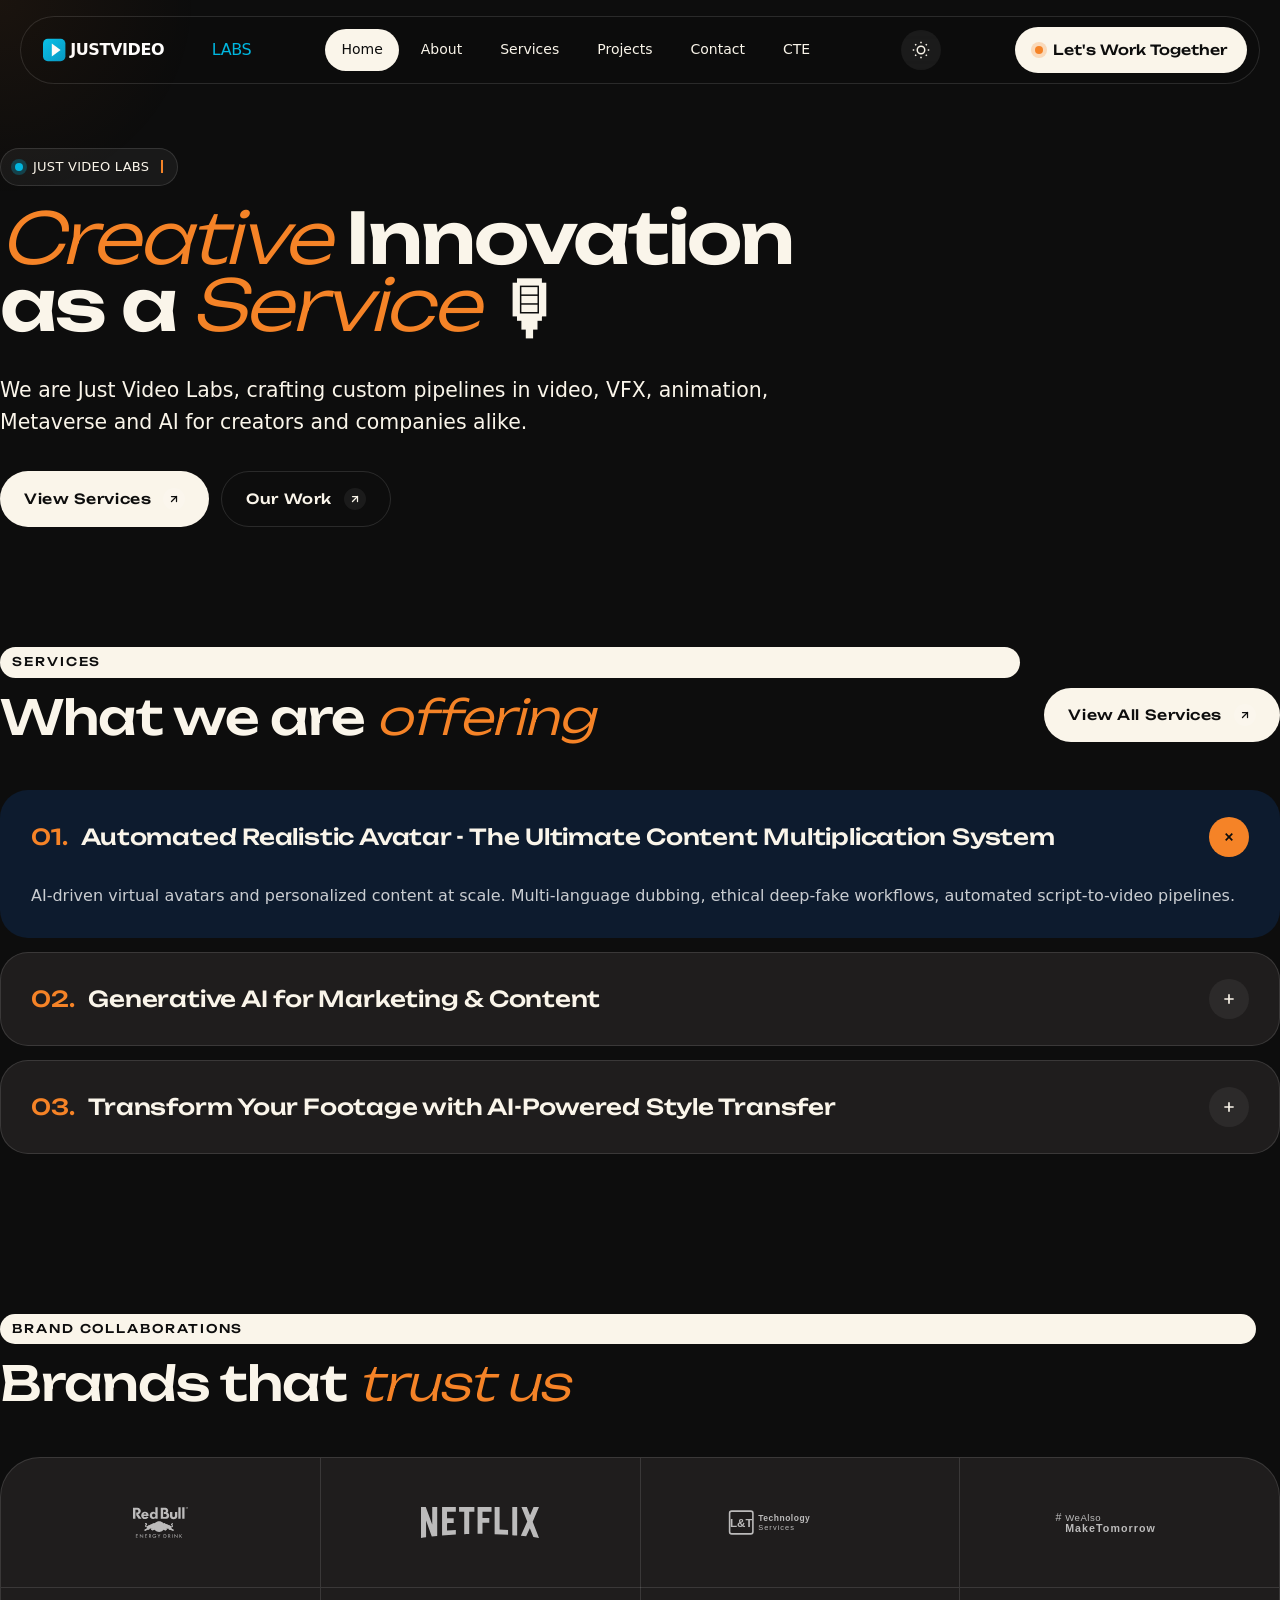
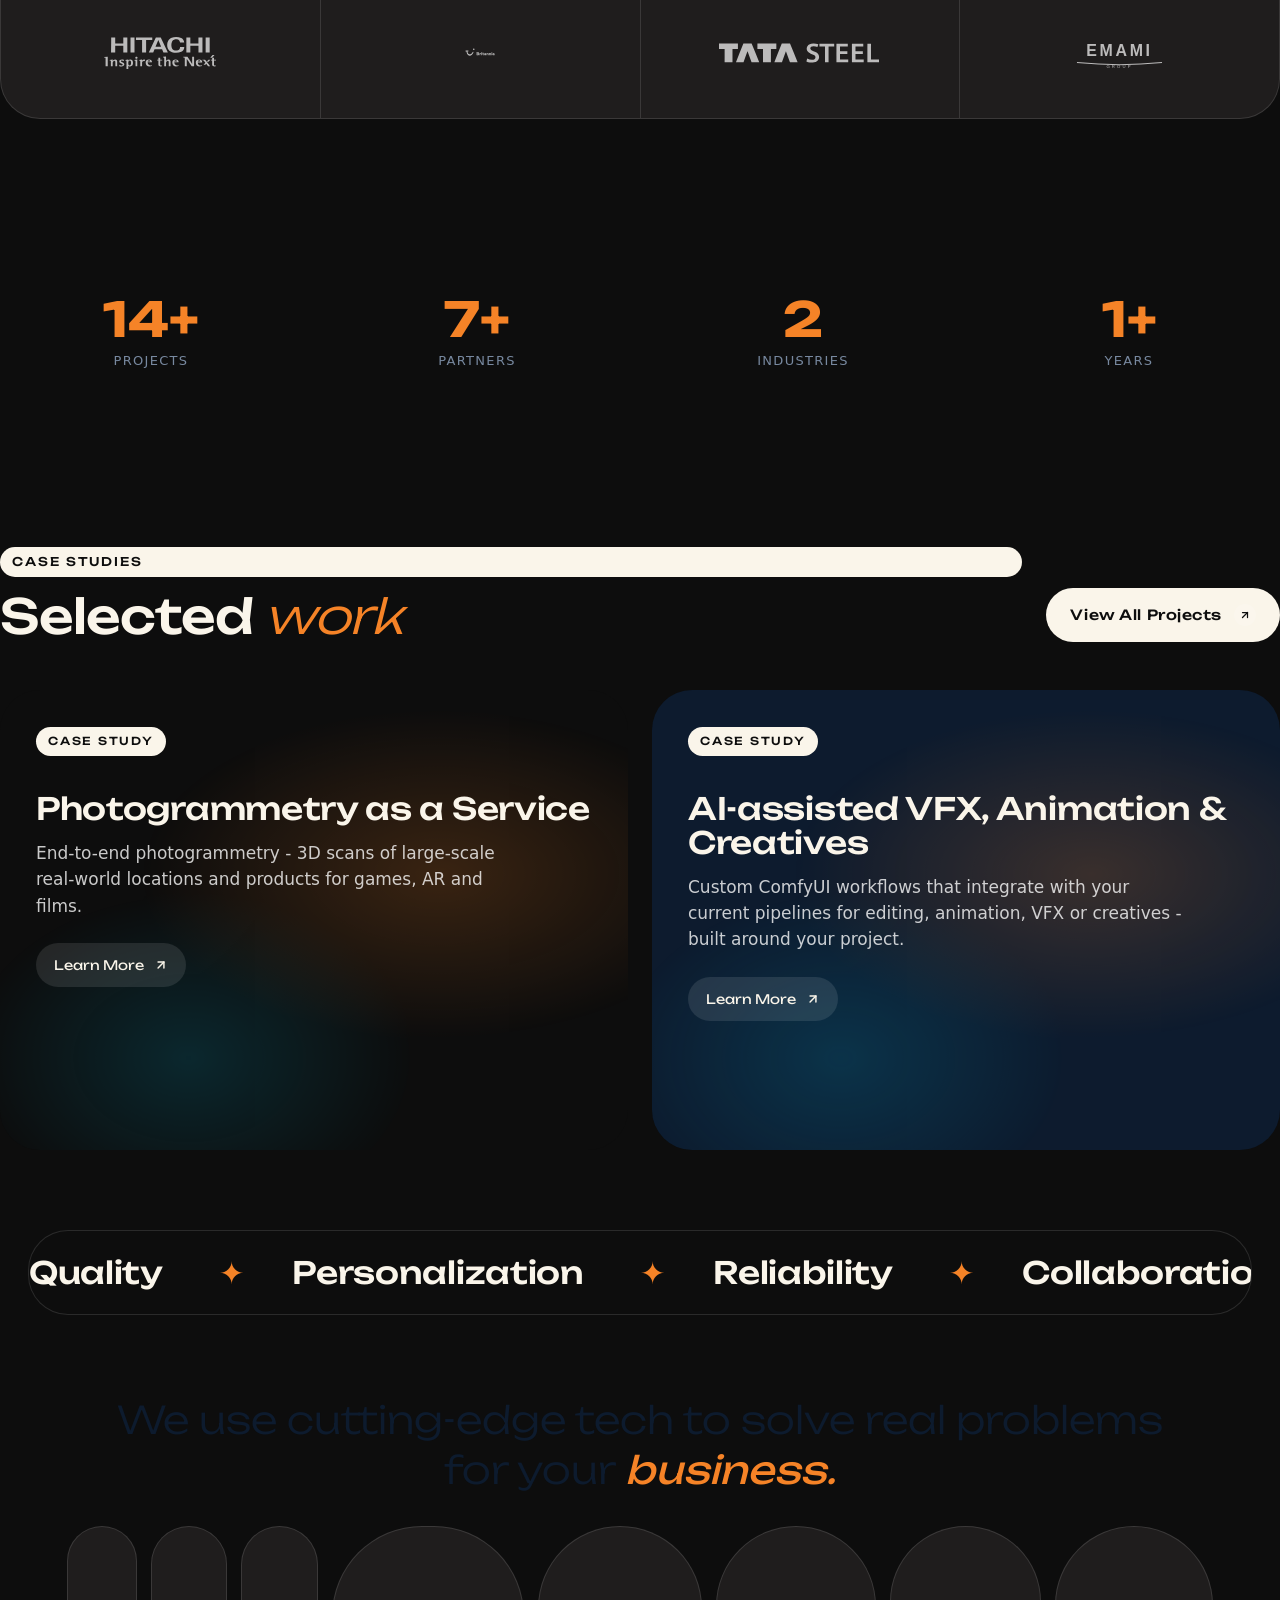
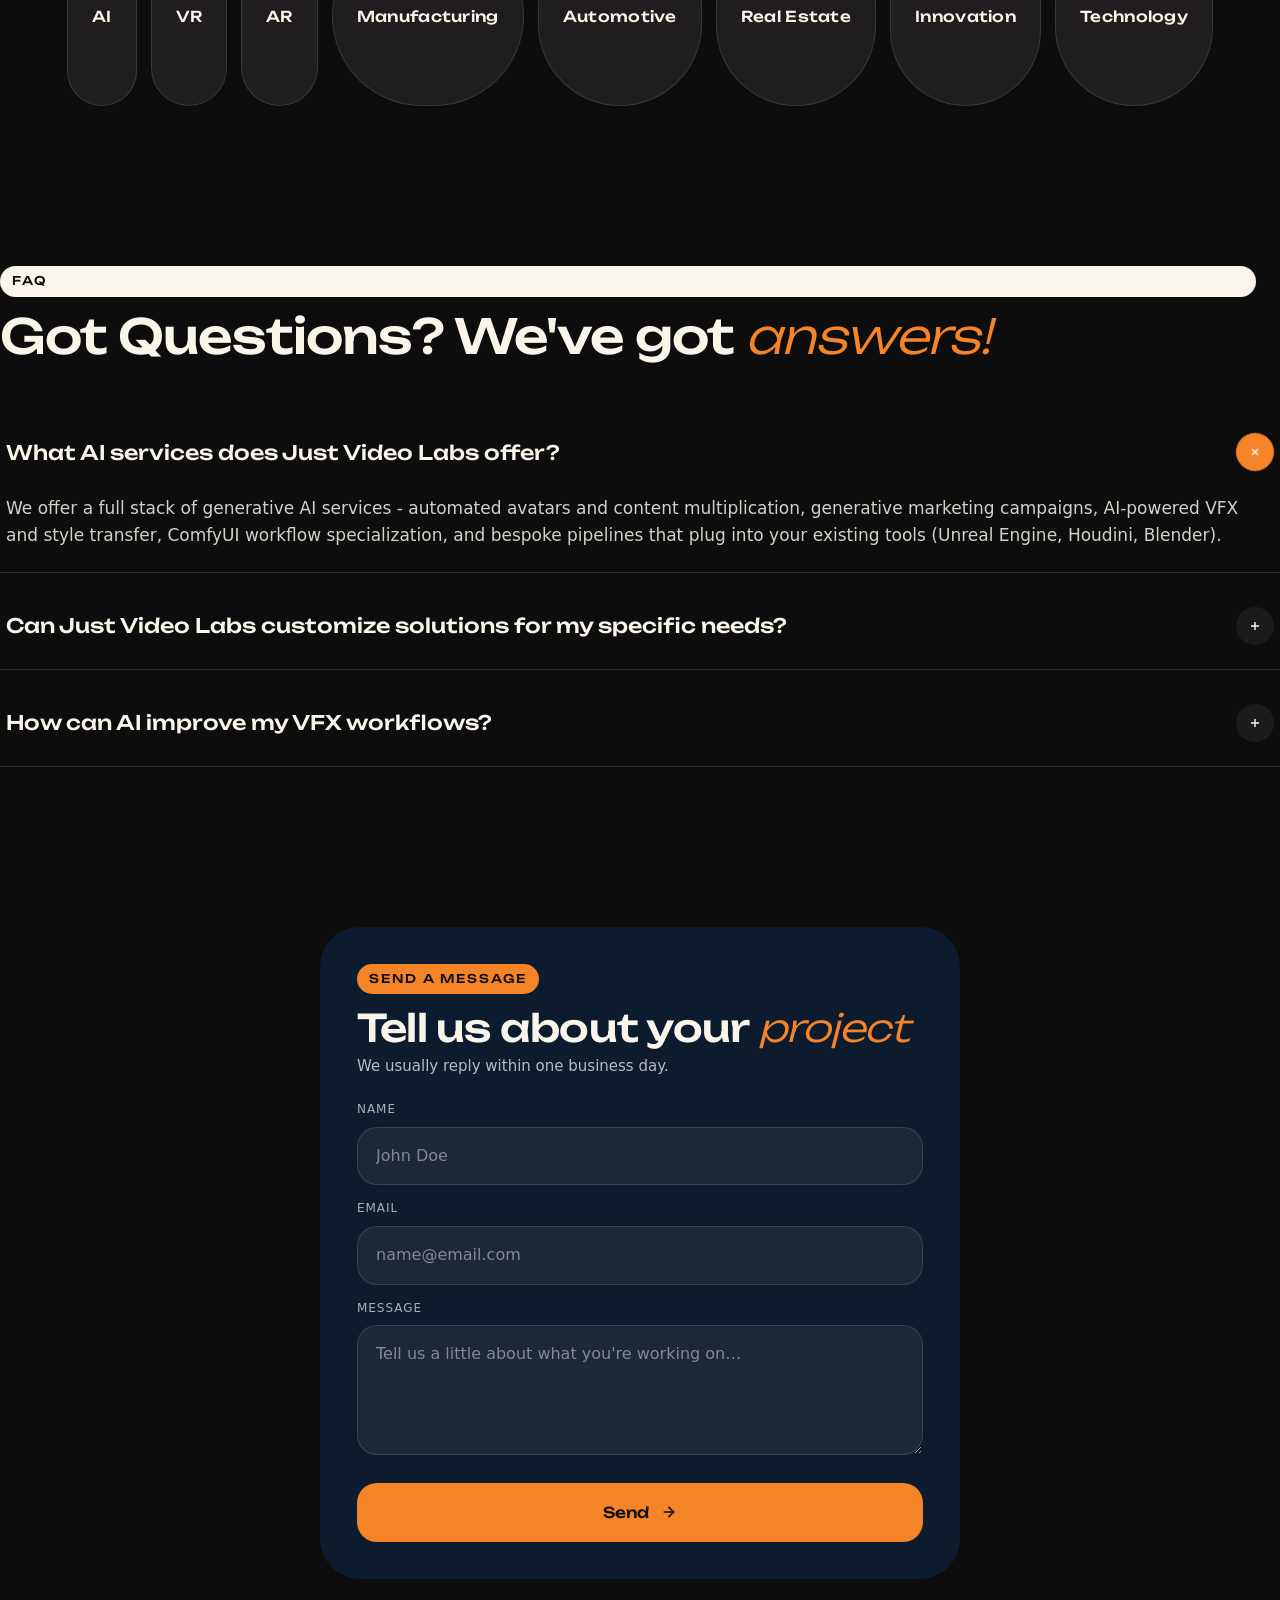
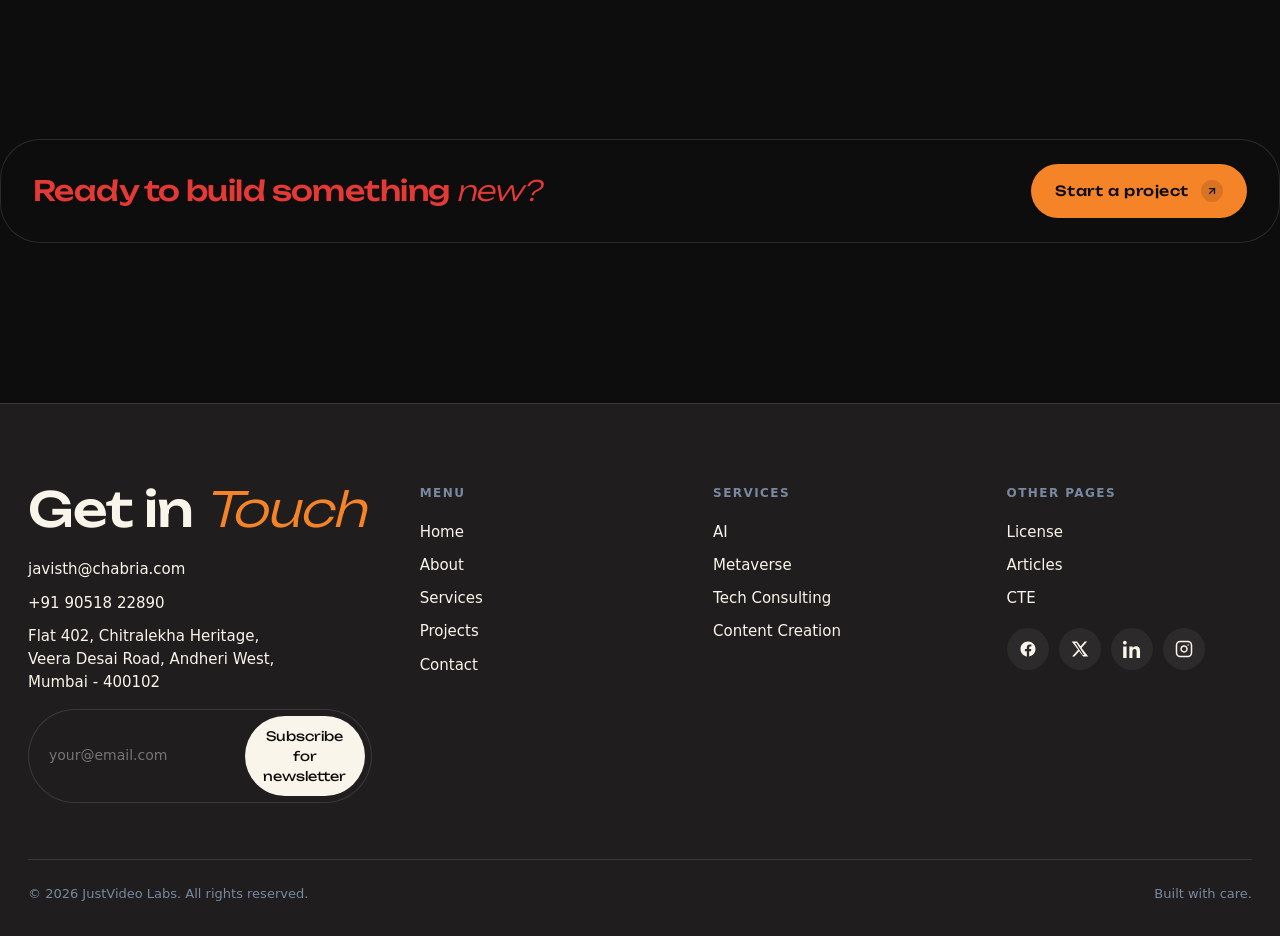
<file: index.html>
<!doctype html>
<html lang="en">
<head>
<meta charset="utf-8" />
<meta name="viewport" content="width=device-width,initial-scale=1" />
<title>JustVideo Labs - Creative Innovation as a Service</title>
<meta name="description" content="JustVideo Labs - crafting custom pipelines in video, VFX, animation, Metaverse and AI for creators and companies alike." />
<link rel="preconnect" href="https://fonts.googleapis.com" />
<link rel="preconnect" href="https://fonts.gstatic.com" crossorigin />
<link rel="stylesheet" href="https://fonts.googleapis.com/css2?family=Unbounded:wght@300;400;500;600;700&display=swap" />
<link rel="stylesheet" href="https://api.fontshare.com/v2/css?f[]=satoshi@300,400,500,700,900&display=swap" />
<link rel="stylesheet" href="style.css" />
<script>try{if(localStorage.getItem('theme')==='light')document.documentElement.setAttribute('data-theme','light')}catch(e){}</script>
</head>
<body>
<div class="cursor-glow" id="cursorGlow"></div>

<!-- HEADER -->
<header class="site-header">
  <nav class="nav" aria-label="Main">
    <a href="index.html" class="brand" aria-label="JustVideo Labs home"><img class="brand-logo" src="logo.svg" alt="JustVideo Labs" /></a>
    <ul class="nav-links">
      <li><a href="index.html" class="active">Home</a></li>
      <li><a href="about.html">About</a></li>
      <li><a href="genAiServices.html">Services</a></li>
      <li><a href="case-studies.html">Projects</a></li>
      <li><a href="contact-us.html">Contact</a></li>
      <li><a href="https://cte.justvideosstudios.com">CTE</a></li>
    </ul>
    <button class="theme-toggle" aria-label="Toggle theme"><svg class="icon-sun" viewBox="0 0 24 24" fill="none" stroke="currentColor" stroke-width="2"><circle cx="12" cy="12" r="5"/><path d="M12 1v2M12 21v2M4.22 4.22l1.42 1.42M18.36 18.36l1.42 1.42M1 12h2M21 12h2M4.22 19.78l1.42-1.42M18.36 5.64l1.42-1.42"/></svg><svg class="icon-moon" viewBox="0 0 24 24" fill="none" stroke="currentColor" stroke-width="2"><path d="M21 12.79A9 9 0 1 1 11.21 3 7 7 0 0 0 21 12.79z"/></svg></button>
    <a href="contact-us.html" class="nav-cta" data-magnet><span class="dot"></span>Let's Work Together</a>
    <button class="menu-btn" data-open-drawer aria-label="Open menu"><svg viewBox="0 0 24 24" width="20" height="20" fill="none" stroke="currentColor" stroke-width="2"><path d="M3 6h18M3 12h18M3 18h18"/></svg></button>
  </nav>
</header>

<!-- DRAWER -->
<div class="drawer" data-close-drawer>
  <div class="drawer-panel">
    <button class="drawer-close" data-close-drawer aria-label="Close menu"><svg viewBox="0 0 24 24" width="18" height="18" fill="none" stroke="currentColor" stroke-width="2"><path d="M18 6 6 18M6 6l12 12"/></svg></button>
    <button class="theme-toggle" aria-label="Toggle theme"><svg class="icon-sun" viewBox="0 0 24 24" fill="none" stroke="currentColor" stroke-width="2"><circle cx="12" cy="12" r="5"/><path d="M12 1v2M12 21v2M4.22 4.22l1.42 1.42M18.36 18.36l1.42 1.42M1 12h2M21 12h2M4.22 19.78l1.42-1.42M18.36 5.64l1.42-1.42"/></svg><svg class="icon-moon" viewBox="0 0 24 24" fill="none" stroke="currentColor" stroke-width="2"><path d="M21 12.79A9 9 0 1 1 11.21 3 7 7 0 0 0 21 12.79z"/></svg></button>
    <a href="index.html" class="active">Home</a>
    <a href="about.html">About</a>
    <a href="genAiServices.html">Services</a>
    <a href="case-studies.html">Projects</a>
    <a href="contact-us.html">Contact</a>
    <a href="https://cte.justvideosstudios.com">CTE</a>
  </div>
</div>

<!-- HERO -->
<section class="hero container">
  <span class="eyebrow reveal"><span class="pulse"></span> <span class="eyebrow-text" data-text="Just Video Labs"></span><span class="typing-cursor"></span></span>
  <h1 class="display reveal delay-1" data-parallax="0.03"><em>Creative</em> Innovation<br/>as a <em>Service</em> <span class="mic">🎙</span></h1>
  <p class="lead reveal delay-2">We are Just Video Labs, crafting custom pipelines in video, VFX, animation, Metaverse and AI for creators and companies alike.</p>
  <div class="reveal delay-3" style="margin-top:32px; display:flex; gap:12px; flex-wrap:wrap">
    <a href="genAiServices.html" class="btn btn-dark" data-magnet>View Services <span class="arrow"><svg width="12" height="12" viewBox="0 0 24 24" fill="none" stroke="currentColor" stroke-width="2.5" stroke-linecap="round" stroke-linejoin="round"><line x1="7" y1="17" x2="17" y2="7"/><polyline points="7 7 17 7 17 17"/></svg></span></a>
    <a href="case-studies.html" class="btn btn-outline">Our Work <span class="arrow"><svg width="12" height="12" viewBox="0 0 24 24" fill="none" stroke="currentColor" stroke-width="2.5" stroke-linecap="round" stroke-linejoin="round"><line x1="7" y1="17" x2="17" y2="7"/><polyline points="7 7 17 7 17 17"/></svg></span></a>
  </div>
</section>

<!-- SERVICES SECTION -->
<section class="section container">
  <div class="section-head reveal">
    <div class="l">
      <span class="section-tag">SERVICES</span>
      <h2 class="h2-display">What we are <em>offering</em></h2>
    </div>
    <a href="genAiServices.html" class="btn btn-dark" data-magnet>View All Services <span class="arrow"><svg width="12" height="12" viewBox="0 0 24 24" fill="none" stroke="currentColor" stroke-width="2.5" stroke-linecap="round" stroke-linejoin="round"><line x1="7" y1="17" x2="17" y2="7"/><polyline points="7 7 17 7 17 17"/></svg></span></a>
  </div>

  <div class="service-list reveal" data-accordion="single">
    <div class="service-item open" data-accordion-item>
      <div class="service-summary" data-accordion-summary>
        <span><span class="num">01.</span>Automated Realistic Avatar - The Ultimate Content Multiplication System</span>
        <span class="toggle"><svg width="16" height="16" viewBox="0 0 24 24" fill="none" stroke="currentColor" stroke-width="2.5"><path d="M12 5v14M5 12h14"/></svg></span>
      </div>
      <div class="service-body">AI-driven virtual avatars and personalized content at scale. Multi-language dubbing, ethical deep-fake workflows, automated script-to-video pipelines.</div>
    </div>
    <div class="service-item" data-accordion-item>
      <div class="service-summary" data-accordion-summary>
        <span><span class="num">02.</span>Generative AI for Marketing &amp; Content</span>
        <span class="toggle"><svg width="16" height="16" viewBox="0 0 24 24" fill="none" stroke="currentColor" stroke-width="2.5"><path d="M12 5v14M5 12h14"/></svg></span>
      </div>
      <div class="service-body">From concept to delivery - generative campaigns, on-brand creative variations, and rapid iteration powered by tailored ComfyUI workflows.</div>
    </div>
    <div class="service-item" data-accordion-item>
      <div class="service-summary" data-accordion-summary>
        <span><span class="num">03.</span>Transform Your Footage with AI-Powered Style Transfer</span>
        <span class="toggle"><svg width="16" height="16" viewBox="0 0 24 24" fill="none" stroke="currentColor" stroke-width="2.5"><path d="M12 5v14M5 12h14"/></svg></span>
      </div>
      <div class="service-body">Restyle, enhance and extend footage with ControlNet-driven pipelines. Frame-consistent results for film, advertising and social.</div>
    </div>
  </div>
</section>

<!-- BRANDS -->
<section class="section container">
  <div class="section-head reveal">
    <div class="l">
      <span class="section-tag">BRAND COLLABORATIONS</span>
      <h2 class="h2-display">Brands that <em>trust us</em></h2>
    </div>
  </div>
  <div class="brand-grid reveal">
    <div class="brand-cell" data-tilt><img class="brand-logo-img" src="assets/brands/redbull.svg" alt="Red Bull" /></div>
    <div class="brand-cell" data-tilt><img class="brand-logo-img" src="assets/brands/netflix.svg" alt="Netflix" /></div>
    <div class="brand-cell" data-tilt><img class="brand-logo-img" src="assets/brands/lnt-tech.svg" alt="L&amp;T Technology Services" /></div>
    <div class="brand-cell" data-tilt><img class="brand-logo-img" src="assets/brands/we-also-make-tomorrow.svg" alt="#WeAlsoMakeTomorrow" /></div>
    <div class="brand-cell" data-tilt><img class="brand-logo-img" src="assets/brands/hitachi.svg" alt="Hitachi" /></div>
    <div class="brand-cell" data-tilt><img class="brand-logo-img" src="assets/brands/britannia.svg" alt="Britannia" /></div>
    <div class="brand-cell" data-tilt><img class="brand-logo-img" src="assets/brands/tata-steel.svg" alt="Tata Steel" /></div>
    <div class="brand-cell" data-tilt><img class="brand-logo-img" src="assets/brands/emami.svg" alt="Emami Group" /></div>
  </div>
</section>

<!-- STATS -->
<section class="section section--tight-top container">
  <div class="stats-grid reveal-scale">
    <div class="stat-item"><div class="stat-number" data-count="50" data-suffix="+">0+</div><div class="stat-label">Projects</div></div>
    <div class="stat-item"><div class="stat-number" data-count="25" data-suffix="+">0+</div><div class="stat-label">Partners</div></div>
    <div class="stat-item"><div class="stat-number" data-count="8" data-suffix="">0</div><div class="stat-label">Industries</div></div>
    <div class="stat-item"><div class="stat-number" data-count="5" data-suffix="+">0+</div><div class="stat-label">Years</div></div>
  </div>
</section>

<!-- CASE STUDIES -->
<section class="section section--tight-top container">
  <div class="section-head reveal">
    <div class="l">
      <span class="section-tag">CASE STUDIES</span>
      <h2 class="h2-display">Selected <em>work</em></h2>
    </div>
    <a href="case-studies.html" class="btn btn-dark" data-magnet>View All Projects <span class="arrow"><svg width="12" height="12" viewBox="0 0 24 24" fill="none" stroke="currentColor" stroke-width="2.5" stroke-linecap="round" stroke-linejoin="round"><line x1="7" y1="17" x2="17" y2="7"/><polyline points="7 7 17 7 17 17"/></svg></span></a>
  </div>

  <div class="case-grid">
    <article class="case-card reveal" data-tilt>
      <div class="case-thumb"></div>
      <div class="inner">
        <span class="card-tag">CASE STUDY</span>
        <h3>Photogrammetry as a Service</h3>
        <p>End-to-end photogrammetry - 3D scans of large-scale real-world locations and products for games, AR and films.</p>
        <a class="cs-cta" href="https://youtu.be/G9JSmVhQxPU?si=fysokXyckxL3kdY3" target="_blank" rel="noopener">Learn More <svg width="14" height="14" viewBox="0 0 24 24" fill="none" stroke="currentColor" stroke-width="2.5" stroke-linecap="round" stroke-linejoin="round"><line x1="7" y1="17" x2="17" y2="7"/><polyline points="7 7 17 7 17 17"/></svg></a>
      </div>
    </article>

    <article class="case-card alt reveal delay-1" data-tilt>
      <div class="case-thumb"></div>
      <div class="inner">
        <span class="card-tag">CASE STUDY</span>
        <h3>AI-assisted VFX, Animation &amp; Creatives</h3>
        <p>Custom ComfyUI workflows that integrate with your current pipelines for editing, animation, VFX or creatives - built around your project.</p>
        <a class="cs-cta" href="https://comfyworkflows.com/workflows/ac9518ab-5a76-4a53-8df0-cd97e98779f5" target="_blank" rel="noopener">Learn More <svg width="14" height="14" viewBox="0 0 24 24" fill="none" stroke="currentColor" stroke-width="2.5" stroke-linecap="round" stroke-linejoin="round"><line x1="7" y1="17" x2="17" y2="7"/><polyline points="7 7 17 7 17 17"/></svg></a>
      </div>
    </article>
  </div>
</section>

<!-- VALUES TICKER -->
<section class="container reveal">
  <div class="ticker">
    <div class="marquee-track">
      <span class="marquee-item">Quality</span><span class="marquee-item">Personalization</span><span class="marquee-item">Reliability</span><span class="marquee-item">Collaboration</span><span class="marquee-item">Innovation</span><span class="marquee-item">Customer Focus</span><span class="marquee-item">Long-Term Relationships</span><span class="marquee-item">Positive Experience</span><span class="marquee-item">Trustworthiness</span><span class="marquee-item">Passion</span><span class="marquee-item">Customer Support</span>
      <span class="marquee-item">Quality</span><span class="marquee-item">Personalization</span><span class="marquee-item">Reliability</span><span class="marquee-item">Collaboration</span><span class="marquee-item">Innovation</span><span class="marquee-item">Customer Focus</span><span class="marquee-item">Long-Term Relationships</span><span class="marquee-item">Positive Experience</span><span class="marquee-item">Trustworthiness</span><span class="marquee-item">Passion</span><span class="marquee-item">Customer Support</span>
    </div>
  </div>
</section>

<!-- COMMITMENT -->
<section class="section container">
  <p class="lead reveal" style="font-family:var(--font-display); font-weight:300; font-size:clamp(22px, 3vw, 38px); line-height:1.3; color:var(--forest); max-width:32ch; text-align:center; margin:0 auto">
    We use cutting-edge tech to solve real problems for your <em style="color:var(--orange); font-weight:400">business.</em>
  </p>
  <div class="bubble-wrap reveal">
    <span class="bubble">AI</span>
    <span class="bubble">VR</span>
    <span class="bubble">AR</span>
    <span class="bubble">Manufacturing</span>
    <span class="bubble">Automotive</span>
    <span class="bubble">Real Estate</span>
    <span class="bubble">Innovation</span>
    <span class="bubble">Technology</span>
  </div>
</section>

<!-- FAQ -->
<section class="section container">
  <div class="section-head reveal">
    <div class="l">
      <span class="section-tag">FAQ</span>
      <h2 class="h2-display">Got Questions? We've got <em>answers!</em></h2>
    </div>
  </div>
  <div class="faq-list reveal" data-accordion="single">
    <div class="faq-item open" data-accordion-item>
      <div class="faq-summary" data-accordion-summary><span>What AI services does Just Video Labs offer?</span><span class="toggle"><svg width="14" height="14" viewBox="0 0 24 24" fill="none" stroke="currentColor" stroke-width="2.5"><path d="M12 5v14M5 12h14"/></svg></span></div>
      <div class="faq-body">We offer a full stack of generative AI services - automated avatars and content multiplication, generative marketing campaigns, AI-powered VFX and style transfer, ComfyUI workflow specialization, and bespoke pipelines that plug into your existing tools (Unreal Engine, Houdini, Blender).</div>
    </div>
    <div class="faq-item" data-accordion-item>
      <div class="faq-summary" data-accordion-summary><span>Can Just Video Labs customize solutions for my specific needs?</span><span class="toggle"><svg width="14" height="14" viewBox="0 0 24 24" fill="none" stroke="currentColor" stroke-width="2.5"><path d="M12 5v14M5 12h14"/></svg></span></div>
      <div class="faq-body">Always. Every engagement starts with a discovery phase to understand your business goals, brand, and current pipeline - then we design AI modules that slot in cleanly rather than forcing a rebuild.</div>
    </div>
    <div class="faq-item" data-accordion-item>
      <div class="faq-summary" data-accordion-summary><span>How can AI improve my VFX workflows?</span><span class="toggle"><svg width="14" height="14" viewBox="0 0 24 24" fill="none" stroke="currentColor" stroke-width="2.5"><path d="M12 5v14M5 12h14"/></svg></span></div>
      <div class="faq-body">By compressing iteration cycles. AI handles look-dev variations, frame-extension on imperfect plates, lip-sync and dub matching, and style-consistent restyling - so artists spend their time on the creative calls, not the manual grind.</div>
    </div>
  </div>
</section>

<!-- CONTACT -->
<section class="section container">
  <div class="card form-card reveal" style="max-width:640px; margin:0 auto">
    <span class="section-tag" style="background:var(--orange); color:var(--ink)">SEND A MESSAGE</span>
    <h2 class="h2-display" style="color:var(--cream); font-size:clamp(28px, 3vw, 38px); margin-top:14px">Tell us about your <em>project</em></h2>
    <p class="lead" style="color:rgba(255,255,255,.7); font-size:15px">We usually reply within one business day.</p>
    <form class="form" data-demo>
      <div class="field"><label for="hname">Name</label><input class="input" id="hname" name="name" placeholder="John Doe" required /></div>
      <div class="field"><label for="hemail">Email</label><input class="input" type="email" id="hemail" name="email" placeholder="name@email.com" required /></div>
      <div class="field"><label for="hmsg">Message</label><textarea class="textarea" id="hmsg" name="message" placeholder="Tell us a little about what you're working on…" required></textarea></div>
      <button class="submit" type="submit">Send <svg viewBox="0 0 24 24" width="16" height="16" fill="none" stroke="currentColor" stroke-width="2.5" stroke-linecap="round" stroke-linejoin="round"><line x1="5" y1="12" x2="19" y2="12"/><polyline points="12 5 19 12 12 19"/></svg></button>
    </form>
  </div>
</section>

<section class="section container">
  <div class="cta-strip reveal">
    <h3>Ready to build something <em>new?</em></h3>
    <a class="btn btn-orange" href="contact-us.html" data-magnet>Start a project <span class="arrow"><svg width="12" height="12" viewBox="0 0 24 24" fill="none" stroke="currentColor" stroke-width="2.5" stroke-linecap="round" stroke-linejoin="round"><line x1="7" y1="17" x2="17" y2="7"/><polyline points="7 7 17 7 17 17"/></svg></span></a>
  </div>
</section>

<!-- FOOTER -->
<footer class="site-footer">
  <div class="container">
    <div class="footer-top">
      <div class="footer-brand">
        <h4>Get in <em>Touch</em></h4>
        <ul class="footer-contacts">
          <li><a href="mailto:javisth@chabria.com">javisth@chabria.com</a></li>
          <li><a href="tel:+919051822890">+91 90518 22890</a></li>
          <li>Flat 402, Chitralekha Heritage,<br/>Veera Desai Road, Andheri West,<br/>Mumbai - 400102</li>
        </ul>
        <form class="newsletter" data-newsletter>
          <input type="email" placeholder="your@email.com" required />
          <button type="submit">Subscribe for newsletter</button>
        </form>
      </div>
      <div class="footer-col">
        <h5>Menu</h5>
        <ul>
          <li><a href="index.html">Home</a></li>
          <li><a href="about.html">About</a></li>
          <li><a href="genAiServices.html">Services</a></li>
          <li><a href="case-studies.html">Projects</a></li>
          <li><a href="contact-us.html">Contact</a></li>
        </ul>
      </div>
      <div class="footer-col">
        <h5>Services</h5>
        <ul>
          <li><a href="genAiServices.html">AI</a></li>
          <li><a href="genAiServices.html">Metaverse</a></li>
          <li><a href="genAiServices.html">Tech Consulting</a></li>
          <li><a href="genAiServices.html">Content Creation</a></li>
        </ul>
      </div>
      <div class="footer-col">
        <h5>Other Pages</h5>
        <ul>
          <li><a href="licensed-assets.html">License</a></li>
          <li><a href="articles.html">Articles</a></li>
          <li><a href="https://cte.justvideosstudios.com">CTE</a></li>
        </ul>
        <div class="socials" style="margin-top:18px">
          <a class="social" href="https://facebook.com/justvideolabs" aria-label="Facebook"><svg viewBox="0 0 24 24" fill="currentColor"><path d="M22 12.07C22 6.48 17.52 2 12 2S2 6.48 2 12.07c0 5.05 3.66 9.24 8.44 10v-7.07h-2.54v-2.93h2.54V9.86c0-2.51 1.49-3.9 3.78-3.9 1.1 0 2.24.2 2.24.2v2.46h-1.26c-1.24 0-1.63.77-1.63 1.56v1.88h2.78l-.45 2.93h-2.33V22c4.78-.76 8.44-4.95 8.44-9.93z"/></svg></a>
          <a class="social" href="https://twitter.com/javishthchabria" aria-label="X"><svg viewBox="0 0 24 24" fill="currentColor"><path d="M18.244 2H21.5l-7.5 8.57L23 22h-6.844l-5.36-6.997L4.7 22H1.44l8.02-9.165L1 2h7.018l4.84 6.4zm-2.4 18h1.83L7.27 4H5.31z"/></svg></a>
          <a class="social" href="https://linkedin.com/in/javisth" aria-label="LinkedIn"><svg viewBox="0 0 24 24" fill="currentColor"><path d="M4.98 3.5C4.98 4.88 3.87 6 2.5 6S0 4.88 0 3.5 1.12 1 2.5 1s2.48 1.12 2.48 2.5zM.22 8.5h4.56V24H.22zM8.5 8.5h4.37v2.12h.06c.61-1.16 2.1-2.39 4.32-2.39 4.62 0 5.47 3.04 5.47 7v8.77h-4.56v-7.78c0-1.86-.03-4.25-2.59-4.25-2.59 0-2.99 2.02-2.99 4.11V24H8.5z"/></svg></a>
          <a class="social" href="https://www.instagram.com/justvideolabs/" aria-label="Instagram"><svg viewBox="0 0 24 24" fill="none" stroke="currentColor" stroke-width="2" stroke-linecap="round" stroke-linejoin="round"><rect x="2" y="2" width="20" height="20" rx="5"/><path d="M16 11.37A4 4 0 1 1 12.63 8 4 4 0 0 1 16 11.37z"/><line x1="17.5" y1="6.5" x2="17.51" y2="6.5"/></svg></a>
        </div>
      </div>
    </div>
    <div class="footer-bottom">
      <span>© <span data-year></span> JustVideo Labs. All rights reserved.</span>
      <span>Built with care.</span>
    </div>
  </div>
</footer>

<script src="main.js"></script>
</body>
</html>
</file>
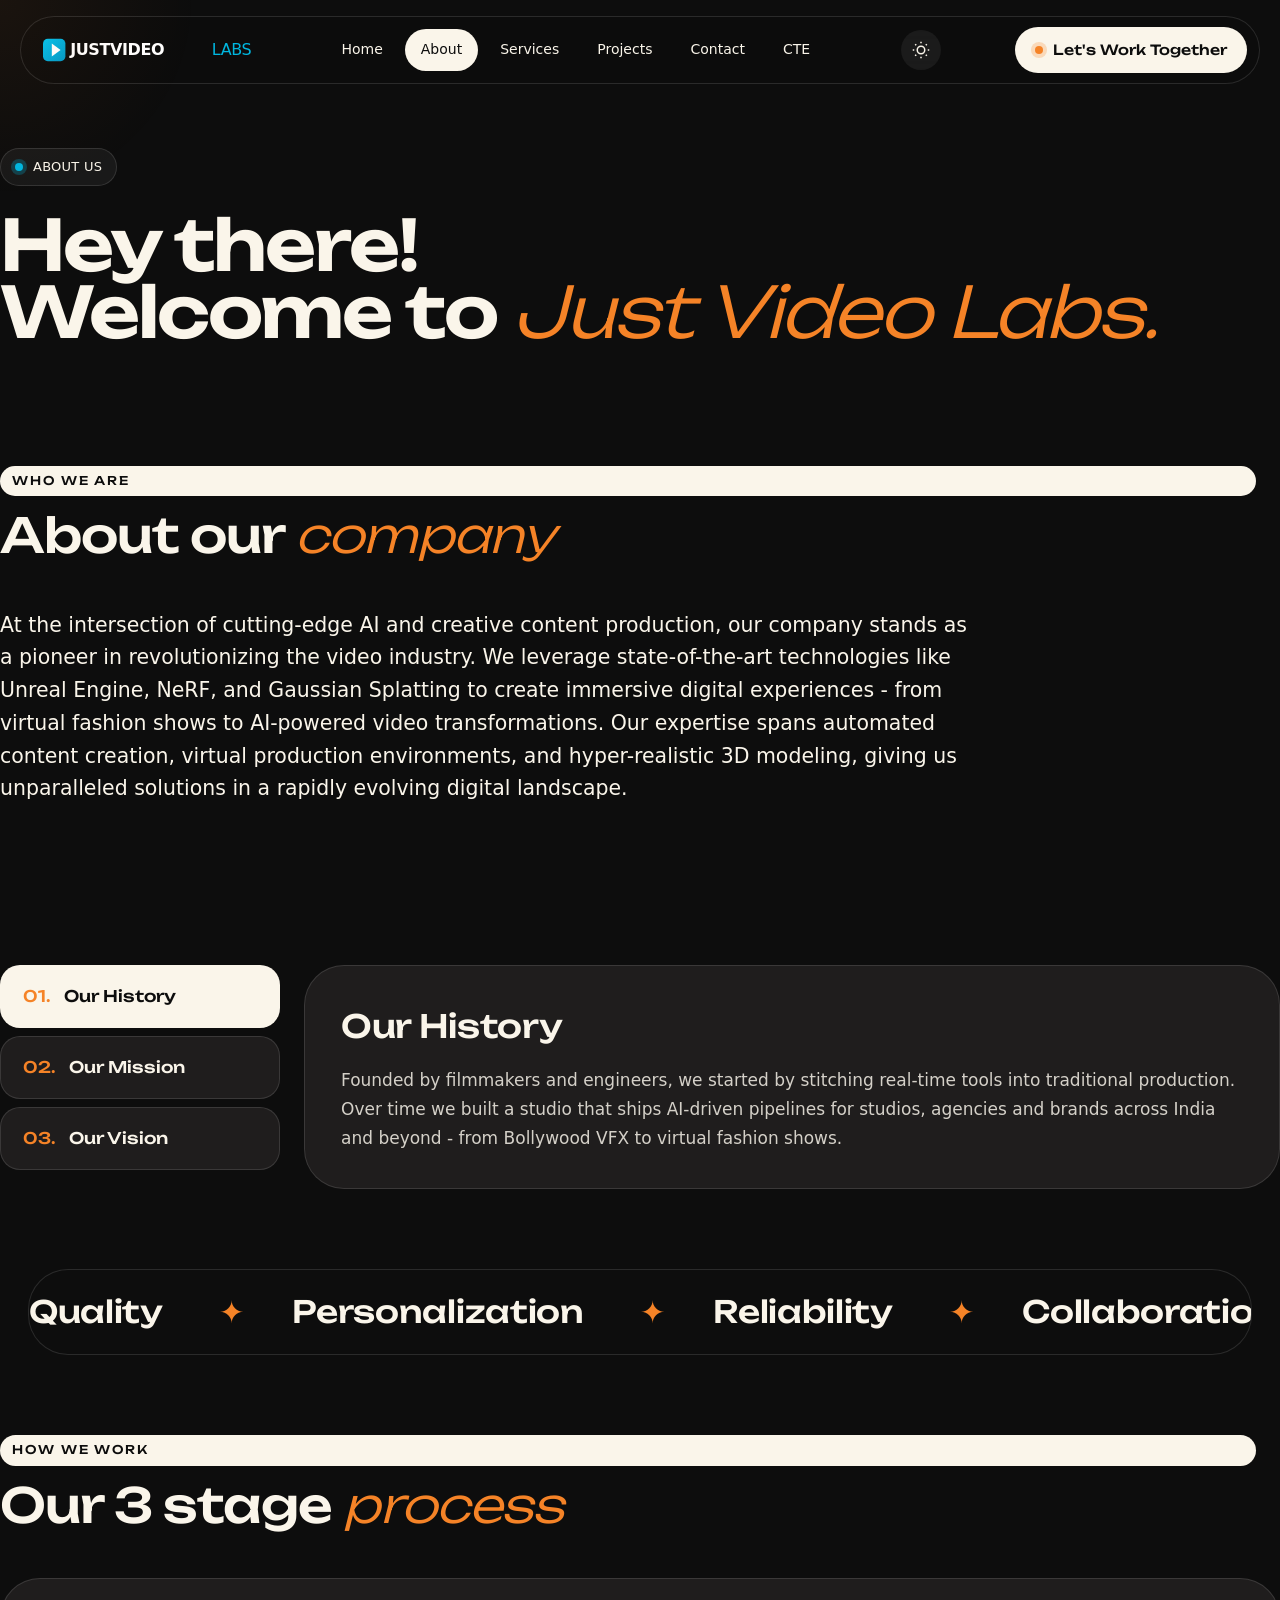
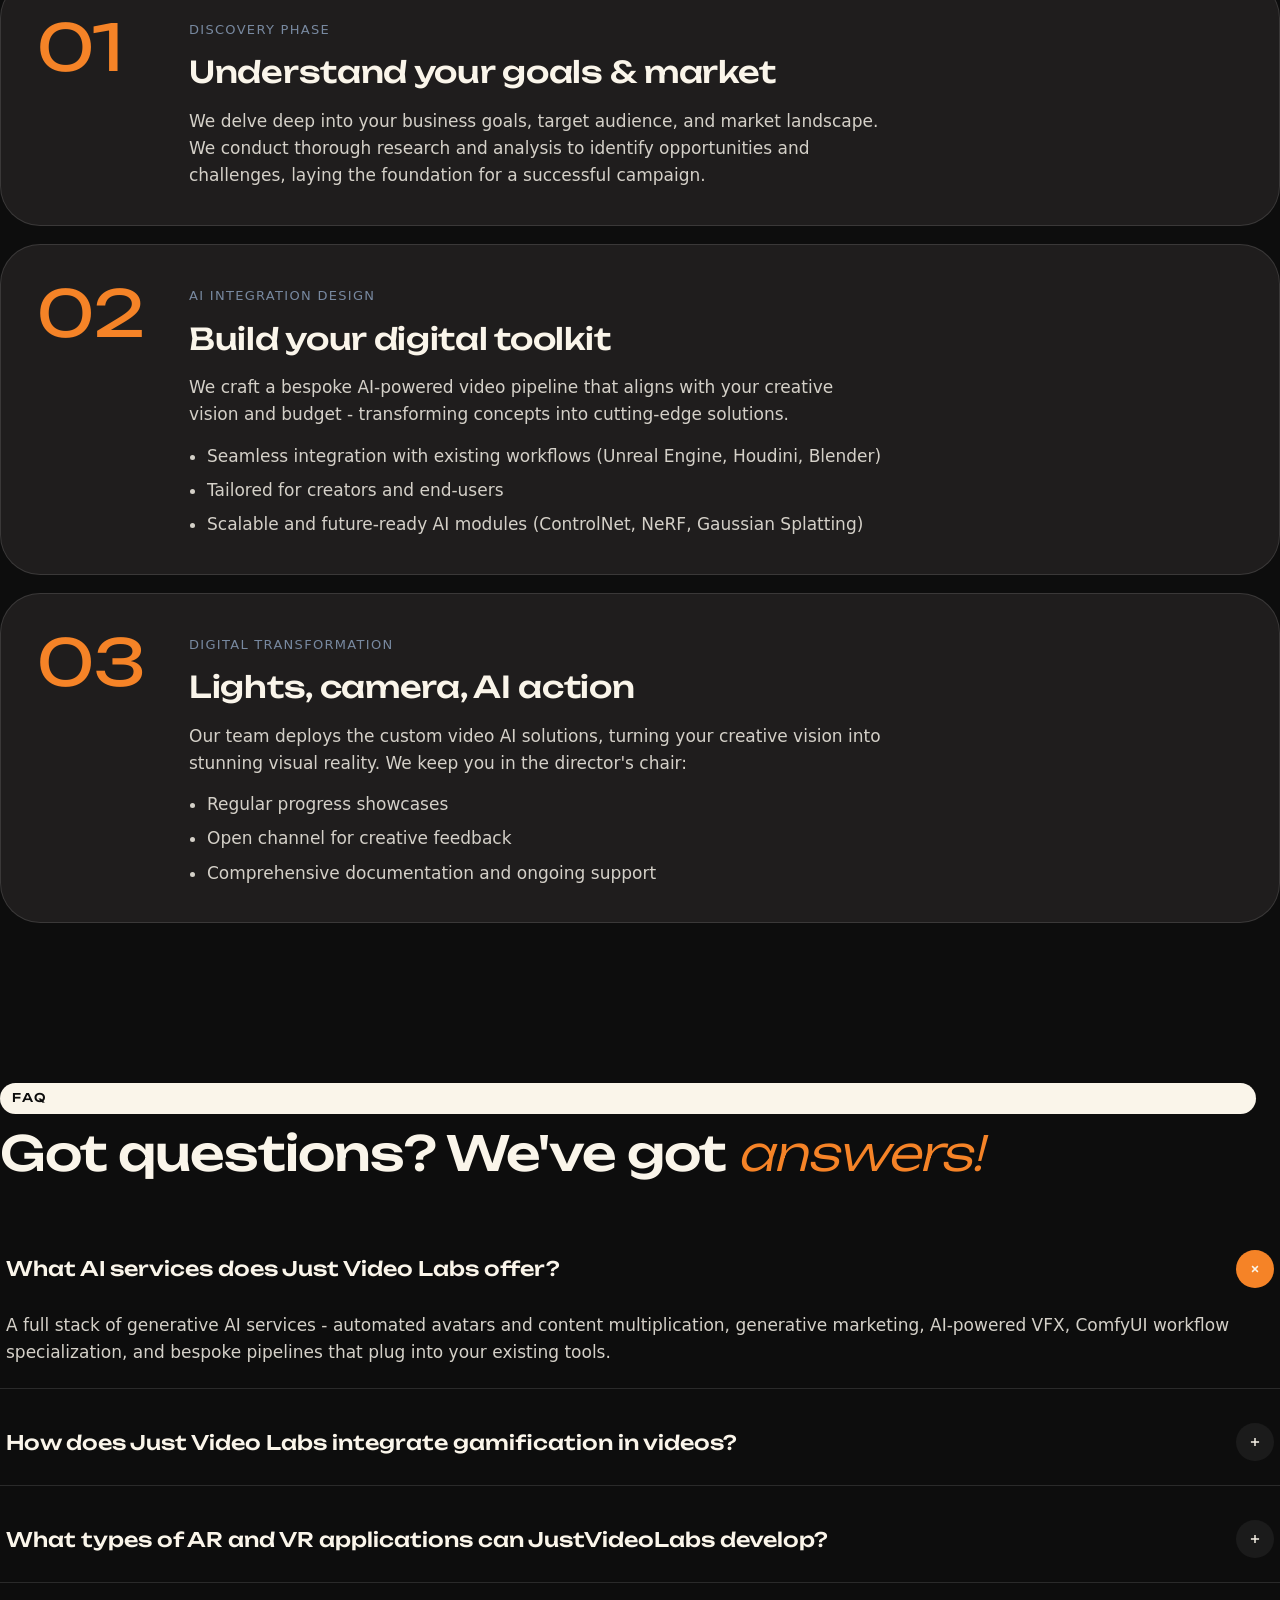
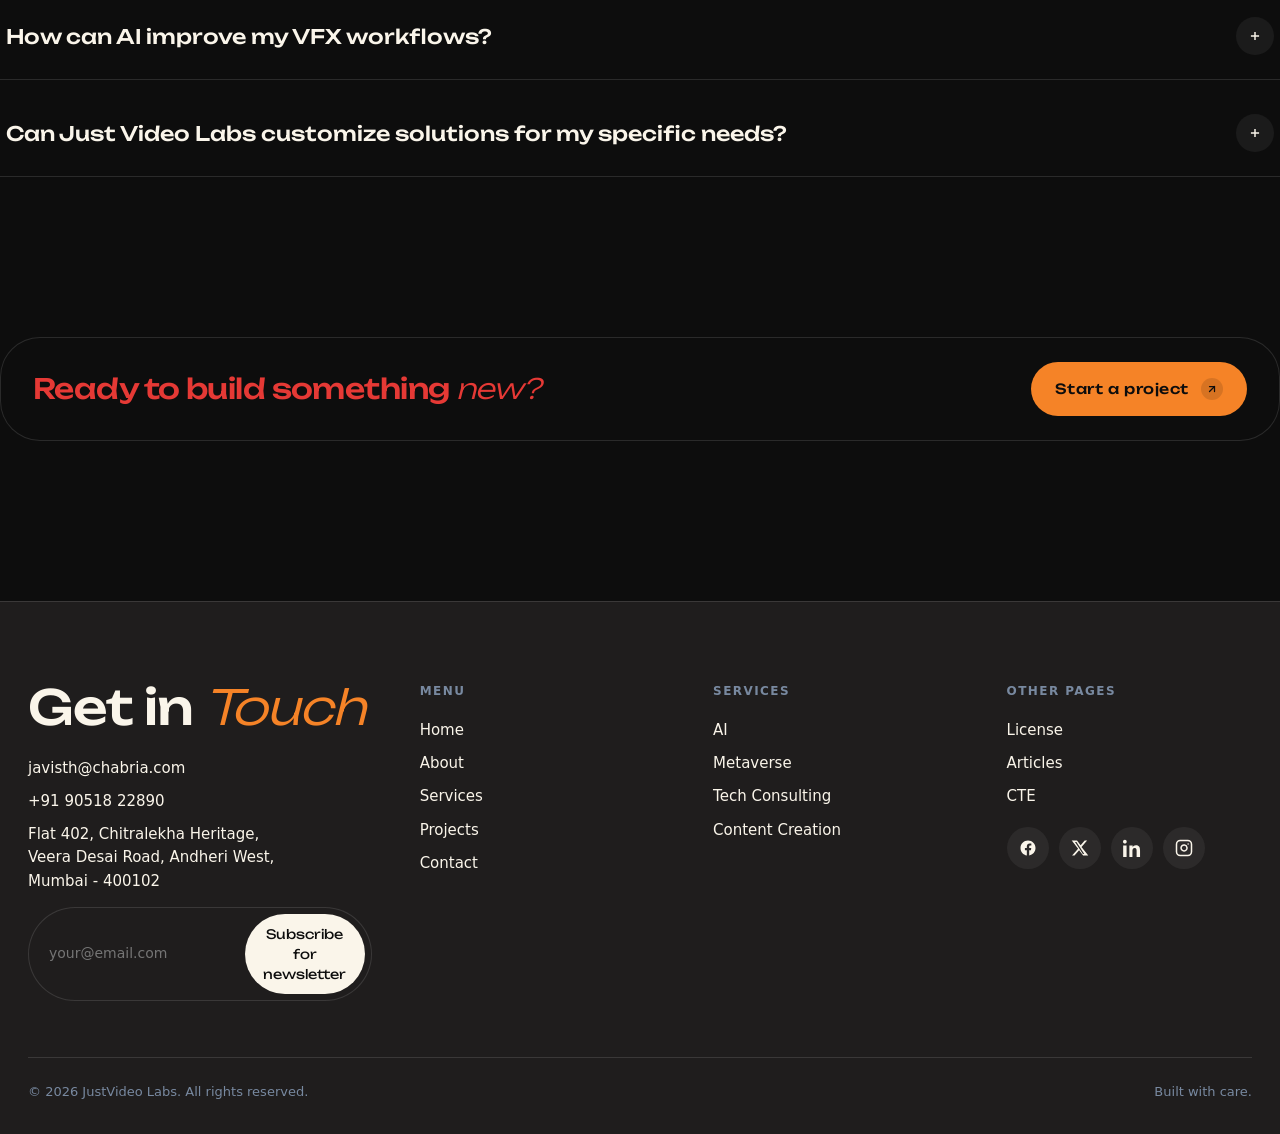
<file: about.html>
<!doctype html>
<html lang="en">
<head>
<meta charset="utf-8" />
<meta name="viewport" content="width=device-width,initial-scale=1" />
<title>About - JustVideo Labs</title>
<meta name="description" content="At the intersection of cutting-edge AI and creative content production, JustVideo Labs is revolutionizing the video industry." />
<link rel="preconnect" href="https://fonts.googleapis.com" />
<link rel="preconnect" href="https://fonts.gstatic.com" crossorigin />
<link rel="stylesheet" href="https://fonts.googleapis.com/css2?family=Unbounded:wght@300;400;500;600;700&display=swap" />
<link rel="stylesheet" href="https://api.fontshare.com/v2/css?f[]=satoshi@300,400,500,700,900&display=swap" />
<link rel="stylesheet" href="style.css" />
<script>try{if(localStorage.getItem('theme')==='light')document.documentElement.setAttribute('data-theme','light')}catch(e){}</script>
</head>
<body>
<div class="cursor-glow" id="cursorGlow"></div>

<header class="site-header">
  <nav class="nav" aria-label="Main">
    <a href="index.html" class="brand"><img class="brand-logo" src="logo.svg" alt="JustVideo Labs" /></a>
    <ul class="nav-links">
      <li><a href="index.html">Home</a></li>
      <li><a href="about.html" class="active">About</a></li>
      <li><a href="genAiServices.html">Services</a></li>
      <li><a href="case-studies.html">Projects</a></li>
      <li><a href="contact-us.html">Contact</a></li>
      <li><a href="https://cte.justvideosstudios.com">CTE</a></li>
    </ul>
    <button class="theme-toggle" aria-label="Toggle theme"><svg class="icon-sun" viewBox="0 0 24 24" fill="none" stroke="currentColor" stroke-width="2"><circle cx="12" cy="12" r="5"/><path d="M12 1v2M12 21v2M4.22 4.22l1.42 1.42M18.36 18.36l1.42 1.42M1 12h2M21 12h2M4.22 19.78l1.42-1.42M18.36 5.64l1.42-1.42"/></svg><svg class="icon-moon" viewBox="0 0 24 24" fill="none" stroke="currentColor" stroke-width="2"><path d="M21 12.79A9 9 0 1 1 11.21 3 7 7 0 0 0 21 12.79z"/></svg></button>
    <a href="contact-us.html" class="nav-cta" data-magnet><span class="dot"></span>Let's Work Together</a>
    <button class="menu-btn" data-open-drawer aria-label="Open menu"><svg viewBox="0 0 24 24" width="20" height="20" fill="none" stroke="currentColor" stroke-width="2"><path d="M3 6h18M3 12h18M3 18h18"/></svg></button>
  </nav>
</header>
<div class="drawer" data-close-drawer>
  <div class="drawer-panel">
    <button class="drawer-close" data-close-drawer aria-label="Close menu"><svg viewBox="0 0 24 24" width="18" height="18" fill="none" stroke="currentColor" stroke-width="2"><path d="M18 6 6 18M6 6l12 12"/></svg></button>
    <button class="theme-toggle" aria-label="Toggle theme"><svg class="icon-sun" viewBox="0 0 24 24" fill="none" stroke="currentColor" stroke-width="2"><circle cx="12" cy="12" r="5"/><path d="M12 1v2M12 21v2M4.22 4.22l1.42 1.42M18.36 18.36l1.42 1.42M1 12h2M21 12h2M4.22 19.78l1.42-1.42M18.36 5.64l1.42-1.42"/></svg><svg class="icon-moon" viewBox="0 0 24 24" fill="none" stroke="currentColor" stroke-width="2"><path d="M21 12.79A9 9 0 1 1 11.21 3 7 7 0 0 0 21 12.79z"/></svg></button>
    <a href="index.html">Home</a><a href="about.html" class="active">About</a><a href="genAiServices.html">Services</a><a href="case-studies.html">Projects</a><a href="contact-us.html">Contact</a><a href="https://cte.justvideosstudios.com">CTE</a>
  </div>
</div>

<section class="hero container">
  <span class="eyebrow reveal"><span class="pulse"></span> About us</span>
  <h1 class="display reveal delay-1">Hey there!<br/>Welcome to <em>Just Video Labs.</em></h1>
</section>

<section class="section container">
  <div class="section-head reveal">
    <div class="l">
      <span class="section-tag">WHO WE ARE</span>
      <h2 class="h2-display">About our <em>company</em></h2>
    </div>
  </div>
  <p class="lead reveal" style="font-size:clamp(18px, 1.6vw, 22px); max-width:75ch">At the intersection of cutting-edge AI and creative content production, our company stands as a pioneer in revolutionizing the video industry. We leverage state-of-the-art technologies like Unreal Engine, NeRF, and Gaussian Splatting to create immersive digital experiences - from virtual fashion shows to AI-powered video transformations. Our expertise spans automated content creation, virtual production environments, and hyper-realistic 3D modeling, giving us unparalleled solutions in a rapidly evolving digital landscape.</p>
</section>

<section class="section container">
  <div class="tabs reveal" data-tabs>
    <div class="tabs-nav">
      <button class="tab-btn active" data-tab="t1"><span class="num">01.</span>Our History</button>
      <button class="tab-btn" data-tab="t2"><span class="num">02.</span>Our Mission</button>
      <button class="tab-btn" data-tab="t3"><span class="num">03.</span>Our Vision</button>
    </div>
    <div>
      <div class="tab-panel active" data-panel="t1">
        <h3>Our History</h3>
        <p>Founded by filmmakers and engineers, we started by stitching real-time tools into traditional production. Over time we built a studio that ships AI-driven pipelines for studios, agencies and brands across India and beyond - from Bollywood VFX to virtual fashion shows.</p>
      </div>
      <div class="tab-panel" data-panel="t2">
        <h3>Our Mission</h3>
        <p>To turn the most demanding creative briefs into shippable systems. We design AI workflows that integrate with the tools teams already use - Unreal, Houdini, Blender, ComfyUI - so creative teams move faster without losing the craft.</p>
      </div>
      <div class="tab-panel" data-panel="t3">
        <h3>Our Vision</h3>
        <p>A world where every creator and company has a custom AI pipeline tuned to their voice and audience. We're building the toolkit, the academy, and the playbooks to make that real.</p>
      </div>
    </div>
  </div>
</section>

<section class="container reveal">
  <div class="ticker">
    <div class="marquee-track">
      <span class="marquee-item">Quality</span><span class="marquee-item">Personalization</span><span class="marquee-item">Reliability</span><span class="marquee-item">Collaboration</span><span class="marquee-item">Innovation</span><span class="marquee-item">Customer Focus</span><span class="marquee-item">Long-Term Relationships</span><span class="marquee-item">Positive Experience</span><span class="marquee-item">Trustworthiness</span><span class="marquee-item">Passion</span><span class="marquee-item">Customer Support</span>
      <span class="marquee-item">Quality</span><span class="marquee-item">Personalization</span><span class="marquee-item">Reliability</span><span class="marquee-item">Collaboration</span><span class="marquee-item">Innovation</span><span class="marquee-item">Customer Focus</span><span class="marquee-item">Long-Term Relationships</span><span class="marquee-item">Positive Experience</span><span class="marquee-item">Trustworthiness</span><span class="marquee-item">Passion</span><span class="marquee-item">Customer Support</span>
    </div>
  </div>
</section>

<section class="section container">
  <div class="section-head reveal">
    <div class="l">
      <span class="section-tag">HOW WE WORK</span>
      <h2 class="h2-display">Our 3 stage <em>process</em></h2>
    </div>
  </div>

  <div class="steps">
    <div class="step reveal">
      <div class="step-num">01</div>
      <div>
        <span class="meta">Discovery Phase</span>
        <h3 style="margin-top:8px">Understand your goals &amp; market</h3>
        <p>We delve deep into your business goals, target audience, and market landscape. We conduct thorough research and analysis to identify opportunities and challenges, laying the foundation for a successful campaign.</p>
      </div>
      <span></span>
    </div>

    <div class="step reveal delay-1">
      <div class="step-num">02</div>
      <div>
        <span class="meta">AI Integration Design</span>
        <h3 style="margin-top:8px">Build your digital toolkit</h3>
        <p>We craft a bespoke AI-powered video pipeline that aligns with your creative vision and budget - transforming concepts into cutting-edge solutions.</p>
        <ul>
          <li>Seamless integration with existing workflows (Unreal Engine, Houdini, Blender)</li>
          <li>Tailored for creators and end-users</li>
          <li>Scalable and future-ready AI modules (ControlNet, NeRF, Gaussian Splatting)</li>
        </ul>
      </div>
      <span></span>
    </div>

    <div class="step reveal delay-2">
      <div class="step-num">03</div>
      <div>
        <span class="meta">Digital Transformation</span>
        <h3 style="margin-top:8px">Lights, camera, AI action</h3>
        <p>Our team deploys the custom video AI solutions, turning your creative vision into stunning visual reality. We keep you in the director's chair:</p>
        <ul>
          <li>Regular progress showcases</li>
          <li>Open channel for creative feedback</li>
          <li>Comprehensive documentation and ongoing support</li>
        </ul>
      </div>
      <span></span>
    </div>
  </div>
</section>

<section class="section container">
  <div class="section-head reveal">
    <div class="l">
      <span class="section-tag">FAQ</span>
      <h2 class="h2-display">Got questions? We've got <em>answers!</em></h2>
    </div>
  </div>
  <div class="faq-list reveal" data-accordion="single">
    <div class="faq-item open" data-accordion-item><div class="faq-summary" data-accordion-summary><span>What AI services does Just Video Labs offer?</span><span class="toggle"><svg width="14" height="14" viewBox="0 0 24 24" fill="none" stroke="currentColor" stroke-width="2.5"><path d="M12 5v14M5 12h14"/></svg></span></div><div class="faq-body">A full stack of generative AI services - automated avatars and content multiplication, generative marketing, AI-powered VFX, ComfyUI workflow specialization, and bespoke pipelines that plug into your existing tools.</div></div>
    <div class="faq-item" data-accordion-item><div class="faq-summary" data-accordion-summary><span>How does Just Video Labs integrate gamification in videos?</span><span class="toggle"><svg width="14" height="14" viewBox="0 0 24 24" fill="none" stroke="currentColor" stroke-width="2.5"><path d="M12 5v14M5 12h14"/></svg></span></div><div class="faq-body">By blending interactive 3D environments built in Unreal Engine with AI-driven branching narratives - viewers shape, replay or step into the story.</div></div>
    <div class="faq-item" data-accordion-item><div class="faq-summary" data-accordion-summary><span>What types of AR and VR applications can JustVideoLabs develop?</span><span class="toggle"><svg width="14" height="14" viewBox="0 0 24 24" fill="none" stroke="currentColor" stroke-width="2.5"><path d="M12 5v14M5 12h14"/></svg></span></div><div class="faq-body">Virtual showrooms, immersive product configurators, metaverse fashion shows, training simulations, AR try-on - built on Unreal, Unity, and WebXR.</div></div>
    <div class="faq-item" data-accordion-item><div class="faq-summary" data-accordion-summary><span>How can AI improve my VFX workflows?</span><span class="toggle"><svg width="14" height="14" viewBox="0 0 24 24" fill="none" stroke="currentColor" stroke-width="2.5"><path d="M12 5v14M5 12h14"/></svg></span></div><div class="faq-body">By compressing iteration cycles. AI handles look-dev variations, frame-extension, lip-sync and dub matching, and style-consistent restyling - artists spend their time on the creative calls.</div></div>
    <div class="faq-item" data-accordion-item><div class="faq-summary" data-accordion-summary><span>Can Just Video Labs customize solutions for my specific needs?</span><span class="toggle"><svg width="14" height="14" viewBox="0 0 24 24" fill="none" stroke="currentColor" stroke-width="2.5"><path d="M12 5v14M5 12h14"/></svg></span></div><div class="faq-body">Always. Every engagement starts with discovery - we design AI modules that slot into your pipeline cleanly rather than forcing a rebuild.</div></div>
  </div>
</section>

<section class="section container">
  <div class="cta-strip reveal">
    <h3>Ready to build something <em>new?</em></h3>
    <a class="btn btn-orange" href="contact-us.html" data-magnet>Start a project <span class="arrow"><svg width="12" height="12" viewBox="0 0 24 24" fill="none" stroke="currentColor" stroke-width="2.5" stroke-linecap="round" stroke-linejoin="round"><line x1="7" y1="17" x2="17" y2="7"/><polyline points="7 7 17 7 17 17"/></svg></span></a>
  </div>
</section>

<footer class="site-footer">
  <div class="container">
    <div class="footer-top">
      <div class="footer-brand">
        <h4>Get in <em>Touch</em></h4>
        <ul class="footer-contacts">
          <li><a href="mailto:javisth@chabria.com">javisth@chabria.com</a></li>
          <li><a href="tel:+919051822890">+91 90518 22890</a></li>
          <li>Flat 402, Chitralekha Heritage,<br/>Veera Desai Road, Andheri West,<br/>Mumbai - 400102</li>
        </ul>
        <form class="newsletter" data-newsletter><input type="email" placeholder="your@email.com" required /><button type="submit">Subscribe for newsletter</button></form>
      </div>
      <div class="footer-col"><h5>Menu</h5><ul><li><a href="index.html">Home</a></li><li><a href="about.html">About</a></li><li><a href="genAiServices.html">Services</a></li><li><a href="case-studies.html">Projects</a></li><li><a href="contact-us.html">Contact</a></li></ul></div>
      <div class="footer-col"><h5>Services</h5><ul><li><a href="genAiServices.html">AI</a></li><li><a href="genAiServices.html">Metaverse</a></li><li><a href="genAiServices.html">Tech Consulting</a></li><li><a href="genAiServices.html">Content Creation</a></li></ul></div>
      <div class="footer-col"><h5>Other Pages</h5><ul><li><a href="licensed-assets.html">License</a></li><li><a href="articles.html">Articles</a></li><li><a href="https://cte.justvideosstudios.com">CTE</a></li></ul>
        <div class="socials" style="margin-top:18px"><a class="social" href="https://facebook.com/justvideolabs" aria-label="Facebook"><svg viewBox="0 0 24 24" fill="currentColor"><path d="M22 12.07C22 6.48 17.52 2 12 2S2 6.48 2 12.07c0 5.05 3.66 9.24 8.44 10v-7.07h-2.54v-2.93h2.54V9.86c0-2.51 1.49-3.9 3.78-3.9 1.1 0 2.24.2 2.24.2v2.46h-1.26c-1.24 0-1.63.77-1.63 1.56v1.88h2.78l-.45 2.93h-2.33V22c4.78-.76 8.44-4.95 8.44-9.93z"/></svg></a><a class="social" href="https://twitter.com/javishthchabria" aria-label="X"><svg viewBox="0 0 24 24" fill="currentColor"><path d="M18.244 2H21.5l-7.5 8.57L23 22h-6.844l-5.36-6.997L4.7 22H1.44l8.02-9.165L1 2h7.018l4.84 6.4zm-2.4 18h1.83L7.27 4H5.31z"/></svg></a><a class="social" href="https://linkedin.com/in/javisth" aria-label="LinkedIn"><svg viewBox="0 0 24 24" fill="currentColor"><path d="M4.98 3.5C4.98 4.88 3.87 6 2.5 6S0 4.88 0 3.5 1.12 1 2.5 1s2.48 1.12 2.48 2.5zM.22 8.5h4.56V24H.22zM8.5 8.5h4.37v2.12h.06c.61-1.16 2.1-2.39 4.32-2.39 4.62 0 5.47 3.04 5.47 7v8.77h-4.56v-7.78c0-1.86-.03-4.25-2.59-4.25-2.59 0-2.99 2.02-2.99 4.11V24H8.5z"/></svg></a><a class="social" href="https://www.instagram.com/justvideolabs/" aria-label="Instagram"><svg viewBox="0 0 24 24" fill="none" stroke="currentColor" stroke-width="2" stroke-linecap="round" stroke-linejoin="round"><rect x="2" y="2" width="20" height="20" rx="5"/><path d="M16 11.37A4 4 0 1 1 12.63 8 4 4 0 0 1 16 11.37z"/><line x1="17.5" y1="6.5" x2="17.51" y2="6.5"/></svg></a></div>
      </div>
    </div>
    <div class="footer-bottom"><span>© <span data-year></span> JustVideo Labs. All rights reserved.</span><span>Built with care.</span></div>
  </div>
</footer>
<script src="main.js"></script>
</body>
</html>
</file>
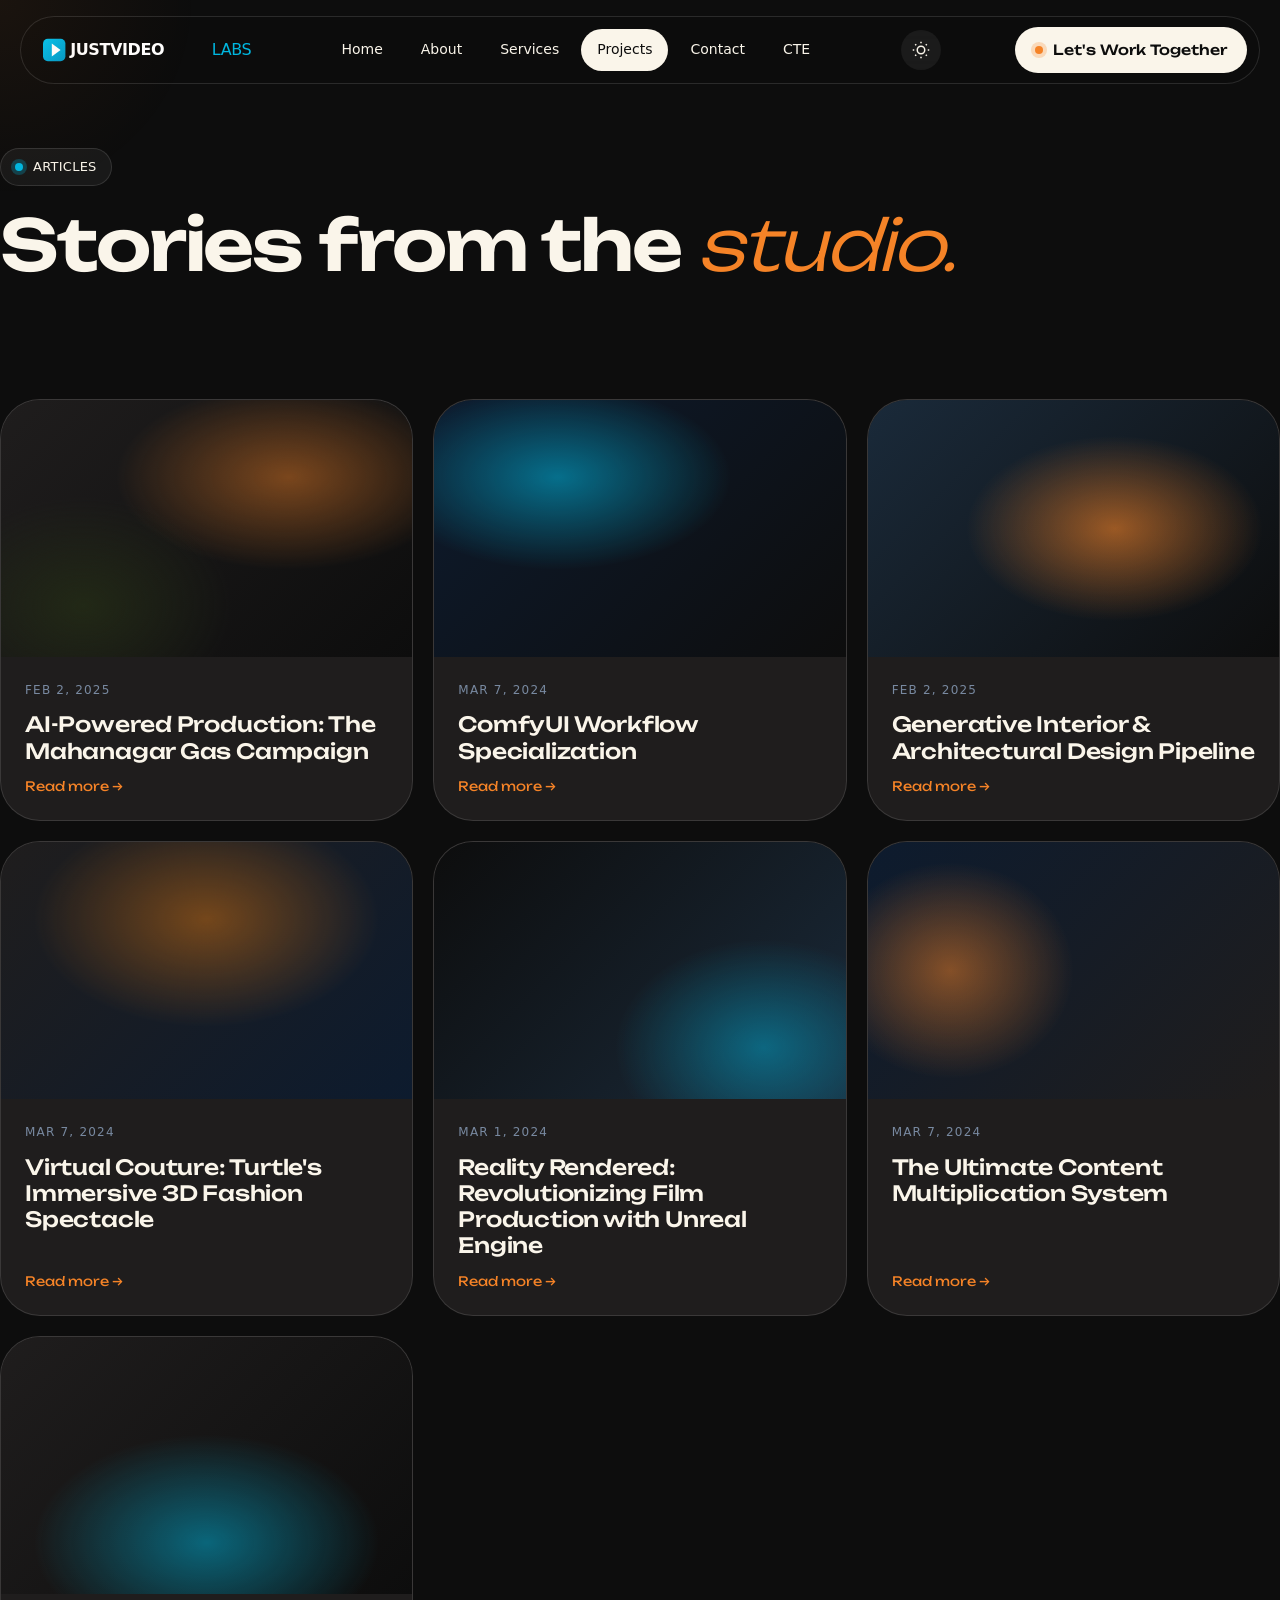
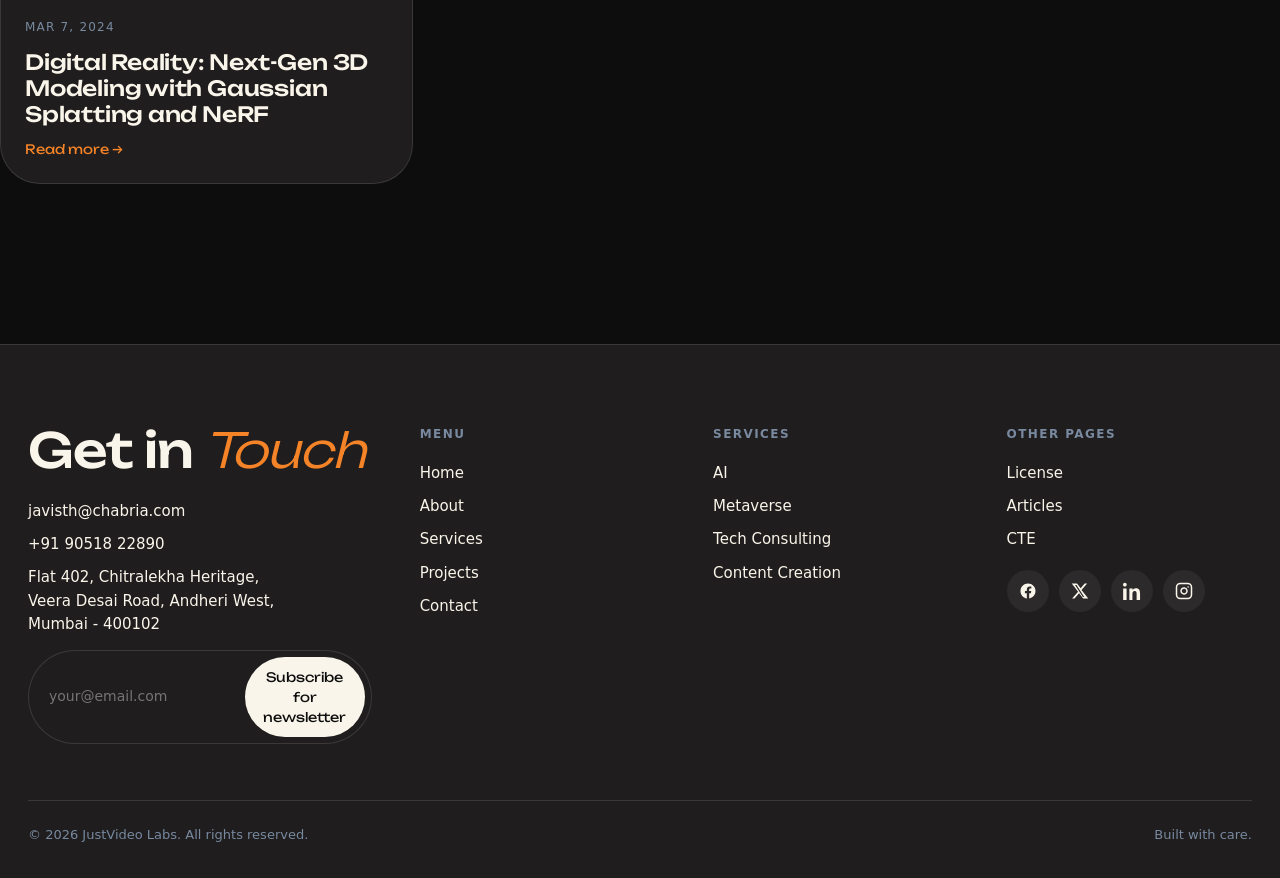
<file: articles.html>
<!doctype html>
<html lang="en">
<head>
<meta charset="utf-8" />
<meta name="viewport" content="width=device-width,initial-scale=1" />
<title>Articles - JustVideo Labs</title>
<link rel="preconnect" href="https://fonts.googleapis.com" />
<link rel="preconnect" href="https://fonts.gstatic.com" crossorigin />
<link rel="stylesheet" href="https://fonts.googleapis.com/css2?family=Unbounded:wght@300;400;500;600;700&display=swap" />
<link rel="stylesheet" href="https://api.fontshare.com/v2/css?f[]=satoshi@300,400,500,700,900&display=swap" />
<link rel="stylesheet" href="style.css" />
<script>try{if(localStorage.getItem('theme')==='light')document.documentElement.setAttribute('data-theme','light')}catch(e){}</script>
</head>
<body>
<div class="cursor-glow" id="cursorGlow"></div>

<header class="site-header">
  <nav class="nav" aria-label="Main">
    <a href="index.html" class="brand"><img class="brand-logo" src="logo.svg" alt="JustVideo Labs" /></a>
    <ul class="nav-links">
      <li><a href="index.html">Home</a></li>
      <li><a href="about.html">About</a></li>
      <li><a href="genAiServices.html">Services</a></li>
      <li><a href="case-studies.html" class="active">Projects</a></li>
      <li><a href="contact-us.html">Contact</a></li>
      <li><a href="https://cte.justvideosstudios.com">CTE</a></li>
    </ul>
    <button class="theme-toggle" aria-label="Toggle theme"><svg class="icon-sun" viewBox="0 0 24 24" fill="none" stroke="currentColor" stroke-width="2"><circle cx="12" cy="12" r="5"/><path d="M12 1v2M12 21v2M4.22 4.22l1.42 1.42M18.36 18.36l1.42 1.42M1 12h2M21 12h2M4.22 19.78l1.42-1.42M18.36 5.64l1.42-1.42"/></svg><svg class="icon-moon" viewBox="0 0 24 24" fill="none" stroke="currentColor" stroke-width="2"><path d="M21 12.79A9 9 0 1 1 11.21 3 7 7 0 0 0 21 12.79z"/></svg></button>
    <a href="contact-us.html" class="nav-cta" data-magnet><span class="dot"></span>Let's Work Together</a>
    <button class="menu-btn" data-open-drawer aria-label="Open menu"><svg viewBox="0 0 24 24" width="20" height="20" fill="none" stroke="currentColor" stroke-width="2"><path d="M3 6h18M3 12h18M3 18h18"/></svg></button>
  </nav>
</header>
<div class="drawer" data-close-drawer><div class="drawer-panel"><button class="drawer-close" data-close-drawer><svg viewBox="0 0 24 24" width="18" height="18" fill="none" stroke="currentColor" stroke-width="2"><path d="M18 6 6 18M6 6l12 12"/></svg></button>
    <button class="theme-toggle" aria-label="Toggle theme"><svg class="icon-sun" viewBox="0 0 24 24" fill="none" stroke="currentColor" stroke-width="2"><circle cx="12" cy="12" r="5"/><path d="M12 1v2M12 21v2M4.22 4.22l1.42 1.42M18.36 18.36l1.42 1.42M1 12h2M21 12h2M4.22 19.78l1.42-1.42M18.36 5.64l1.42-1.42"/></svg><svg class="icon-moon" viewBox="0 0 24 24" fill="none" stroke="currentColor" stroke-width="2"><path d="M21 12.79A9 9 0 1 1 11.21 3 7 7 0 0 0 21 12.79z"/></svg></button><a href="index.html">Home</a><a href="about.html">About</a><a href="genAiServices.html">Services</a><a href="case-studies.html" class="active">Projects</a><a href="contact-us.html">Contact</a><a href="https://cte.justvideosstudios.com">CTE</a></div></div>

<section class="hero container">
  <span class="eyebrow reveal"><span class="pulse"></span> Articles</span>
  <h1 class="display reveal delay-1">Stories from the <em>studio.</em></h1>
</section>

<section class="section container">
  <div class="article-grid">
    <a href="ai-powered-production-the-mahanagar-gas-campaign.html" class="article-card reveal"><div class="article-thumb"></div><div class="body"><span class="meta">Feb 2, 2025</span><h3>AI-Powered Production: The Mahanagar Gas Campaign</h3><span class="more">Read more →</span></div></a>
    <a href="reality-reimagined-ai-powered-video-transformation.html" class="article-card reveal delay-1"><div class="article-thumb t2"></div><div class="body"><span class="meta">Mar 7, 2024</span><h3>ComfyUI Workflow Specialization</h3><span class="more">Read more →</span></div></a>
    <a href="generative-interior-architectural-design-pipeline.html" class="article-card reveal delay-2"><div class="article-thumb t3"></div><div class="body"><span class="meta">Feb 2, 2025</span><h3>Generative Interior &amp; Architectural Design Pipeline</h3><span class="more">Read more →</span></div></a>
    <a href="metaverse-fashion-show.html" class="article-card reveal"><div class="article-thumb t4"></div><div class="body"><span class="meta">Mar 7, 2024</span><h3>Virtual Couture: Turtle's Immersive 3D Fashion Spectacle</h3><span class="more">Read more →</span></div></a>
    <a href="reality-rendered-revolutionizing-film-production-with-unreal-engine.html" class="article-card reveal delay-1"><div class="article-thumb t5"></div><div class="body"><span class="meta">Mar 1, 2024</span><h3>Reality Rendered: Revolutionizing Film Production with Unreal Engine</h3><span class="more">Read more →</span></div></a>
    <a href="the-ultimate-content-multiplication-system.html" class="article-card reveal delay-2"><div class="article-thumb t6"></div><div class="body"><span class="meta">Mar 7, 2024</span><h3>The Ultimate Content Multiplication System</h3><span class="more">Read more →</span></div></a>
    <a href="digital-reality-next-gen-3d-modeling-with-gaussian-splatting-and-nerf.html" class="article-card reveal"><div class="article-thumb t7"></div><div class="body"><span class="meta">Mar 7, 2024</span><h3>Digital Reality: Next-Gen 3D Modeling with Gaussian Splatting and NeRF</h3><span class="more">Read more →</span></div></a>
  </div>
</section>

<footer class="site-footer">
  <div class="container">
    <div class="footer-top">
      <div class="footer-brand"><h4>Get in <em>Touch</em></h4><ul class="footer-contacts"><li><a href="mailto:javisth@chabria.com">javisth@chabria.com</a></li><li><a href="tel:+919051822890">+91 90518 22890</a></li><li>Flat 402, Chitralekha Heritage,<br/>Veera Desai Road, Andheri West,<br/>Mumbai - 400102</li></ul><form class="newsletter" data-newsletter><input type="email" placeholder="your@email.com" required /><button type="submit">Subscribe for newsletter</button></form></div>
      <div class="footer-col"><h5>Menu</h5><ul><li><a href="index.html">Home</a></li><li><a href="about.html">About</a></li><li><a href="genAiServices.html">Services</a></li><li><a href="case-studies.html">Projects</a></li><li><a href="contact-us.html">Contact</a></li></ul></div>
      <div class="footer-col"><h5>Services</h5><ul><li><a href="genAiServices.html">AI</a></li><li><a href="genAiServices.html">Metaverse</a></li><li><a href="genAiServices.html">Tech Consulting</a></li><li><a href="genAiServices.html">Content Creation</a></li></ul></div>
      <div class="footer-col"><h5>Other Pages</h5><ul><li><a href="licensed-assets.html">License</a></li><li><a href="articles.html">Articles</a></li><li><a href="https://cte.justvideosstudios.com">CTE</a></li></ul><div class="socials" style="margin-top:18px"><a class="social" href="https://facebook.com/justvideolabs" aria-label="Facebook"><svg viewBox="0 0 24 24" fill="currentColor"><path d="M22 12.07C22 6.48 17.52 2 12 2S2 6.48 2 12.07c0 5.05 3.66 9.24 8.44 10v-7.07h-2.54v-2.93h2.54V9.86c0-2.51 1.49-3.9 3.78-3.9 1.1 0 2.24.2 2.24.2v2.46h-1.26c-1.24 0-1.63.77-1.63 1.56v1.88h2.78l-.45 2.93h-2.33V22c4.78-.76 8.44-4.95 8.44-9.93z"/></svg></a><a class="social" href="https://twitter.com/javishthchabria" aria-label="X"><svg viewBox="0 0 24 24" fill="currentColor"><path d="M18.244 2H21.5l-7.5 8.57L23 22h-6.844l-5.36-6.997L4.7 22H1.44l8.02-9.165L1 2h7.018l4.84 6.4zm-2.4 18h1.83L7.27 4H5.31z"/></svg></a><a class="social" href="https://linkedin.com/in/javisth" aria-label="LinkedIn"><svg viewBox="0 0 24 24" fill="currentColor"><path d="M4.98 3.5C4.98 4.88 3.87 6 2.5 6S0 4.88 0 3.5 1.12 1 2.5 1s2.48 1.12 2.48 2.5zM.22 8.5h4.56V24H.22zM8.5 8.5h4.37v2.12h.06c.61-1.16 2.1-2.39 4.32-2.39 4.62 0 5.47 3.04 5.47 7v8.77h-4.56v-7.78c0-1.86-.03-4.25-2.59-4.25-2.59 0-2.99 2.02-2.99 4.11V24H8.5z"/></svg></a><a class="social" href="https://www.instagram.com/justvideolabs/" aria-label="Instagram"><svg viewBox="0 0 24 24" fill="none" stroke="currentColor" stroke-width="2" stroke-linecap="round" stroke-linejoin="round"><rect x="2" y="2" width="20" height="20" rx="5"/><path d="M16 11.37A4 4 0 1 1 12.63 8 4 4 0 0 1 16 11.37z"/><line x1="17.5" y1="6.5" x2="17.51" y2="6.5"/></svg></a></div></div>
    </div>
    <div class="footer-bottom"><span>© <span data-year></span> JustVideo Labs. All rights reserved.</span><span>Built with care.</span></div>
  </div>
</footer>
<script src="main.js"></script>
</body>
</html>
</file>
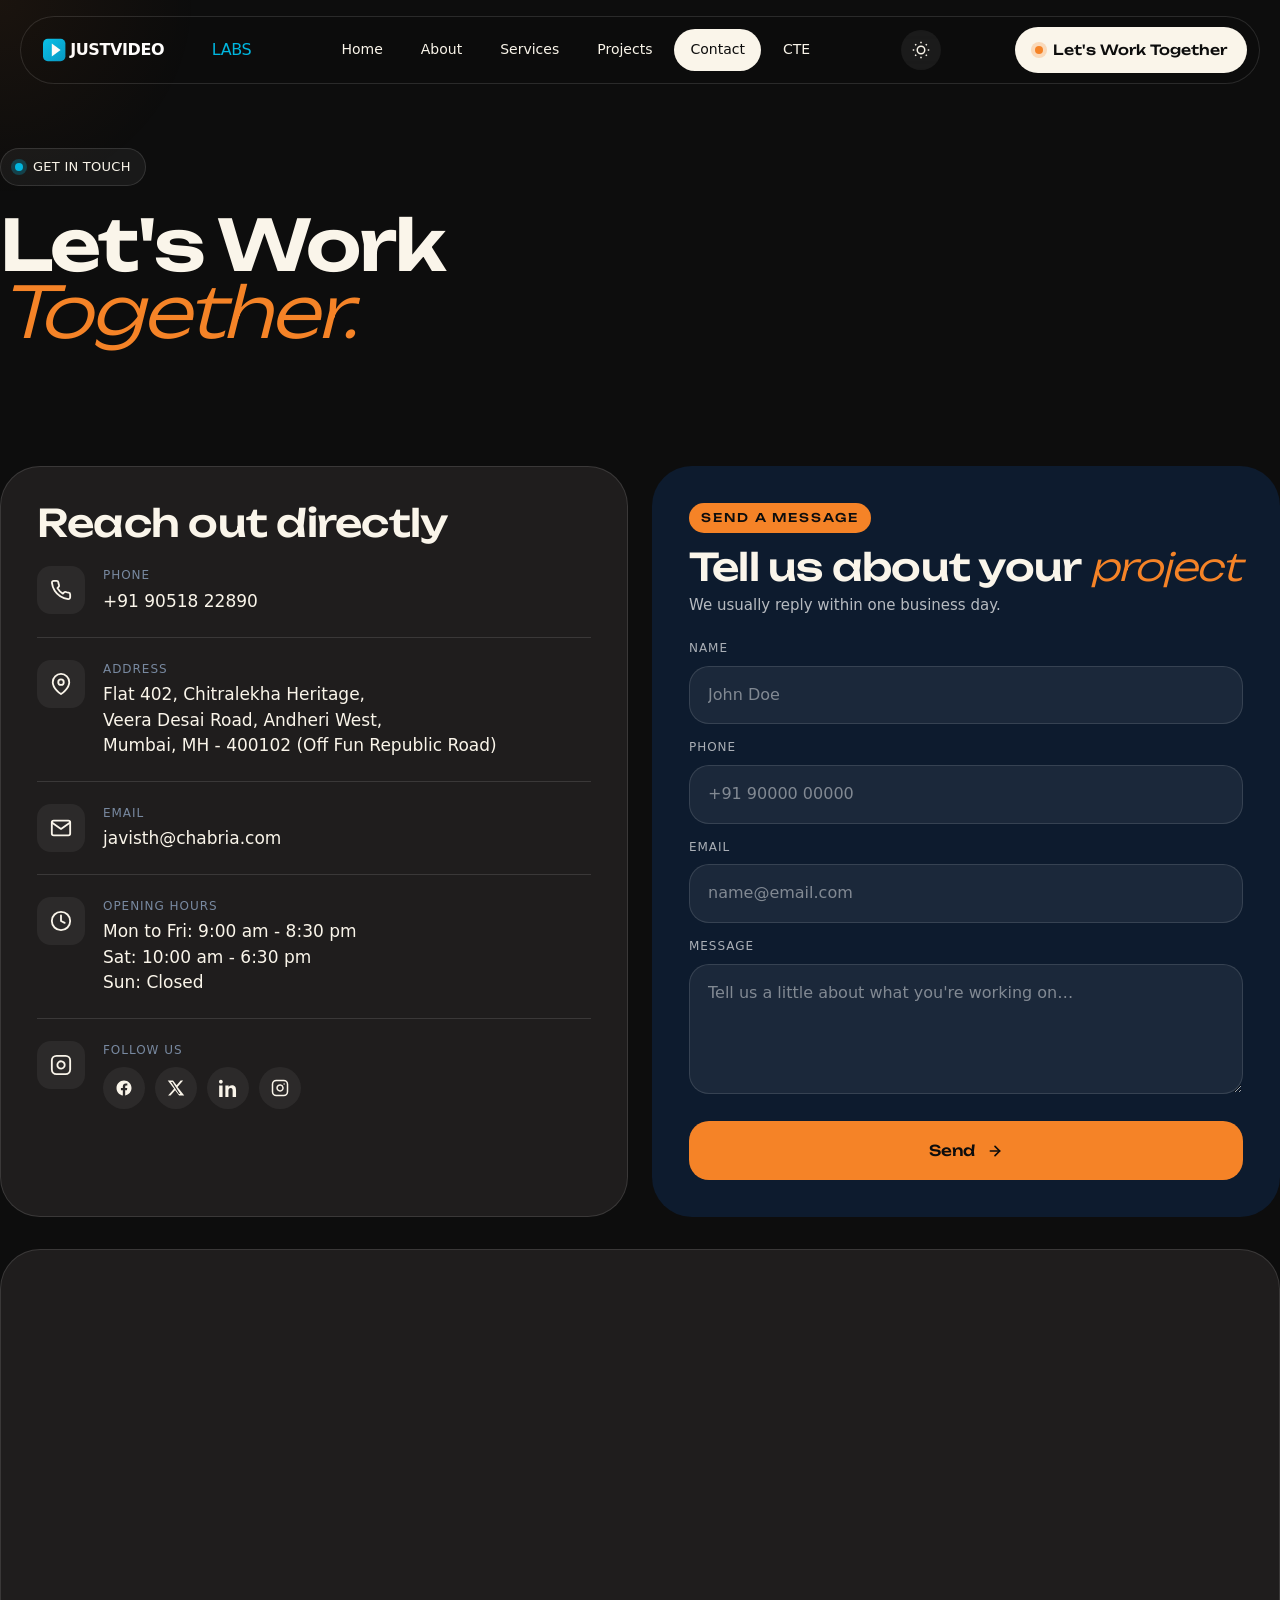
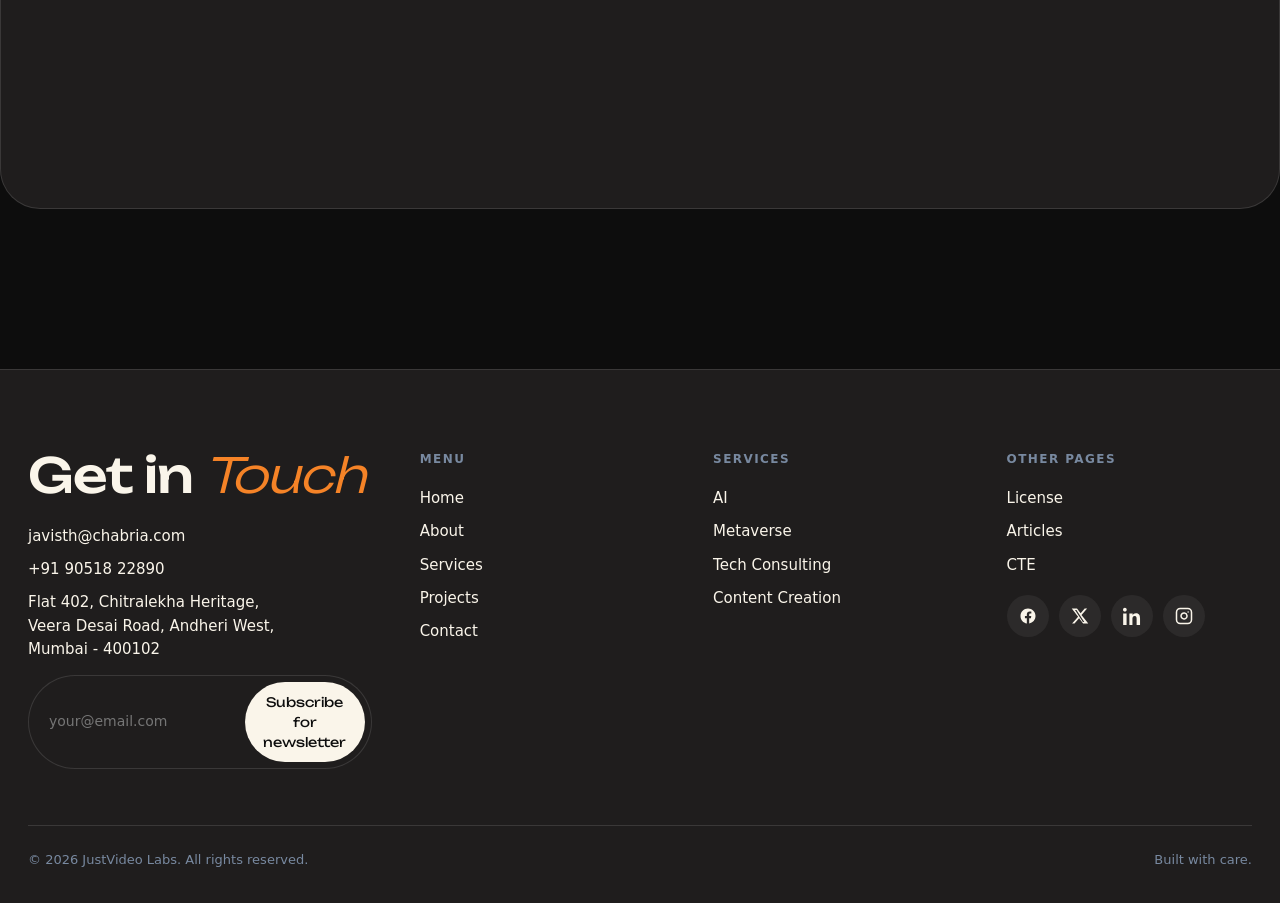
<file: contact-us.html>
<!doctype html>
<html lang="en">
<head>
<meta charset="utf-8" />
<meta name="viewport" content="width=device-width,initial-scale=1" />
<title>Contact - JustVideo Labs</title>
<meta name="description" content="Let's work together. Reach out to JustVideo Labs." />
<link rel="preconnect" href="https://fonts.googleapis.com" />
<link rel="preconnect" href="https://fonts.gstatic.com" crossorigin />
<link rel="stylesheet" href="https://fonts.googleapis.com/css2?family=Unbounded:wght@300;400;500;600;700&display=swap" />
<link rel="stylesheet" href="https://api.fontshare.com/v2/css?f[]=satoshi@300,400,500,700,900&display=swap" />
<link rel="stylesheet" href="style.css" />
<script>try{if(localStorage.getItem('theme')==='light')document.documentElement.setAttribute('data-theme','light')}catch(e){}</script>
</head>
<body>
<div class="cursor-glow" id="cursorGlow"></div>

<header class="site-header">
  <nav class="nav" aria-label="Main">
    <a href="index.html" class="brand"><img class="brand-logo" src="logo.svg" alt="JustVideo Labs" /></a>
    <ul class="nav-links">
      <li><a href="index.html">Home</a></li>
      <li><a href="about.html">About</a></li>
      <li><a href="genAiServices.html">Services</a></li>
      <li><a href="case-studies.html">Projects</a></li>
      <li><a href="contact-us.html" class="active">Contact</a></li>
      <li><a href="https://cte.justvideosstudios.com">CTE</a></li>
    </ul>
    <button class="theme-toggle" aria-label="Toggle theme"><svg class="icon-sun" viewBox="0 0 24 24" fill="none" stroke="currentColor" stroke-width="2"><circle cx="12" cy="12" r="5"/><path d="M12 1v2M12 21v2M4.22 4.22l1.42 1.42M18.36 18.36l1.42 1.42M1 12h2M21 12h2M4.22 19.78l1.42-1.42M18.36 5.64l1.42-1.42"/></svg><svg class="icon-moon" viewBox="0 0 24 24" fill="none" stroke="currentColor" stroke-width="2"><path d="M21 12.79A9 9 0 1 1 11.21 3 7 7 0 0 0 21 12.79z"/></svg></button>
    <a href="contact-us.html" class="nav-cta" data-magnet><span class="dot"></span>Let's Work Together</a>
    <button class="menu-btn" data-open-drawer aria-label="Open menu"><svg viewBox="0 0 24 24" width="20" height="20" fill="none" stroke="currentColor" stroke-width="2"><path d="M3 6h18M3 12h18M3 18h18"/></svg></button>
  </nav>
</header>
<div class="drawer" data-close-drawer><div class="drawer-panel"><button class="drawer-close" data-close-drawer><svg viewBox="0 0 24 24" width="18" height="18" fill="none" stroke="currentColor" stroke-width="2"><path d="M18 6 6 18M6 6l12 12"/></svg></button>
    <button class="theme-toggle" aria-label="Toggle theme"><svg class="icon-sun" viewBox="0 0 24 24" fill="none" stroke="currentColor" stroke-width="2"><circle cx="12" cy="12" r="5"/><path d="M12 1v2M12 21v2M4.22 4.22l1.42 1.42M18.36 18.36l1.42 1.42M1 12h2M21 12h2M4.22 19.78l1.42-1.42M18.36 5.64l1.42-1.42"/></svg><svg class="icon-moon" viewBox="0 0 24 24" fill="none" stroke="currentColor" stroke-width="2"><path d="M21 12.79A9 9 0 1 1 11.21 3 7 7 0 0 0 21 12.79z"/></svg></button><a href="index.html">Home</a><a href="about.html">About</a><a href="genAiServices.html">Services</a><a href="case-studies.html">Projects</a><a href="contact-us.html" class="active">Contact</a><a href="https://cte.justvideosstudios.com">CTE</a></div></div>

<section class="hero container">
  <span class="eyebrow reveal"><span class="pulse"></span> Get in touch</span>
  <h1 class="display reveal delay-1">Let's Work<br/><em>Together.</em></h1>
</section>

<section class="section container">
  <div class="contact-grid">
    <div class="card reveal">
      <h2 class="h2-display" style="font-size:clamp(28px, 3vw, 38px); margin-bottom:24px">Reach out directly</h2>
      <ul class="info-list">
        <li class="info-row"><span class="info-icon"><svg viewBox="0 0 24 24" fill="none" stroke="currentColor" stroke-width="2" stroke-linecap="round" stroke-linejoin="round"><path d="M22 16.92v3a2 2 0 0 1-2.18 2 19.79 19.79 0 0 1-8.63-3.07 19.5 19.5 0 0 1-6-6 19.79 19.79 0 0 1-3.07-8.67A2 2 0 0 1 4.11 2h3a2 2 0 0 1 2 1.72c.13.96.37 1.9.72 2.81a2 2 0 0 1-.45 2.11L8.09 9.91a16 16 0 0 0 6 6l1.27-1.27a2 2 0 0 1 2.11-.45c.91.35 1.85.59 2.81.72A2 2 0 0 1 22 16.92z"/></svg></span><div><div class="info-label">Phone</div><div class="info-value"><a href="tel:+919051822890">+91 90518 22890</a></div></div></li>
        <li class="info-row"><span class="info-icon"><svg viewBox="0 0 24 24" fill="none" stroke="currentColor" stroke-width="2" stroke-linecap="round" stroke-linejoin="round"><path d="M21 10c0 7-9 13-9 13s-9-6-9-13a9 9 0 0 1 18 0z"/><circle cx="12" cy="10" r="3"/></svg></span><div><div class="info-label">Address</div><div class="info-value">Flat 402, Chitralekha Heritage,<br/>Veera Desai Road, Andheri West,<br/>Mumbai, MH - 400102 (Off Fun Republic Road)</div></div></li>
        <li class="info-row"><span class="info-icon"><svg viewBox="0 0 24 24" fill="none" stroke="currentColor" stroke-width="2" stroke-linecap="round" stroke-linejoin="round"><path d="M4 4h16c1.1 0 2 .9 2 2v12c0 1.1-.9 2-2 2H4c-1.1 0-2-.9-2-2V6c0-1.1.9-2 2-2z"/><polyline points="22,6 12,13 2,6"/></svg></span><div><div class="info-label">Email</div><div class="info-value"><a href="mailto:javisth@chabria.com">javisth@chabria.com</a></div></div></li>
        <li class="info-row"><span class="info-icon"><svg viewBox="0 0 24 24" fill="none" stroke="currentColor" stroke-width="2" stroke-linecap="round" stroke-linejoin="round"><circle cx="12" cy="12" r="10"/><polyline points="12 6 12 12 16 14"/></svg></span><div><div class="info-label">Opening Hours</div><div class="info-value">Mon to Fri: 9:00 am - 8:30 pm<br/>Sat: 10:00 am - 6:30 pm<br/>Sun: Closed</div></div></li>
        <li class="info-row"><span class="info-icon"><svg viewBox="0 0 24 24" fill="none" stroke="currentColor" stroke-width="2" stroke-linecap="round" stroke-linejoin="round"><rect x="2" y="2" width="20" height="20" rx="5"/><path d="M16 11.37A4 4 0 1 1 12.63 8 4 4 0 0 1 16 11.37z"/></svg></span><div><div class="info-label">Follow us</div><div class="socials"><a class="social" href="https://facebook.com/justvideolabs" aria-label="Facebook"><svg viewBox="0 0 24 24" fill="currentColor"><path d="M22 12.07C22 6.48 17.52 2 12 2S2 6.48 2 12.07c0 5.05 3.66 9.24 8.44 10v-7.07h-2.54v-2.93h2.54V9.86c0-2.51 1.49-3.9 3.78-3.9 1.1 0 2.24.2 2.24.2v2.46h-1.26c-1.24 0-1.63.77-1.63 1.56v1.88h2.78l-.45 2.93h-2.33V22c4.78-.76 8.44-4.95 8.44-9.93z"/></svg></a><a class="social" href="https://twitter.com/javishthchabria" aria-label="X"><svg viewBox="0 0 24 24" fill="currentColor"><path d="M18.244 2H21.5l-7.5 8.57L23 22h-6.844l-5.36-6.997L4.7 22H1.44l8.02-9.165L1 2h7.018l4.84 6.4zm-2.4 18h1.83L7.27 4H5.31z"/></svg></a><a class="social" href="https://linkedin.com/in/javisth" aria-label="LinkedIn"><svg viewBox="0 0 24 24" fill="currentColor"><path d="M4.98 3.5C4.98 4.88 3.87 6 2.5 6S0 4.88 0 3.5 1.12 1 2.5 1s2.48 1.12 2.48 2.5zM.22 8.5h4.56V24H.22zM8.5 8.5h4.37v2.12h.06c.61-1.16 2.1-2.39 4.32-2.39 4.62 0 5.47 3.04 5.47 7v8.77h-4.56v-7.78c0-1.86-.03-4.25-2.59-4.25-2.59 0-2.99 2.02-2.99 4.11V24H8.5z"/></svg></a><a class="social" href="https://www.instagram.com/justvideolabs/" aria-label="Instagram"><svg viewBox="0 0 24 24" fill="none" stroke="currentColor" stroke-width="2" stroke-linecap="round" stroke-linejoin="round"><rect x="2" y="2" width="20" height="20" rx="5"/><path d="M16 11.37A4 4 0 1 1 12.63 8 4 4 0 0 1 16 11.37z"/><line x1="17.5" y1="6.5" x2="17.51" y2="6.5"/></svg></a></div></div></li>
      </ul>
    </div>

    <div class="card form-card reveal delay-1">
      <span class="section-tag" style="background:var(--orange); color:var(--ink)">SEND A MESSAGE</span>
      <h2 class="h2-display" style="color:var(--cream); font-size:clamp(28px, 3vw, 38px); margin-top:14px">Tell us about your <em>project</em></h2>
      <p class="lead" style="color:rgba(255,255,255,.7); font-size:15px">We usually reply within one business day.</p>
      <form class="form" data-demo>
        <div class="field"><label for="cname">Name</label><input class="input" id="cname" name="name" placeholder="John Doe" required /></div>
        <div class="field"><label for="cphone">Phone</label><input class="input" type="tel" id="cphone" name="phone" placeholder="+91 90000 00000" /></div>
        <div class="field"><label for="cemail">Email</label><input class="input" type="email" id="cemail" name="email" placeholder="name@email.com" required /></div>
        <div class="field"><label for="cmsg">Message</label><textarea class="textarea" id="cmsg" name="message" placeholder="Tell us a little about what you're working on…" required></textarea></div>
        <button class="submit" type="submit">Send <svg viewBox="0 0 24 24" width="16" height="16" fill="none" stroke="currentColor" stroke-width="2.5" stroke-linecap="round" stroke-linejoin="round"><line x1="5" y1="12" x2="19" y2="12"/><polyline points="12 5 19 12 12 19"/></svg></button>
      </form>
    </div>
  </div>

  <div class="map-wrap reveal" style="margin-top:32px">
    <iframe title="JustVideo Labs location" src="https://www.google.com/maps?q=Veera+Desai+Road,+Andheri+West,+Mumbai&output=embed" loading="lazy" referrerpolicy="no-referrer-when-downgrade"></iframe>
  </div>
</section>

<footer class="site-footer">
  <div class="container">
    <div class="footer-top">
      <div class="footer-brand"><h4>Get in <em>Touch</em></h4><ul class="footer-contacts"><li><a href="mailto:javisth@chabria.com">javisth@chabria.com</a></li><li><a href="tel:+919051822890">+91 90518 22890</a></li><li>Flat 402, Chitralekha Heritage,<br/>Veera Desai Road, Andheri West,<br/>Mumbai - 400102</li></ul><form class="newsletter" data-newsletter><input type="email" placeholder="your@email.com" required /><button type="submit">Subscribe for newsletter</button></form></div>
      <div class="footer-col"><h5>Menu</h5><ul><li><a href="index.html">Home</a></li><li><a href="about.html">About</a></li><li><a href="genAiServices.html">Services</a></li><li><a href="case-studies.html">Projects</a></li><li><a href="contact-us.html">Contact</a></li></ul></div>
      <div class="footer-col"><h5>Services</h5><ul><li><a href="genAiServices.html">AI</a></li><li><a href="genAiServices.html">Metaverse</a></li><li><a href="genAiServices.html">Tech Consulting</a></li><li><a href="genAiServices.html">Content Creation</a></li></ul></div>
      <div class="footer-col"><h5>Other Pages</h5><ul><li><a href="licensed-assets.html">License</a></li><li><a href="articles.html">Articles</a></li><li><a href="https://cte.justvideosstudios.com">CTE</a></li></ul><div class="socials" style="margin-top:18px"><a class="social" href="https://facebook.com/justvideolabs"><svg viewBox="0 0 24 24" fill="currentColor"><path d="M22 12.07C22 6.48 17.52 2 12 2S2 6.48 2 12.07c0 5.05 3.66 9.24 8.44 10v-7.07h-2.54v-2.93h2.54V9.86c0-2.51 1.49-3.9 3.78-3.9 1.1 0 2.24.2 2.24.2v2.46h-1.26c-1.24 0-1.63.77-1.63 1.56v1.88h2.78l-.45 2.93h-2.33V22c4.78-.76 8.44-4.95 8.44-9.93z"/></svg></a><a class="social" href="https://twitter.com/javishthchabria"><svg viewBox="0 0 24 24" fill="currentColor"><path d="M18.244 2H21.5l-7.5 8.57L23 22h-6.844l-5.36-6.997L4.7 22H1.44l8.02-9.165L1 2h7.018l4.84 6.4zm-2.4 18h1.83L7.27 4H5.31z"/></svg></a><a class="social" href="https://linkedin.com/in/javisth"><svg viewBox="0 0 24 24" fill="currentColor"><path d="M4.98 3.5C4.98 4.88 3.87 6 2.5 6S0 4.88 0 3.5 1.12 1 2.5 1s2.48 1.12 2.48 2.5zM.22 8.5h4.56V24H.22zM8.5 8.5h4.37v2.12h.06c.61-1.16 2.1-2.39 4.32-2.39 4.62 0 5.47 3.04 5.47 7v8.77h-4.56v-7.78c0-1.86-.03-4.25-2.59-4.25-2.59 0-2.99 2.02-2.99 4.11V24H8.5z"/></svg></a><a class="social" href="https://www.instagram.com/justvideolabs/"><svg viewBox="0 0 24 24" fill="none" stroke="currentColor" stroke-width="2" stroke-linecap="round" stroke-linejoin="round"><rect x="2" y="2" width="20" height="20" rx="5"/><path d="M16 11.37A4 4 0 1 1 12.63 8 4 4 0 0 1 16 11.37z"/><line x1="17.5" y1="6.5" x2="17.51" y2="6.5"/></svg></a></div></div>
    </div>
    <div class="footer-bottom"><span>© <span data-year></span> JustVideo Labs. All rights reserved.</span><span>Built with care.</span></div>
  </div>
</footer>
<script src="main.js"></script>
</body>
</html>
</file>
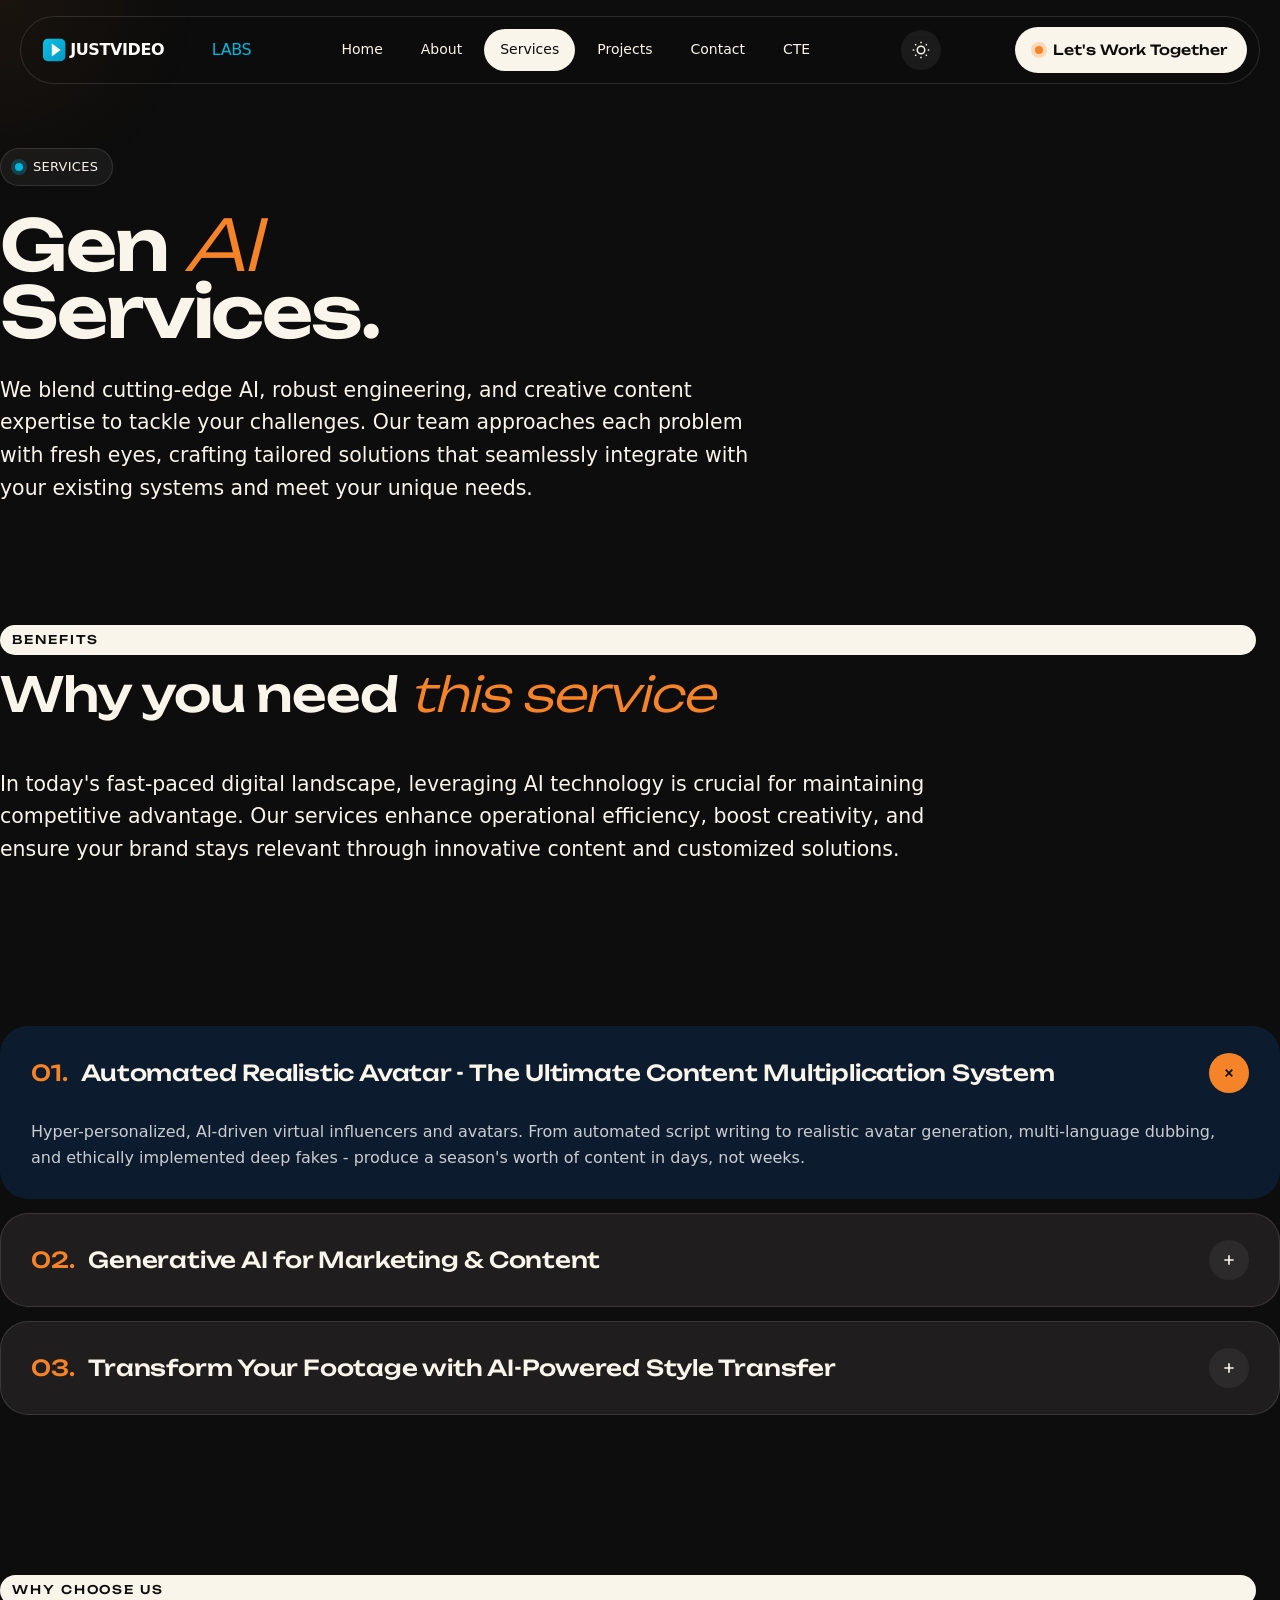
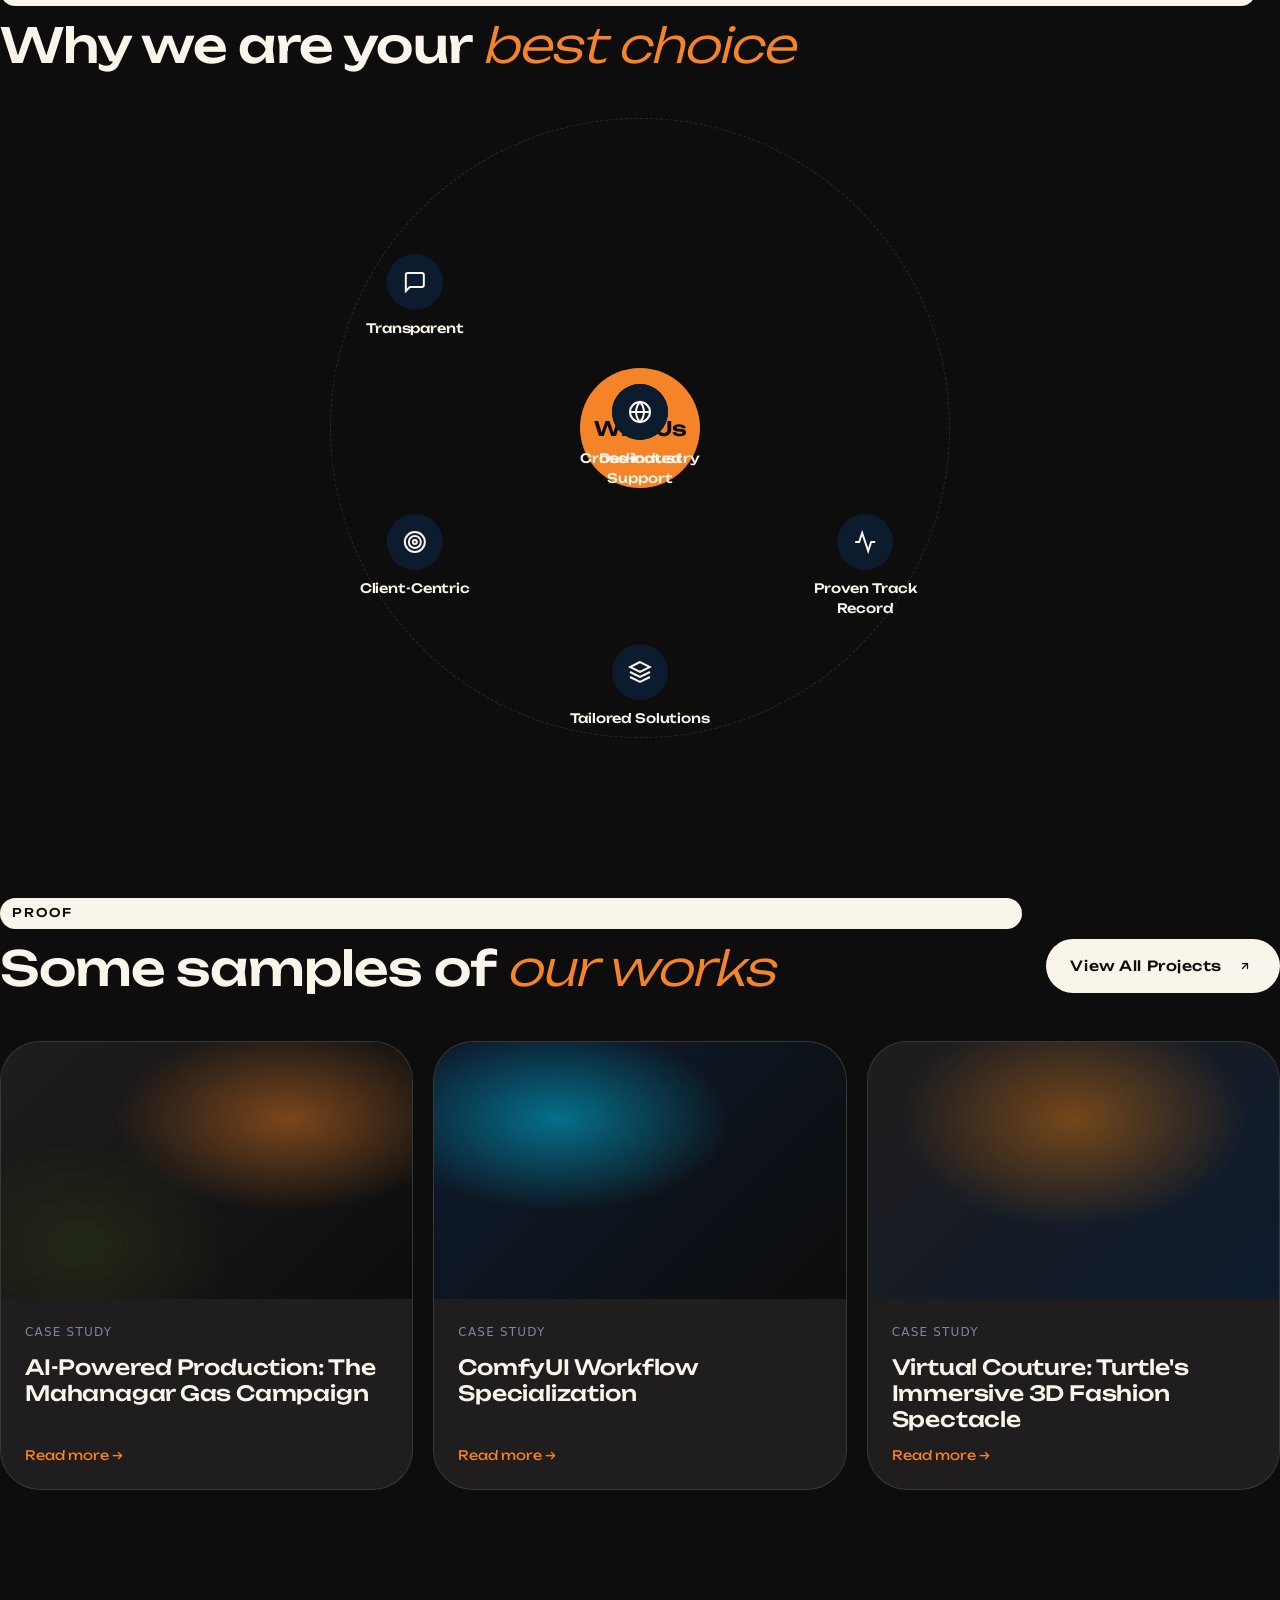
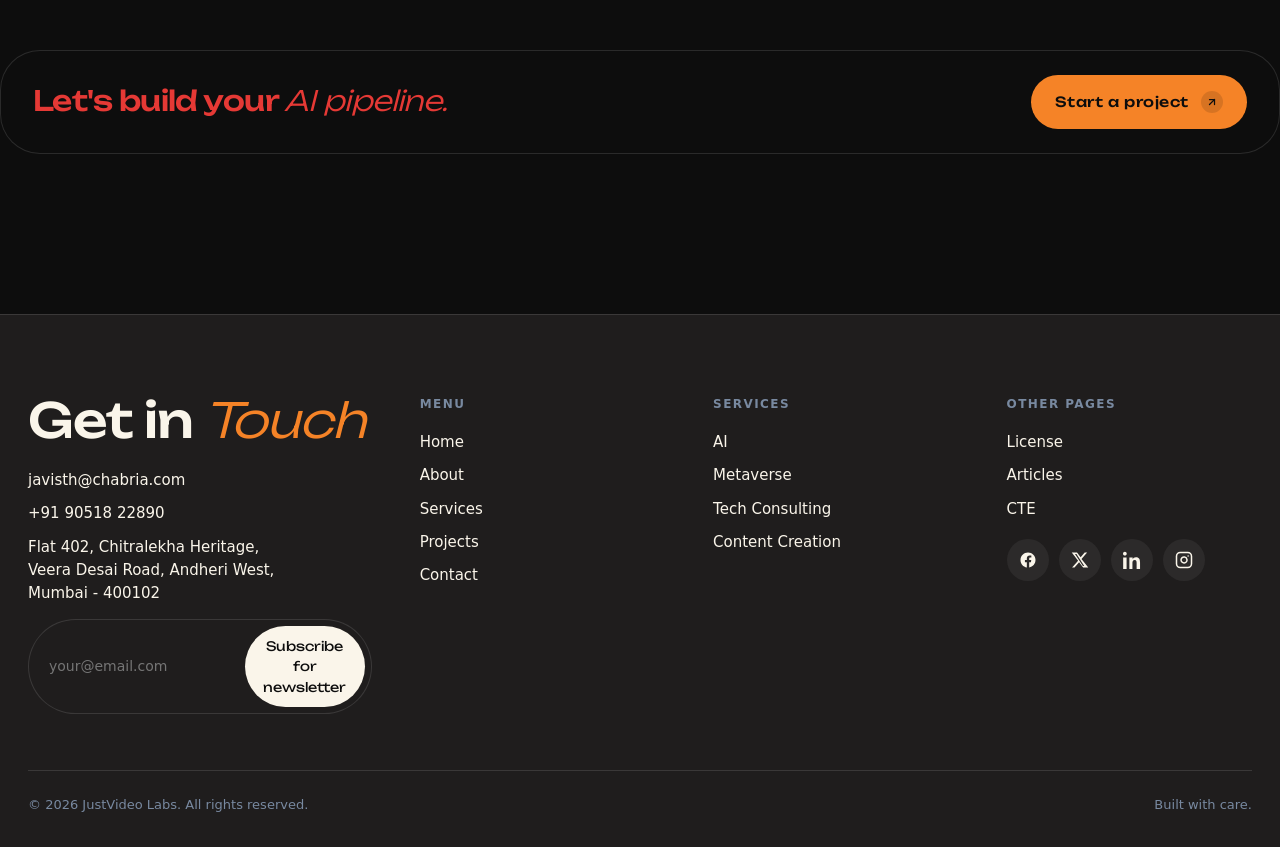
<file: genAiServices.html>
<!doctype html>
<html lang="en">
<head>
<meta charset="utf-8" />
<meta name="viewport" content="width=device-width,initial-scale=1" />
<title>Gen AI Services - JustVideo Labs</title>
<meta name="description" content="Cutting-edge AI, robust engineering, and creative content expertise - tailored solutions that integrate with your existing systems." />
<link rel="preconnect" href="https://fonts.googleapis.com" />
<link rel="preconnect" href="https://fonts.gstatic.com" crossorigin />
<link rel="stylesheet" href="https://fonts.googleapis.com/css2?family=Unbounded:wght@300;400;500;600;700&display=swap" />
<link rel="stylesheet" href="https://api.fontshare.com/v2/css?f[]=satoshi@300,400,500,700,900&display=swap" />
<link rel="stylesheet" href="style.css" />
<script>try{if(localStorage.getItem('theme')==='light')document.documentElement.setAttribute('data-theme','light')}catch(e){}</script>
</head>
<body>
<div class="cursor-glow" id="cursorGlow"></div>

<header class="site-header">
  <nav class="nav" aria-label="Main">
    <a href="index.html" class="brand"><img class="brand-logo" src="logo.svg" alt="JustVideo Labs" /></a>
    <ul class="nav-links">
      <li><a href="index.html">Home</a></li>
      <li><a href="about.html">About</a></li>
      <li><a href="genAiServices.html" class="active">Services</a></li>
      <li><a href="case-studies.html">Projects</a></li>
      <li><a href="contact-us.html">Contact</a></li>
      <li><a href="https://cte.justvideosstudios.com">CTE</a></li>
    </ul>
    <button class="theme-toggle" aria-label="Toggle theme"><svg class="icon-sun" viewBox="0 0 24 24" fill="none" stroke="currentColor" stroke-width="2"><circle cx="12" cy="12" r="5"/><path d="M12 1v2M12 21v2M4.22 4.22l1.42 1.42M18.36 18.36l1.42 1.42M1 12h2M21 12h2M4.22 19.78l1.42-1.42M18.36 5.64l1.42-1.42"/></svg><svg class="icon-moon" viewBox="0 0 24 24" fill="none" stroke="currentColor" stroke-width="2"><path d="M21 12.79A9 9 0 1 1 11.21 3 7 7 0 0 0 21 12.79z"/></svg></button>
    <a href="contact-us.html" class="nav-cta" data-magnet><span class="dot"></span>Let's Work Together</a>
    <button class="menu-btn" data-open-drawer aria-label="Open menu"><svg viewBox="0 0 24 24" width="20" height="20" fill="none" stroke="currentColor" stroke-width="2"><path d="M3 6h18M3 12h18M3 18h18"/></svg></button>
  </nav>
</header>
<div class="drawer" data-close-drawer><div class="drawer-panel"><button class="drawer-close" data-close-drawer><svg viewBox="0 0 24 24" width="18" height="18" fill="none" stroke="currentColor" stroke-width="2"><path d="M18 6 6 18M6 6l12 12"/></svg></button>
    <button class="theme-toggle" aria-label="Toggle theme"><svg class="icon-sun" viewBox="0 0 24 24" fill="none" stroke="currentColor" stroke-width="2"><circle cx="12" cy="12" r="5"/><path d="M12 1v2M12 21v2M4.22 4.22l1.42 1.42M18.36 18.36l1.42 1.42M1 12h2M21 12h2M4.22 19.78l1.42-1.42M18.36 5.64l1.42-1.42"/></svg><svg class="icon-moon" viewBox="0 0 24 24" fill="none" stroke="currentColor" stroke-width="2"><path d="M21 12.79A9 9 0 1 1 11.21 3 7 7 0 0 0 21 12.79z"/></svg></button><a href="index.html">Home</a><a href="about.html">About</a><a href="genAiServices.html" class="active">Services</a><a href="case-studies.html">Projects</a><a href="contact-us.html">Contact</a><a href="https://cte.justvideosstudios.com">CTE</a></div></div>

<section class="hero container">
  <span class="eyebrow reveal"><span class="pulse"></span> Services</span>
  <h1 class="display reveal delay-1">Gen <em>AI</em><br/>Services.</h1>
  <p class="lead reveal delay-2">We blend cutting-edge AI, robust engineering, and creative content expertise to tackle your challenges. Our team approaches each problem with fresh eyes, crafting tailored solutions that seamlessly integrate with your existing systems and meet your unique needs.</p>
</section>

<section class="section container">
  <div class="section-head reveal">
    <div class="l">
      <span class="section-tag">BENEFITS</span>
      <h2 class="h2-display">Why you need <em>this service</em></h2>
    </div>
  </div>
  <p class="lead reveal" style="font-size:clamp(18px, 1.6vw, 22px); max-width:75ch">In today's fast-paced digital landscape, leveraging AI technology is crucial for maintaining competitive advantage. Our services enhance operational efficiency, boost creativity, and ensure your brand stays relevant through innovative content and customized solutions.</p>
</section>

<section class="section container">
  <div class="service-list reveal" data-accordion="single">
    <div class="service-item open" data-accordion-item>
      <div class="service-summary" data-accordion-summary>
        <span><span class="num">01.</span>Automated Realistic Avatar - The Ultimate Content Multiplication System</span>
        <span class="toggle"><svg width="16" height="16" viewBox="0 0 24 24" fill="none" stroke="currentColor" stroke-width="2.5"><path d="M12 5v14M5 12h14"/></svg></span>
      </div>
      <div class="service-body">Hyper-personalized, AI-driven virtual influencers and avatars. From automated script writing to realistic avatar generation, multi-language dubbing, and ethically implemented deep fakes - produce a season's worth of content in days, not weeks.</div>
    </div>
    <div class="service-item" data-accordion-item>
      <div class="service-summary" data-accordion-summary>
        <span><span class="num">02.</span>Generative AI for Marketing &amp; Content</span>
        <span class="toggle"><svg width="16" height="16" viewBox="0 0 24 24" fill="none" stroke="currentColor" stroke-width="2.5"><path d="M12 5v14M5 12h14"/></svg></span>
      </div>
      <div class="service-body">From concept to delivery - generative campaigns, on-brand creative variations across formats, rapid iteration, and ComfyUI workflows tuned to your brand voice. Plug into your existing creative review process.</div>
    </div>
    <div class="service-item" data-accordion-item>
      <div class="service-summary" data-accordion-summary>
        <span><span class="num">03.</span>Transform Your Footage with AI-Powered Style Transfer</span>
        <span class="toggle"><svg width="16" height="16" viewBox="0 0 24 24" fill="none" stroke="currentColor" stroke-width="2.5"><path d="M12 5v14M5 12h14"/></svg></span>
      </div>
      <div class="service-body">Restyle, enhance and extend footage using ControlNet-driven pipelines for frame-consistent results. Convert animatics to production-ready video, deliver cutting-edge VFX, and handle actor de-aging or performance enhancement.</div>
    </div>
  </div>
</section>

<section class="section container">
  <div class="section-head reveal">
    <div class="l">
      <span class="section-tag">WHY CHOOSE US</span>
      <h2 class="h2-display">Why we are your <em>best choice</em></h2>
    </div>
  </div>
  <div class="orbit-wrap reveal">
    <div class="orbit-ring"></div>
    <div class="orbit-center">Why Us</div>
    <div class="orbit-node">
      <div class="orbit-dot"><svg viewBox="0 0 24 24" width="24" height="24" fill="none" stroke="currentColor" stroke-width="2"><polyline points="22 12 18 12 15 21 9 3 6 12 2 12"/></svg></div>
      <h4>Proven Track Record</h4>
      <p class="orbit-desc">Trusted partner with a track record of real business results.</p>
    </div>
    <div class="orbit-node">
      <div class="orbit-dot"><svg viewBox="0 0 24 24" width="24" height="24" fill="none" stroke="currentColor" stroke-width="2"><path d="M12 2L2 7l10 5 10-5-10-5z"/><path d="M2 17l10 5 10-5"/><path d="M2 12l10 5 10-5"/></svg></div>
      <h4>Tailored Solutions</h4>
      <p class="orbit-desc">Personalized to your goals, audience, and industry.</p>
    </div>
    <div class="orbit-node">
      <div class="orbit-dot"><svg viewBox="0 0 24 24" width="24" height="24" fill="none" stroke="currentColor" stroke-width="2"><circle cx="12" cy="12" r="10"/><circle cx="12" cy="12" r="6"/><circle cx="12" cy="12" r="2"/></svg></div>
      <h4>Client-Centric</h4>
      <p class="orbit-desc">Your success drives every decision we make.</p>
    </div>
    <div class="orbit-node">
      <div class="orbit-dot"><svg viewBox="0 0 24 24" width="24" height="24" fill="none" stroke="currentColor" stroke-width="2"><path d="M21 15a2 2 0 0 1-2 2H7l-4 4V5a2 2 0 0 1 2-2h14a2 2 0 0 1 2 2z"/></svg></div>
      <h4>Transparent</h4>
      <p class="orbit-desc">Open and honest communication at every step.</p>
    </div>
    <div class="orbit-node">
      <div class="orbit-dot"><svg viewBox="0 0 24 24" width="24" height="24" fill="none" stroke="currentColor" stroke-width="2"><path d="M17 21v-2a4 4 0 0 0-4-4H5a4 4 0 0 0-4 4v2"/><circle cx="9" cy="7" r="4"/><path d="M23 21v-2a4 4 0 0 0-3-3.87"/></svg></div>
      <h4>Dedicated Support</h4>
      <p class="orbit-desc">We're here for you from kickoff to delivery and beyond.</p>
    </div>
    <div class="orbit-node">
      <div class="orbit-dot"><svg viewBox="0 0 24 24" width="24" height="24" fill="none" stroke="currentColor" stroke-width="2"><circle cx="12" cy="12" r="10"/><line x1="2" y1="12" x2="22" y2="12"/><path d="M12 2a15.3 15.3 0 0 1 4 10 15.3 15.3 0 0 1-4 10 15.3 15.3 0 0 1-4-10 15.3 15.3 0 0 1 4-10z"/></svg></div>
      <h4>Cross-Industry</h4>
      <p class="orbit-desc">Deep experience across film, fashion, real estate, and manufacturing.</p>
    </div>
  </div>
</section>

<section class="section container">
  <div class="section-head reveal">
    <div class="l">
      <span class="section-tag">PROOF</span>
      <h2 class="h2-display">Some samples of <em>our works</em></h2>
    </div>
    <a href="case-studies.html" class="btn btn-dark" data-magnet>View All Projects <span class="arrow"><svg width="12" height="12" viewBox="0 0 24 24" fill="none" stroke="currentColor" stroke-width="2.5" stroke-linecap="round" stroke-linejoin="round"><line x1="7" y1="17" x2="17" y2="7"/><polyline points="7 7 17 7 17 17"/></svg></span></a>
  </div>
  <div class="article-grid">
    <a href="ai-powered-production-the-mahanagar-gas-campaign.html" class="article-card reveal"><div class="article-thumb"></div><div class="body"><span class="meta">Case study</span><h3>AI-Powered Production: The Mahanagar Gas Campaign</h3><span class="more">Read more →</span></div></a>
    <a href="reality-reimagined-ai-powered-video-transformation.html" class="article-card reveal delay-1"><div class="article-thumb t2"></div><div class="body"><span class="meta">Case study</span><h3>ComfyUI Workflow Specialization</h3><span class="more">Read more →</span></div></a>
    <a href="metaverse-fashion-show.html" class="article-card reveal delay-2"><div class="article-thumb t4"></div><div class="body"><span class="meta">Case study</span><h3>Virtual Couture: Turtle's Immersive 3D Fashion Spectacle</h3><span class="more">Read more →</span></div></a>
  </div>
</section>

<section class="section container">
  <div class="cta-strip reveal">
    <h3>Let's build your <em>AI pipeline.</em></h3>
    <a class="btn btn-orange" href="contact-us.html" data-magnet>Start a project <span class="arrow"><svg width="12" height="12" viewBox="0 0 24 24" fill="none" stroke="currentColor" stroke-width="2.5" stroke-linecap="round" stroke-linejoin="round"><line x1="7" y1="17" x2="17" y2="7"/><polyline points="7 7 17 7 17 17"/></svg></span></a>
  </div>
</section>

<footer class="site-footer">
  <div class="container">
    <div class="footer-top">
      <div class="footer-brand">
        <h4>Get in <em>Touch</em></h4>
        <ul class="footer-contacts"><li><a href="mailto:javisth@chabria.com">javisth@chabria.com</a></li><li><a href="tel:+919051822890">+91 90518 22890</a></li><li>Flat 402, Chitralekha Heritage,<br/>Veera Desai Road, Andheri West,<br/>Mumbai - 400102</li></ul>
        <form class="newsletter" data-newsletter><input type="email" placeholder="your@email.com" required /><button type="submit">Subscribe for newsletter</button></form>
      </div>
      <div class="footer-col"><h5>Menu</h5><ul><li><a href="index.html">Home</a></li><li><a href="about.html">About</a></li><li><a href="genAiServices.html">Services</a></li><li><a href="case-studies.html">Projects</a></li><li><a href="contact-us.html">Contact</a></li></ul></div>
      <div class="footer-col"><h5>Services</h5><ul><li><a href="genAiServices.html">AI</a></li><li><a href="genAiServices.html">Metaverse</a></li><li><a href="genAiServices.html">Tech Consulting</a></li><li><a href="genAiServices.html">Content Creation</a></li></ul></div>
      <div class="footer-col"><h5>Other Pages</h5><ul><li><a href="licensed-assets.html">License</a></li><li><a href="articles.html">Articles</a></li><li><a href="https://cte.justvideosstudios.com">CTE</a></li></ul>
        <div class="socials" style="margin-top:18px"><a class="social" href="https://facebook.com/justvideolabs" aria-label="Facebook"><svg viewBox="0 0 24 24" fill="currentColor"><path d="M22 12.07C22 6.48 17.52 2 12 2S2 6.48 2 12.07c0 5.05 3.66 9.24 8.44 10v-7.07h-2.54v-2.93h2.54V9.86c0-2.51 1.49-3.9 3.78-3.9 1.1 0 2.24.2 2.24.2v2.46h-1.26c-1.24 0-1.63.77-1.63 1.56v1.88h2.78l-.45 2.93h-2.33V22c4.78-.76 8.44-4.95 8.44-9.93z"/></svg></a><a class="social" href="https://twitter.com/javishthchabria" aria-label="X"><svg viewBox="0 0 24 24" fill="currentColor"><path d="M18.244 2H21.5l-7.5 8.57L23 22h-6.844l-5.36-6.997L4.7 22H1.44l8.02-9.165L1 2h7.018l4.84 6.4zm-2.4 18h1.83L7.27 4H5.31z"/></svg></a><a class="social" href="https://linkedin.com/in/javisth" aria-label="LinkedIn"><svg viewBox="0 0 24 24" fill="currentColor"><path d="M4.98 3.5C4.98 4.88 3.87 6 2.5 6S0 4.88 0 3.5 1.12 1 2.5 1s2.48 1.12 2.48 2.5zM.22 8.5h4.56V24H.22zM8.5 8.5h4.37v2.12h.06c.61-1.16 2.1-2.39 4.32-2.39 4.62 0 5.47 3.04 5.47 7v8.77h-4.56v-7.78c0-1.86-.03-4.25-2.59-4.25-2.59 0-2.99 2.02-2.99 4.11V24H8.5z"/></svg></a><a class="social" href="https://www.instagram.com/justvideolabs/" aria-label="Instagram"><svg viewBox="0 0 24 24" fill="none" stroke="currentColor" stroke-width="2" stroke-linecap="round" stroke-linejoin="round"><rect x="2" y="2" width="20" height="20" rx="5"/><path d="M16 11.37A4 4 0 1 1 12.63 8 4 4 0 0 1 16 11.37z"/><line x1="17.5" y1="6.5" x2="17.51" y2="6.5"/></svg></a></div>
      </div>
    </div>
    <div class="footer-bottom"><span>© <span data-year></span> JustVideo Labs. All rights reserved.</span><span>Built with care.</span></div>
  </div>
</footer>
<script src="main.js"></script>
</body>
</html>
</file>
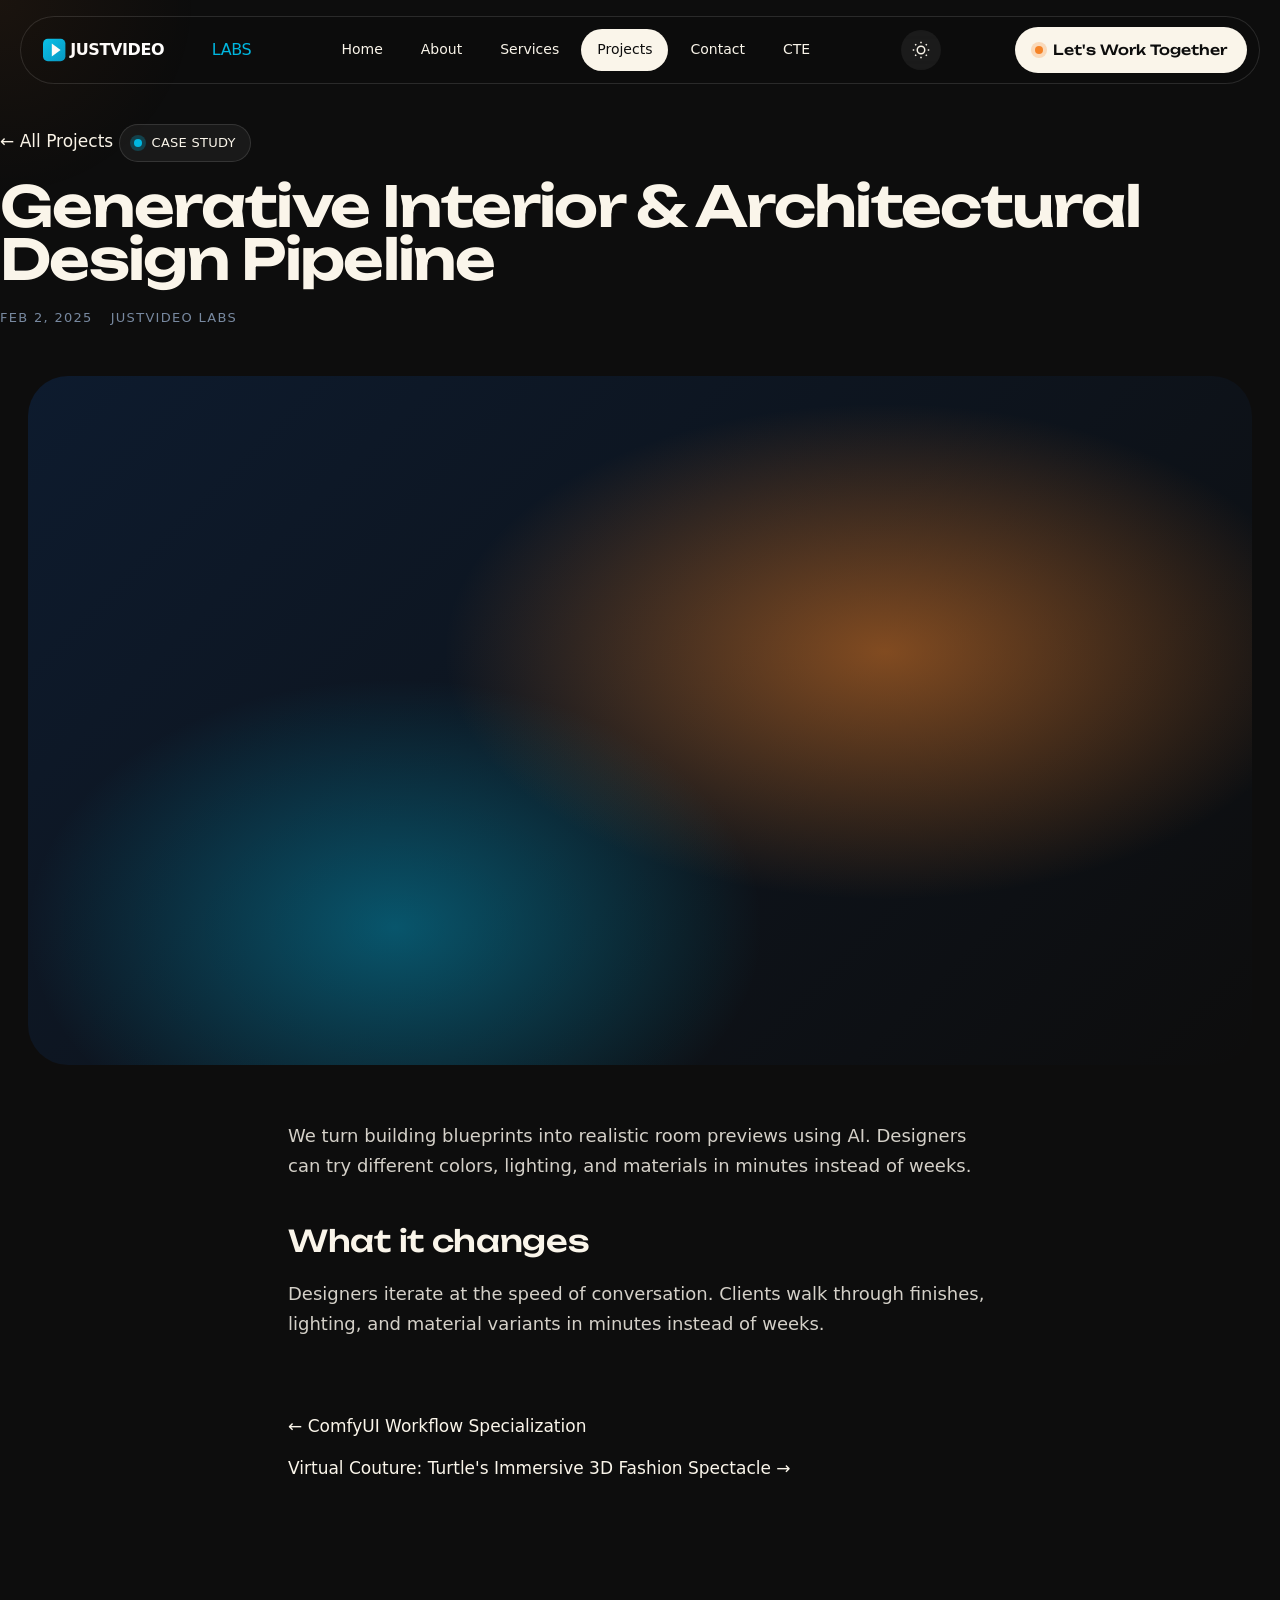
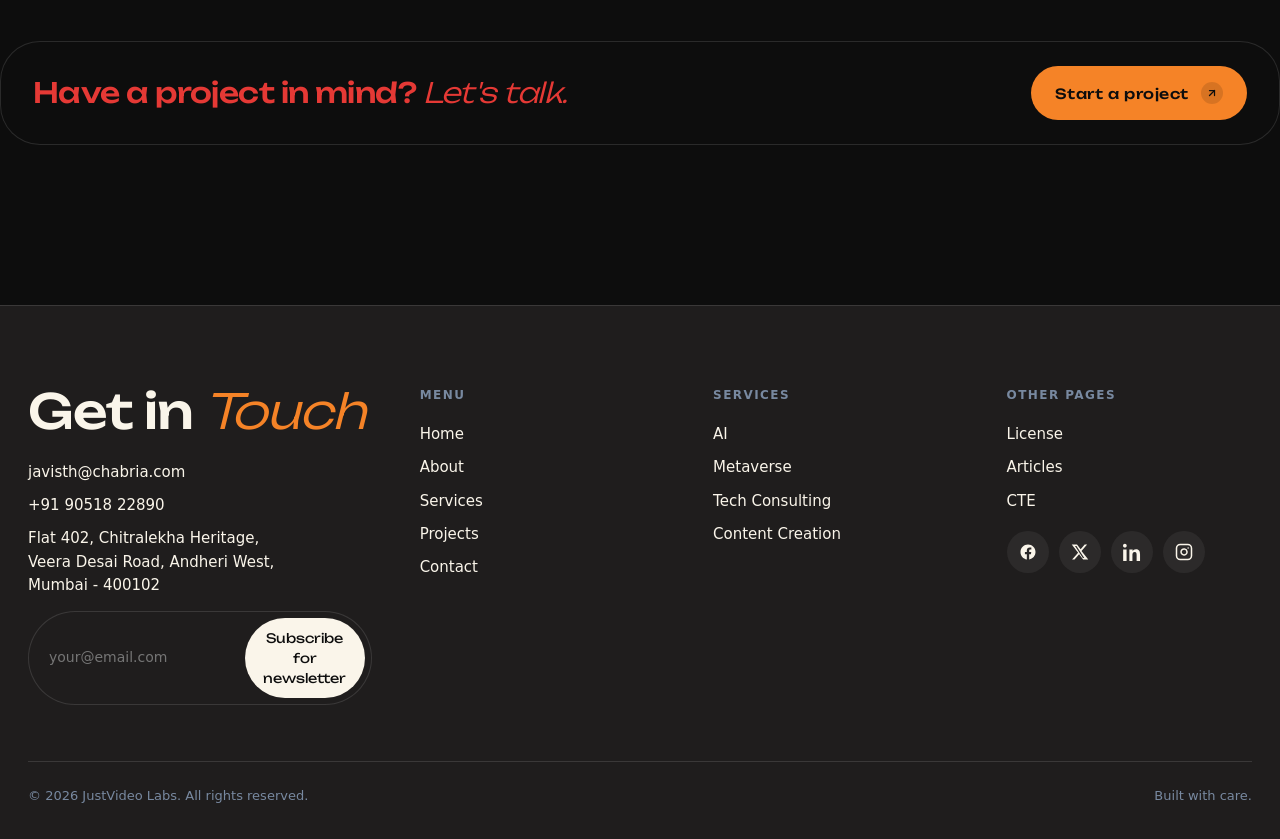
<file: generative-interior-architectural-design-pipeline.html>
<!doctype html>
<html lang="en">
<head>
<meta charset="utf-8" />
<meta name="viewport" content="width=device-width,initial-scale=1" />
<title>Generative Interior & Architectural Design Pipeline - JustVideo Labs</title>
<meta name="description" content="Blueprints to detailed interior previews. Generated textures mapped precisely to architectural elements." />
<link rel="preconnect" href="https://fonts.googleapis.com" />
<link rel="preconnect" href="https://fonts.gstatic.com" crossorigin />
<link rel="stylesheet" href="https://fonts.googleapis.com/css2?family=Unbounded:wght@300;400;500;600;700&display=swap" />
<link rel="stylesheet" href="https://api.fontshare.com/v2/css?f[]=satoshi@300,400,500,700,900&display=swap" />
<link rel="stylesheet" href="./style.css" />
<script>try{if(localStorage.getItem('theme')==='light')document.documentElement.setAttribute('data-theme','light')}catch(e){}</script>
</head>
<body>
<div class="cursor-glow" id="cursorGlow"></div>

<header class="site-header">
  <nav class="nav" aria-label="Main">
    <a href="index.html" class="brand"><img class="brand-logo" src="./logo.svg" alt="JustVideo Labs" /></a>
    <ul class="nav-links"><li><a href="index.html">Home</a></li><li><a href="about.html">About</a></li><li><a href="genAiServices.html">Services</a></li><li><a href="case-studies.html" class="active">Projects</a></li><li><a href="contact-us.html">Contact</a></li><li><a href="https://cte.justvideosstudios.com">CTE</a></li></ul>
    <button class="theme-toggle" aria-label="Toggle theme"><svg class="icon-sun" viewBox="0 0 24 24" fill="none" stroke="currentColor" stroke-width="2"><circle cx="12" cy="12" r="5"/><path d="M12 1v2M12 21v2M4.22 4.22l1.42 1.42M18.36 18.36l1.42 1.42M1 12h2M21 12h2M4.22 19.78l1.42-1.42M18.36 5.64l1.42-1.42"/></svg><svg class="icon-moon" viewBox="0 0 24 24" fill="none" stroke="currentColor" stroke-width="2"><path d="M21 12.79A9 9 0 1 1 11.21 3 7 7 0 0 0 21 12.79z"/></svg></button>
    <a href="contact-us.html" class="nav-cta" data-magnet><span class="dot"></span>Let's Work Together</a>
    <button class="menu-btn" data-open-drawer aria-label="Open menu"><svg viewBox="0 0 24 24" width="20" height="20" fill="none" stroke="currentColor" stroke-width="2"><path d="M3 6h18M3 12h18M3 18h18"/></svg></button>
  </nav>
</header>
<div class="drawer" data-close-drawer><div class="drawer-panel"><button class="drawer-close" data-close-drawer><svg viewBox="0 0 24 24" width="18" height="18" fill="none" stroke="currentColor" stroke-width="2"><path d="M18 6 6 18M6 6l12 12"/></svg></button>
    <button class="theme-toggle" aria-label="Toggle theme"><svg class="icon-sun" viewBox="0 0 24 24" fill="none" stroke="currentColor" stroke-width="2"><circle cx="12" cy="12" r="5"/><path d="M12 1v2M12 21v2M4.22 4.22l1.42 1.42M18.36 18.36l1.42 1.42M1 12h2M21 12h2M4.22 19.78l1.42-1.42M18.36 5.64l1.42-1.42"/></svg><svg class="icon-moon" viewBox="0 0 24 24" fill="none" stroke="currentColor" stroke-width="2"><path d="M21 12.79A9 9 0 1 1 11.21 3 7 7 0 0 0 21 12.79z"/></svg></button><a href="index.html">Home</a><a href="about.html">About</a><a href="genAiServices.html">Services</a><a href="case-studies.html" class="active">Projects</a><a href="contact-us.html">Contact</a><a href="https://cte.justvideosstudios.com">CTE</a></div></div>


<section class="article-hero container">
  <a href="case-studies.html" class="more reveal" style="margin-bottom:14px">← All Projects</a>
  <span class="eyebrow reveal delay-1"><span class="pulse"></span> Case Study</span>
  <h1 class="display reveal delay-1" style="font-size:clamp(28px, 4.5vw, 56px); margin-top:18px">Generative Interior & Architectural Design Pipeline</h1>
  <div class="article-meta reveal delay-2" style="margin-top:22px"><span>Feb 2, 2025</span><span>JustVideo Labs</span></div>
</section>

<div class="container reveal">
  <div class="article-cover t3"></div>
</div>

<article class="article-content reveal">
  <p>We turn building blueprints into realistic room previews using AI. Designers can try different colors, lighting, and materials in minutes instead of weeks.</p>
<h2>What it changes</h2>
<p>Designers iterate at the speed of conversation. Clients walk through finishes, lighting, and material variants in minutes instead of weeks.</p>
  <div style="display:flex; justify-content:space-between; gap:16px; margin-top:48px; flex-wrap:wrap; padding-top:24px; border-top:1px solid var(--line)"><a class="more" href="reality-reimagined-ai-powered-video-transformation.html">← ComfyUI Workflow Specialization</a><a class="more" href="metaverse-fashion-show.html">Virtual Couture: Turtle's Immersive 3D Fashion Spectacle →</a></div>
</article>


<section class="section container">
  <div class="cta-strip reveal">
    <h3>Have a project in mind? <em>Let's talk.</em></h3>
    <a class="btn btn-orange" href="contact-us.html" data-magnet>Start a project <span class="arrow"><svg width="12" height="12" viewBox="0 0 24 24" fill="none" stroke="currentColor" stroke-width="2.5" stroke-linecap="round" stroke-linejoin="round"><line x1="7" y1="17" x2="17" y2="7"/><polyline points="7 7 17 7 17 17"/></svg></span></a>
  </div>
</section>

<footer class="site-footer">
  <div class="container">
    <div class="footer-top">
      <div class="footer-brand"><h4>Get in <em>Touch</em></h4><ul class="footer-contacts"><li><a href="mailto:javisth@chabria.com">javisth@chabria.com</a></li><li><a href="tel:+919051822890">+91 90518 22890</a></li><li>Flat 402, Chitralekha Heritage,<br/>Veera Desai Road, Andheri West,<br/>Mumbai - 400102</li></ul><form class="newsletter" data-newsletter><input type="email" placeholder="your@email.com" required /><button type="submit">Subscribe for newsletter</button></form></div>
      <div class="footer-col"><h5>Menu</h5><ul><li><a href="index.html">Home</a></li><li><a href="about.html">About</a></li><li><a href="genAiServices.html">Services</a></li><li><a href="case-studies.html">Projects</a></li><li><a href="contact-us.html">Contact</a></li></ul></div>
      <div class="footer-col"><h5>Services</h5><ul><li><a href="genAiServices.html">AI</a></li><li><a href="genAiServices.html">Metaverse</a></li><li><a href="genAiServices.html">Tech Consulting</a></li><li><a href="genAiServices.html">Content Creation</a></li></ul></div>
      <div class="footer-col"><h5>Other Pages</h5><ul><li><a href="licensed-assets.html">License</a></li><li><a href="articles.html">Articles</a></li><li><a href="https://cte.justvideosstudios.com">CTE</a></li></ul><div class="socials" style="margin-top:18px"><a class="social" href="https://facebook.com/justvideolabs" aria-label="Facebook"><svg viewBox="0 0 24 24" fill="currentColor"><path d="M22 12.07C22 6.48 17.52 2 12 2S2 6.48 2 12.07c0 5.05 3.66 9.24 8.44 10v-7.07h-2.54v-2.93h2.54V9.86c0-2.51 1.49-3.9 3.78-3.9 1.1 0 2.24.2 2.24.2v2.46h-1.26c-1.24 0-1.63.77-1.63 1.56v1.88h2.78l-.45 2.93h-2.33V22c4.78-.76 8.44-4.95 8.44-9.93z"/></svg></a><a class="social" href="https://twitter.com/javishthchabria" aria-label="X"><svg viewBox="0 0 24 24" fill="currentColor"><path d="M18.244 2H21.5l-7.5 8.57L23 22h-6.844l-5.36-6.997L4.7 22H1.44l8.02-9.165L1 2h7.018l4.84 6.4zm-2.4 18h1.83L7.27 4H5.31z"/></svg></a><a class="social" href="https://linkedin.com/in/javisth" aria-label="LinkedIn"><svg viewBox="0 0 24 24" fill="currentColor"><path d="M4.98 3.5C4.98 4.88 3.87 6 2.5 6S0 4.88 0 3.5 1.12 1 2.5 1s2.48 1.12 2.48 2.5zM.22 8.5h4.56V24H.22zM8.5 8.5h4.37v2.12h.06c.61-1.16 2.1-2.39 4.32-2.39 4.62 0 5.47 3.04 5.47 7v8.77h-4.56v-7.78c0-1.86-.03-4.25-2.59-4.25-2.59 0-2.99 2.02-2.99 4.11V24H8.5z"/></svg></a><a class="social" href="https://www.instagram.com/justvideolabs/" aria-label="Instagram"><svg viewBox="0 0 24 24" fill="none" stroke="currentColor" stroke-width="2" stroke-linecap="round" stroke-linejoin="round"><rect x="2" y="2" width="20" height="20" rx="5"/><path d="M16 11.37A4 4 0 1 1 12.63 8 4 4 0 0 1 16 11.37z"/><line x1="17.5" y1="6.5" x2="17.51" y2="6.5"/></svg></a></div></div>
    </div>
    <div class="footer-bottom"><span>© <span data-year></span> JustVideo Labs. All rights reserved.</span><span>Built with care.</span></div>
  </div>
</footer>
<script src="./main.js"></script>
</body>
</html>
</file>
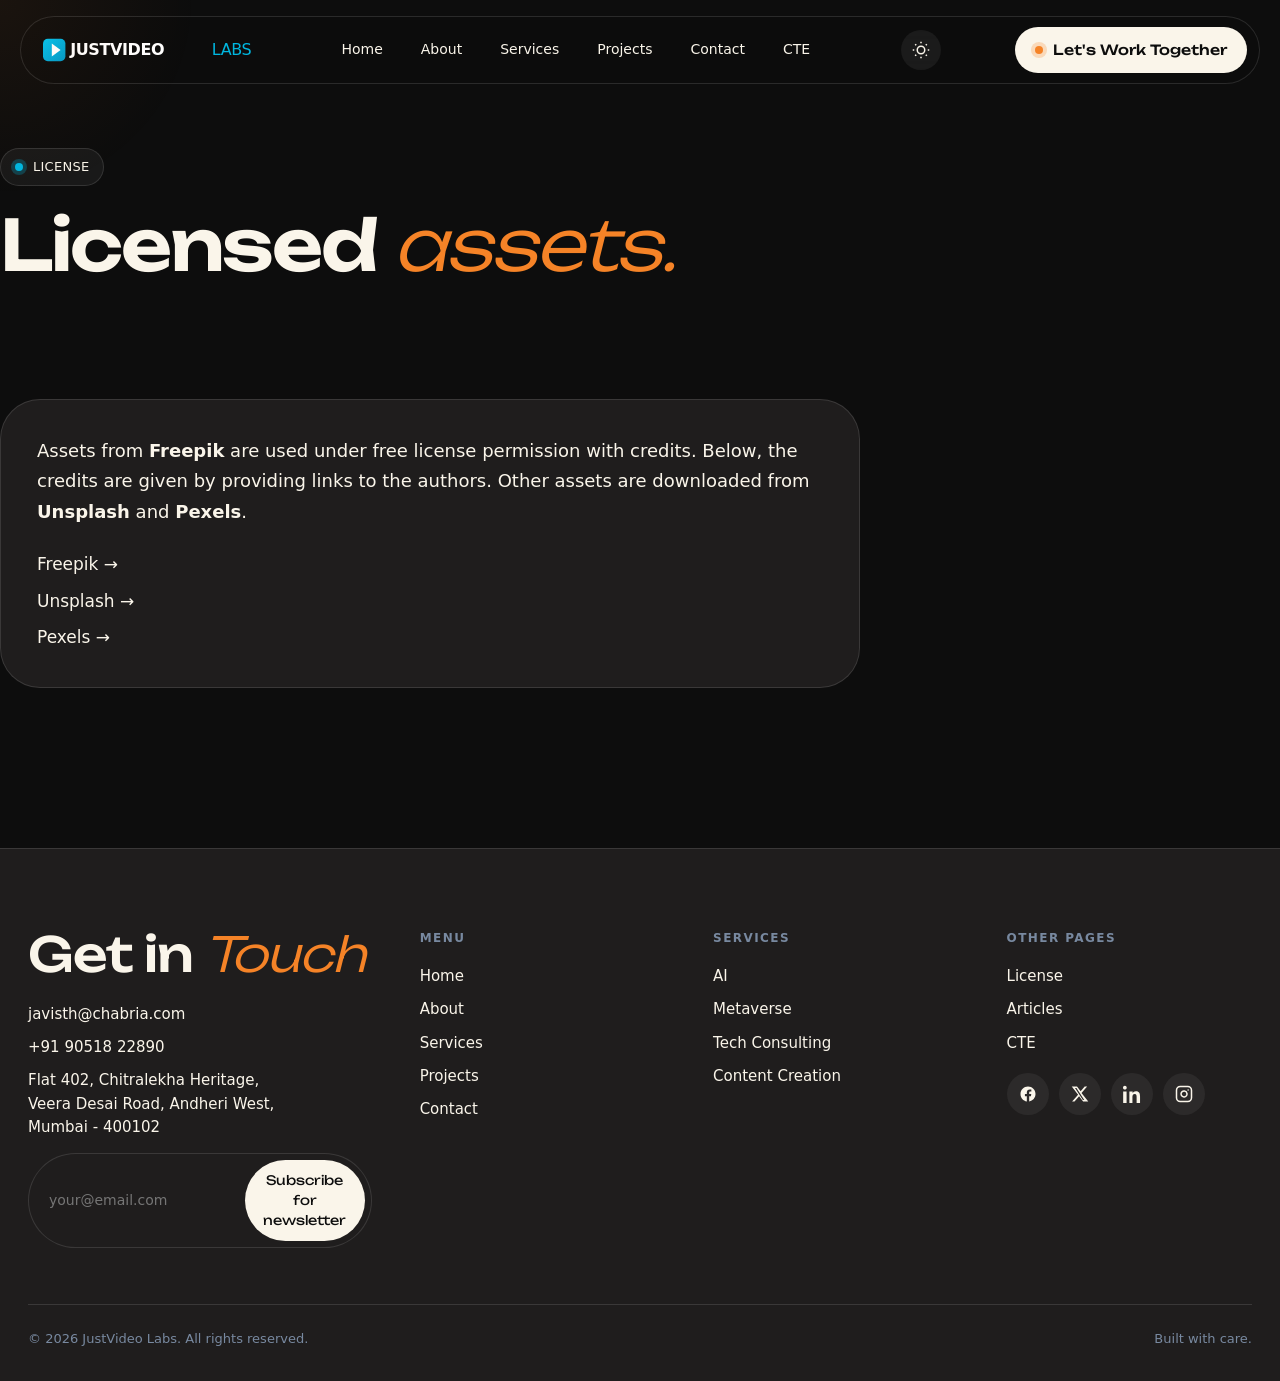
<file: licensed-assets.html>
<!doctype html>
<html lang="en">
<head>
<meta charset="utf-8" />
<meta name="viewport" content="width=device-width,initial-scale=1" />
<title>Licensed Assets - JustVideo Labs</title>
<link rel="preconnect" href="https://fonts.googleapis.com" />
<link rel="preconnect" href="https://fonts.gstatic.com" crossorigin />
<link rel="stylesheet" href="https://fonts.googleapis.com/css2?family=Unbounded:wght@300;400;500;600;700&display=swap" />
<link rel="stylesheet" href="https://api.fontshare.com/v2/css?f[]=satoshi@300,400,500,700,900&display=swap" />
<link rel="stylesheet" href="style.css" />
<script>try{if(localStorage.getItem('theme')==='light')document.documentElement.setAttribute('data-theme','light')}catch(e){}</script>
</head>
<body>
<div class="cursor-glow" id="cursorGlow"></div>

<header class="site-header">
  <nav class="nav" aria-label="Main">
    <a href="index.html" class="brand"><img class="brand-logo" src="logo.svg" alt="JustVideo Labs" /></a>
    <ul class="nav-links"><li><a href="index.html">Home</a></li><li><a href="about.html">About</a></li><li><a href="genAiServices.html">Services</a></li><li><a href="case-studies.html">Projects</a></li><li><a href="contact-us.html">Contact</a></li><li><a href="https://cte.justvideosstudios.com">CTE</a></li></ul>
    <button class="theme-toggle" aria-label="Toggle theme"><svg class="icon-sun" viewBox="0 0 24 24" fill="none" stroke="currentColor" stroke-width="2"><circle cx="12" cy="12" r="5"/><path d="M12 1v2M12 21v2M4.22 4.22l1.42 1.42M18.36 18.36l1.42 1.42M1 12h2M21 12h2M4.22 19.78l1.42-1.42M18.36 5.64l1.42-1.42"/></svg><svg class="icon-moon" viewBox="0 0 24 24" fill="none" stroke="currentColor" stroke-width="2"><path d="M21 12.79A9 9 0 1 1 11.21 3 7 7 0 0 0 21 12.79z"/></svg></button>
    <a href="contact-us.html" class="nav-cta" data-magnet><span class="dot"></span>Let's Work Together</a>
    <button class="menu-btn" data-open-drawer aria-label="Open menu"><svg viewBox="0 0 24 24" width="20" height="20" fill="none" stroke="currentColor" stroke-width="2"><path d="M3 6h18M3 12h18M3 18h18"/></svg></button>
  </nav>
</header>
<div class="drawer" data-close-drawer><div class="drawer-panel"><button class="drawer-close" data-close-drawer><svg viewBox="0 0 24 24" width="18" height="18" fill="none" stroke="currentColor" stroke-width="2"><path d="M18 6 6 18M6 6l12 12"/></svg></button>
    <button class="theme-toggle" aria-label="Toggle theme"><svg class="icon-sun" viewBox="0 0 24 24" fill="none" stroke="currentColor" stroke-width="2"><circle cx="12" cy="12" r="5"/><path d="M12 1v2M12 21v2M4.22 4.22l1.42 1.42M18.36 18.36l1.42 1.42M1 12h2M21 12h2M4.22 19.78l1.42-1.42M18.36 5.64l1.42-1.42"/></svg><svg class="icon-moon" viewBox="0 0 24 24" fill="none" stroke="currentColor" stroke-width="2"><path d="M21 12.79A9 9 0 1 1 11.21 3 7 7 0 0 0 21 12.79z"/></svg></button><a href="index.html">Home</a><a href="about.html">About</a><a href="genAiServices.html">Services</a><a href="case-studies.html">Projects</a><a href="contact-us.html">Contact</a><a href="https://cte.justvideosstudios.com">CTE</a></div></div>

<section class="hero container">
  <span class="eyebrow reveal"><span class="pulse"></span> License</span>
  <h1 class="display reveal delay-1">Licensed <em>assets.</em></h1>
</section>

<section class="section container">
  <div class="card reveal" style="max-width:860px">
    <p style="font-size:18px; line-height:1.7">Assets from <strong>Freepik</strong> are used under free license permission with credits. Below, the credits are given by providing links to the authors. Other assets are downloaded from <strong>Unsplash</strong> and <strong>Pexels</strong>.</p>
    <ul style="margin-top:24px; display:grid; gap:10px; list-style:none">
      <li><a class="more" href="https://www.freepik.com/" target="_blank" rel="noopener">Freepik →</a></li>
      <li><a class="more" href="https://unsplash.com/" target="_blank" rel="noopener">Unsplash →</a></li>
      <li><a class="more" href="https://www.pexels.com/" target="_blank" rel="noopener">Pexels →</a></li>
    </ul>
  </div>
</section>

<footer class="site-footer">
  <div class="container">
    <div class="footer-top">
      <div class="footer-brand"><h4>Get in <em>Touch</em></h4><ul class="footer-contacts"><li><a href="mailto:javisth@chabria.com">javisth@chabria.com</a></li><li><a href="tel:+919051822890">+91 90518 22890</a></li><li>Flat 402, Chitralekha Heritage,<br/>Veera Desai Road, Andheri West,<br/>Mumbai - 400102</li></ul><form class="newsletter" data-newsletter><input type="email" placeholder="your@email.com" required /><button type="submit">Subscribe for newsletter</button></form></div>
      <div class="footer-col"><h5>Menu</h5><ul><li><a href="index.html">Home</a></li><li><a href="about.html">About</a></li><li><a href="genAiServices.html">Services</a></li><li><a href="case-studies.html">Projects</a></li><li><a href="contact-us.html">Contact</a></li></ul></div>
      <div class="footer-col"><h5>Services</h5><ul><li><a href="genAiServices.html">AI</a></li><li><a href="genAiServices.html">Metaverse</a></li><li><a href="genAiServices.html">Tech Consulting</a></li><li><a href="genAiServices.html">Content Creation</a></li></ul></div>
      <div class="footer-col"><h5>Other Pages</h5><ul><li><a href="licensed-assets.html">License</a></li><li><a href="articles.html">Articles</a></li><li><a href="https://cte.justvideosstudios.com">CTE</a></li></ul><div class="socials" style="margin-top:18px"><a class="social" href="https://facebook.com/justvideolabs" aria-label="Facebook"><svg viewBox="0 0 24 24" fill="currentColor"><path d="M22 12.07C22 6.48 17.52 2 12 2S2 6.48 2 12.07c0 5.05 3.66 9.24 8.44 10v-7.07h-2.54v-2.93h2.54V9.86c0-2.51 1.49-3.9 3.78-3.9 1.1 0 2.24.2 2.24.2v2.46h-1.26c-1.24 0-1.63.77-1.63 1.56v1.88h2.78l-.45 2.93h-2.33V22c4.78-.76 8.44-4.95 8.44-9.93z"/></svg></a><a class="social" href="https://twitter.com/javishthchabria" aria-label="X"><svg viewBox="0 0 24 24" fill="currentColor"><path d="M18.244 2H21.5l-7.5 8.57L23 22h-6.844l-5.36-6.997L4.7 22H1.44l8.02-9.165L1 2h7.018l4.84 6.4zm-2.4 18h1.83L7.27 4H5.31z"/></svg></a><a class="social" href="https://linkedin.com/in/javisth" aria-label="LinkedIn"><svg viewBox="0 0 24 24" fill="currentColor"><path d="M4.98 3.5C4.98 4.88 3.87 6 2.5 6S0 4.88 0 3.5 1.12 1 2.5 1s2.48 1.12 2.48 2.5zM.22 8.5h4.56V24H.22zM8.5 8.5h4.37v2.12h.06c.61-1.16 2.1-2.39 4.32-2.39 4.62 0 5.47 3.04 5.47 7v8.77h-4.56v-7.78c0-1.86-.03-4.25-2.59-4.25-2.59 0-2.99 2.02-2.99 4.11V24H8.5z"/></svg></a><a class="social" href="https://www.instagram.com/justvideolabs/" aria-label="Instagram"><svg viewBox="0 0 24 24" fill="none" stroke="currentColor" stroke-width="2" stroke-linecap="round" stroke-linejoin="round"><rect x="2" y="2" width="20" height="20" rx="5"/><path d="M16 11.37A4 4 0 1 1 12.63 8 4 4 0 0 1 16 11.37z"/><line x1="17.5" y1="6.5" x2="17.51" y2="6.5"/></svg></a></div></div>
    </div>
    <div class="footer-bottom"><span>© <span data-year></span> JustVideo Labs. All rights reserved.</span><span>Built with care.</span></div>
  </div>
</footer>
<script src="main.js"></script>
</body>
</html>
</file>
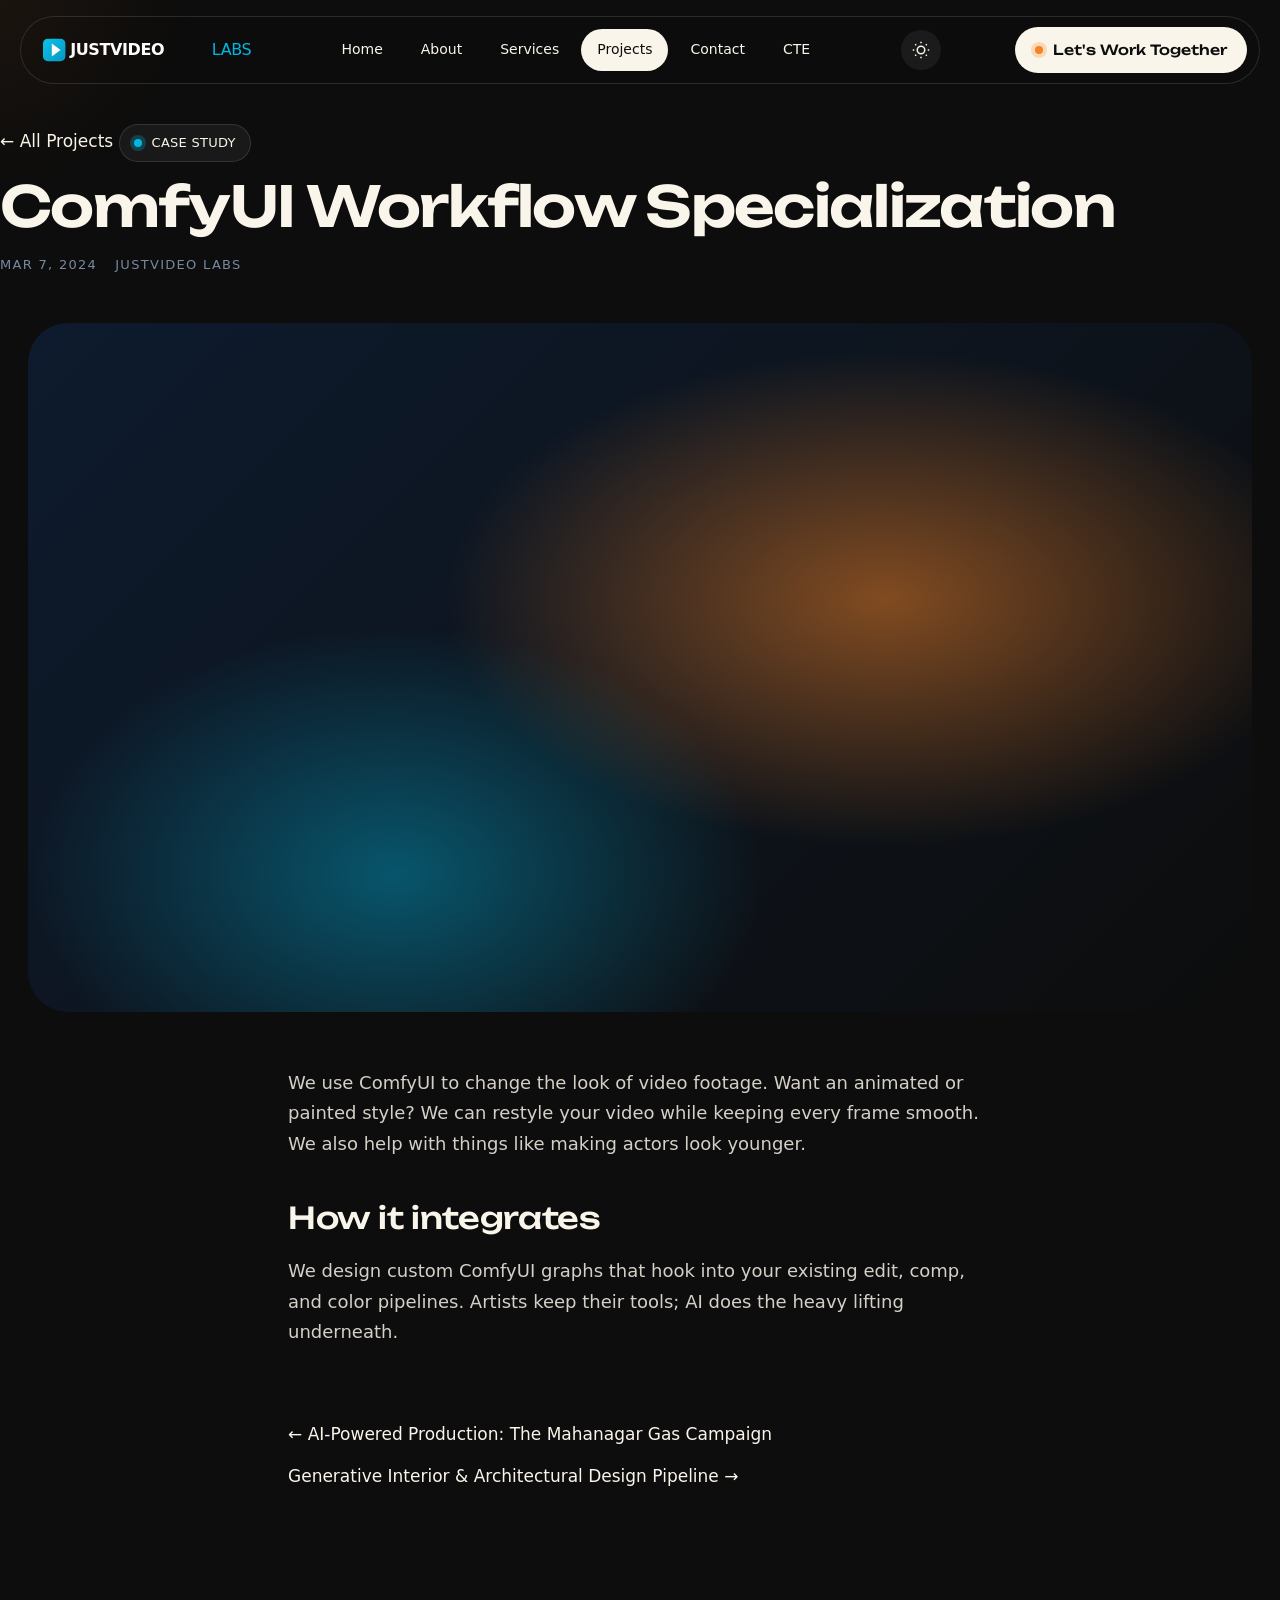
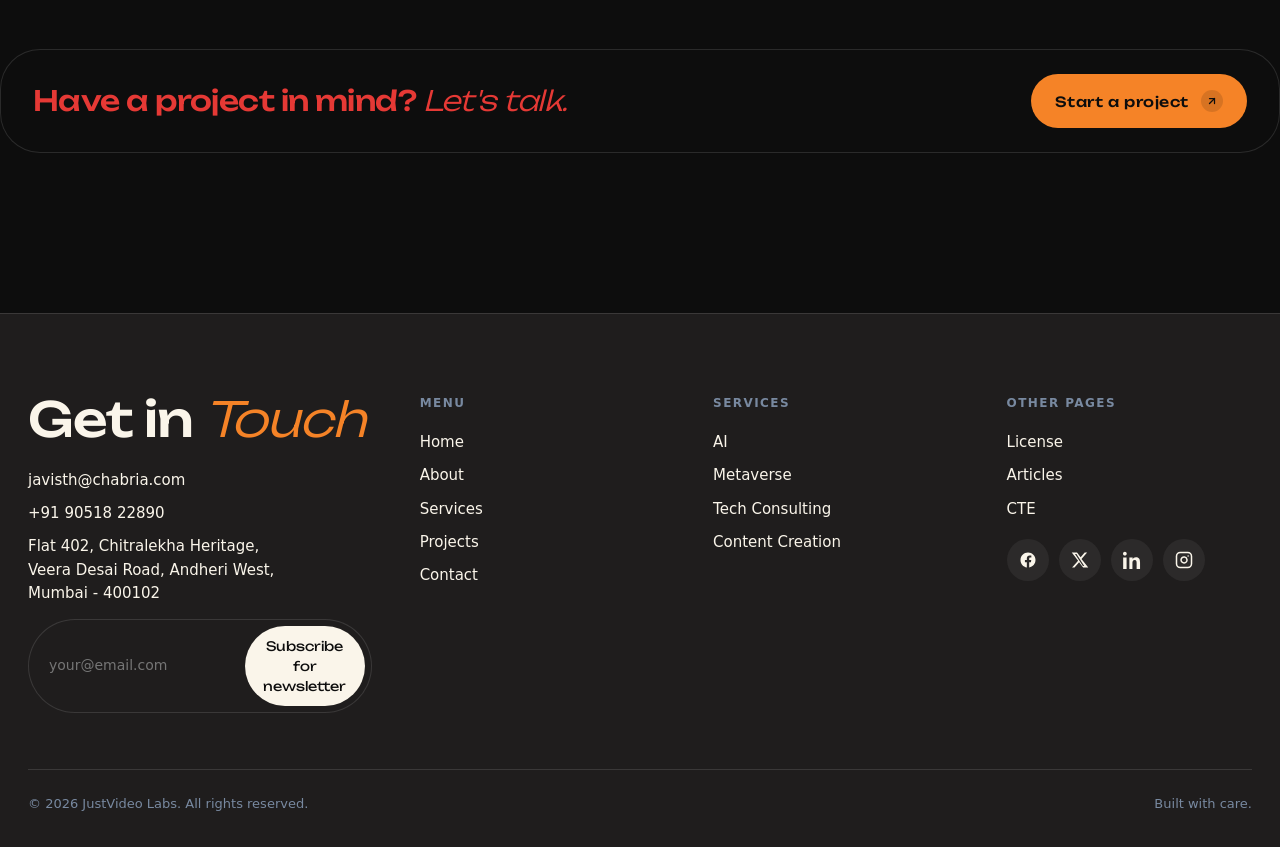
<file: reality-reimagined-ai-powered-video-transformation.html>
<!doctype html>
<html lang="en">
<head>
<meta charset="utf-8" />
<meta name="viewport" content="width=device-width,initial-scale=1" />
<title>ComfyUI Workflow Specialization - JustVideo Labs</title>
<meta name="description" content="Restyle footage using ComfyUI + Unreal Engine integration. Animatic-to-final, deaging, and performance enhancement with frame-perfect consistency." />
<link rel="preconnect" href="https://fonts.googleapis.com" />
<link rel="preconnect" href="https://fonts.gstatic.com" crossorigin />
<link rel="stylesheet" href="https://fonts.googleapis.com/css2?family=Unbounded:wght@300;400;500;600;700&display=swap" />
<link rel="stylesheet" href="https://api.fontshare.com/v2/css?f[]=satoshi@300,400,500,700,900&display=swap" />
<link rel="stylesheet" href="./style.css" />
<script>try{if(localStorage.getItem('theme')==='light')document.documentElement.setAttribute('data-theme','light')}catch(e){}</script>
</head>
<body>
<div class="cursor-glow" id="cursorGlow"></div>

<header class="site-header">
  <nav class="nav" aria-label="Main">
    <a href="index.html" class="brand"><img class="brand-logo" src="./logo.svg" alt="JustVideo Labs" /></a>
    <ul class="nav-links"><li><a href="index.html">Home</a></li><li><a href="about.html">About</a></li><li><a href="genAiServices.html">Services</a></li><li><a href="case-studies.html" class="active">Projects</a></li><li><a href="contact-us.html">Contact</a></li><li><a href="https://cte.justvideosstudios.com">CTE</a></li></ul>
    <button class="theme-toggle" aria-label="Toggle theme"><svg class="icon-sun" viewBox="0 0 24 24" fill="none" stroke="currentColor" stroke-width="2"><circle cx="12" cy="12" r="5"/><path d="M12 1v2M12 21v2M4.22 4.22l1.42 1.42M18.36 18.36l1.42 1.42M1 12h2M21 12h2M4.22 19.78l1.42-1.42M18.36 5.64l1.42-1.42"/></svg><svg class="icon-moon" viewBox="0 0 24 24" fill="none" stroke="currentColor" stroke-width="2"><path d="M21 12.79A9 9 0 1 1 11.21 3 7 7 0 0 0 21 12.79z"/></svg></button>
    <a href="contact-us.html" class="nav-cta" data-magnet><span class="dot"></span>Let's Work Together</a>
    <button class="menu-btn" data-open-drawer aria-label="Open menu"><svg viewBox="0 0 24 24" width="20" height="20" fill="none" stroke="currentColor" stroke-width="2"><path d="M3 6h18M3 12h18M3 18h18"/></svg></button>
  </nav>
</header>
<div class="drawer" data-close-drawer><div class="drawer-panel"><button class="drawer-close" data-close-drawer><svg viewBox="0 0 24 24" width="18" height="18" fill="none" stroke="currentColor" stroke-width="2"><path d="M18 6 6 18M6 6l12 12"/></svg></button>
    <button class="theme-toggle" aria-label="Toggle theme"><svg class="icon-sun" viewBox="0 0 24 24" fill="none" stroke="currentColor" stroke-width="2"><circle cx="12" cy="12" r="5"/><path d="M12 1v2M12 21v2M4.22 4.22l1.42 1.42M18.36 18.36l1.42 1.42M1 12h2M21 12h2M4.22 19.78l1.42-1.42M18.36 5.64l1.42-1.42"/></svg><svg class="icon-moon" viewBox="0 0 24 24" fill="none" stroke="currentColor" stroke-width="2"><path d="M21 12.79A9 9 0 1 1 11.21 3 7 7 0 0 0 21 12.79z"/></svg></button><a href="index.html">Home</a><a href="about.html">About</a><a href="genAiServices.html">Services</a><a href="case-studies.html" class="active">Projects</a><a href="contact-us.html">Contact</a><a href="https://cte.justvideosstudios.com">CTE</a></div></div>


<section class="article-hero container">
  <a href="case-studies.html" class="more reveal" style="margin-bottom:14px">← All Projects</a>
  <span class="eyebrow reveal delay-1"><span class="pulse"></span> Case Study</span>
  <h1 class="display reveal delay-1" style="font-size:clamp(28px, 4.5vw, 56px); margin-top:18px">ComfyUI Workflow Specialization</h1>
  <div class="article-meta reveal delay-2" style="margin-top:22px"><span>Mar 7, 2024</span><span>JustVideo Labs</span></div>
</section>

<div class="container reveal">
  <div class="article-cover t2"></div>
</div>

<article class="article-content reveal">
  <p>We use ComfyUI to change the look of video footage. Want an animated or painted style? We can restyle your video while keeping every frame smooth. We also help with things like making actors look younger.</p>
<h2>How it integrates</h2>
<p>We design custom ComfyUI graphs that hook into your existing edit, comp, and color pipelines. Artists keep their tools; AI does the heavy lifting underneath.</p>
  <div style="display:flex; justify-content:space-between; gap:16px; margin-top:48px; flex-wrap:wrap; padding-top:24px; border-top:1px solid var(--line)"><a class="more" href="ai-powered-production-the-mahanagar-gas-campaign.html">← AI-Powered Production: The Mahanagar Gas Campaign</a><a class="more" href="generative-interior-architectural-design-pipeline.html">Generative Interior & Architectural Design Pipeline →</a></div>
</article>


<section class="section container">
  <div class="cta-strip reveal">
    <h3>Have a project in mind? <em>Let's talk.</em></h3>
    <a class="btn btn-orange" href="contact-us.html" data-magnet>Start a project <span class="arrow"><svg width="12" height="12" viewBox="0 0 24 24" fill="none" stroke="currentColor" stroke-width="2.5" stroke-linecap="round" stroke-linejoin="round"><line x1="7" y1="17" x2="17" y2="7"/><polyline points="7 7 17 7 17 17"/></svg></span></a>
  </div>
</section>

<footer class="site-footer">
  <div class="container">
    <div class="footer-top">
      <div class="footer-brand"><h4>Get in <em>Touch</em></h4><ul class="footer-contacts"><li><a href="mailto:javisth@chabria.com">javisth@chabria.com</a></li><li><a href="tel:+919051822890">+91 90518 22890</a></li><li>Flat 402, Chitralekha Heritage,<br/>Veera Desai Road, Andheri West,<br/>Mumbai - 400102</li></ul><form class="newsletter" data-newsletter><input type="email" placeholder="your@email.com" required /><button type="submit">Subscribe for newsletter</button></form></div>
      <div class="footer-col"><h5>Menu</h5><ul><li><a href="index.html">Home</a></li><li><a href="about.html">About</a></li><li><a href="genAiServices.html">Services</a></li><li><a href="case-studies.html">Projects</a></li><li><a href="contact-us.html">Contact</a></li></ul></div>
      <div class="footer-col"><h5>Services</h5><ul><li><a href="genAiServices.html">AI</a></li><li><a href="genAiServices.html">Metaverse</a></li><li><a href="genAiServices.html">Tech Consulting</a></li><li><a href="genAiServices.html">Content Creation</a></li></ul></div>
      <div class="footer-col"><h5>Other Pages</h5><ul><li><a href="licensed-assets.html">License</a></li><li><a href="articles.html">Articles</a></li><li><a href="https://cte.justvideosstudios.com">CTE</a></li></ul><div class="socials" style="margin-top:18px"><a class="social" href="https://facebook.com/justvideolabs" aria-label="Facebook"><svg viewBox="0 0 24 24" fill="currentColor"><path d="M22 12.07C22 6.48 17.52 2 12 2S2 6.48 2 12.07c0 5.05 3.66 9.24 8.44 10v-7.07h-2.54v-2.93h2.54V9.86c0-2.51 1.49-3.9 3.78-3.9 1.1 0 2.24.2 2.24.2v2.46h-1.26c-1.24 0-1.63.77-1.63 1.56v1.88h2.78l-.45 2.93h-2.33V22c4.78-.76 8.44-4.95 8.44-9.93z"/></svg></a><a class="social" href="https://twitter.com/javishthchabria" aria-label="X"><svg viewBox="0 0 24 24" fill="currentColor"><path d="M18.244 2H21.5l-7.5 8.57L23 22h-6.844l-5.36-6.997L4.7 22H1.44l8.02-9.165L1 2h7.018l4.84 6.4zm-2.4 18h1.83L7.27 4H5.31z"/></svg></a><a class="social" href="https://linkedin.com/in/javisth" aria-label="LinkedIn"><svg viewBox="0 0 24 24" fill="currentColor"><path d="M4.98 3.5C4.98 4.88 3.87 6 2.5 6S0 4.88 0 3.5 1.12 1 2.5 1s2.48 1.12 2.48 2.5zM.22 8.5h4.56V24H.22zM8.5 8.5h4.37v2.12h.06c.61-1.16 2.1-2.39 4.32-2.39 4.62 0 5.47 3.04 5.47 7v8.77h-4.56v-7.78c0-1.86-.03-4.25-2.59-4.25-2.59 0-2.99 2.02-2.99 4.11V24H8.5z"/></svg></a><a class="social" href="https://www.instagram.com/justvideolabs/" aria-label="Instagram"><svg viewBox="0 0 24 24" fill="none" stroke="currentColor" stroke-width="2" stroke-linecap="round" stroke-linejoin="round"><rect x="2" y="2" width="20" height="20" rx="5"/><path d="M16 11.37A4 4 0 1 1 12.63 8 4 4 0 0 1 16 11.37z"/><line x1="17.5" y1="6.5" x2="17.51" y2="6.5"/></svg></a></div></div>
    </div>
    <div class="footer-bottom"><span>© <span data-year></span> JustVideo Labs. All rights reserved.</span><span>Built with care.</span></div>
  </div>
</footer>
<script src="./main.js"></script>
</body>
</html>
</file>
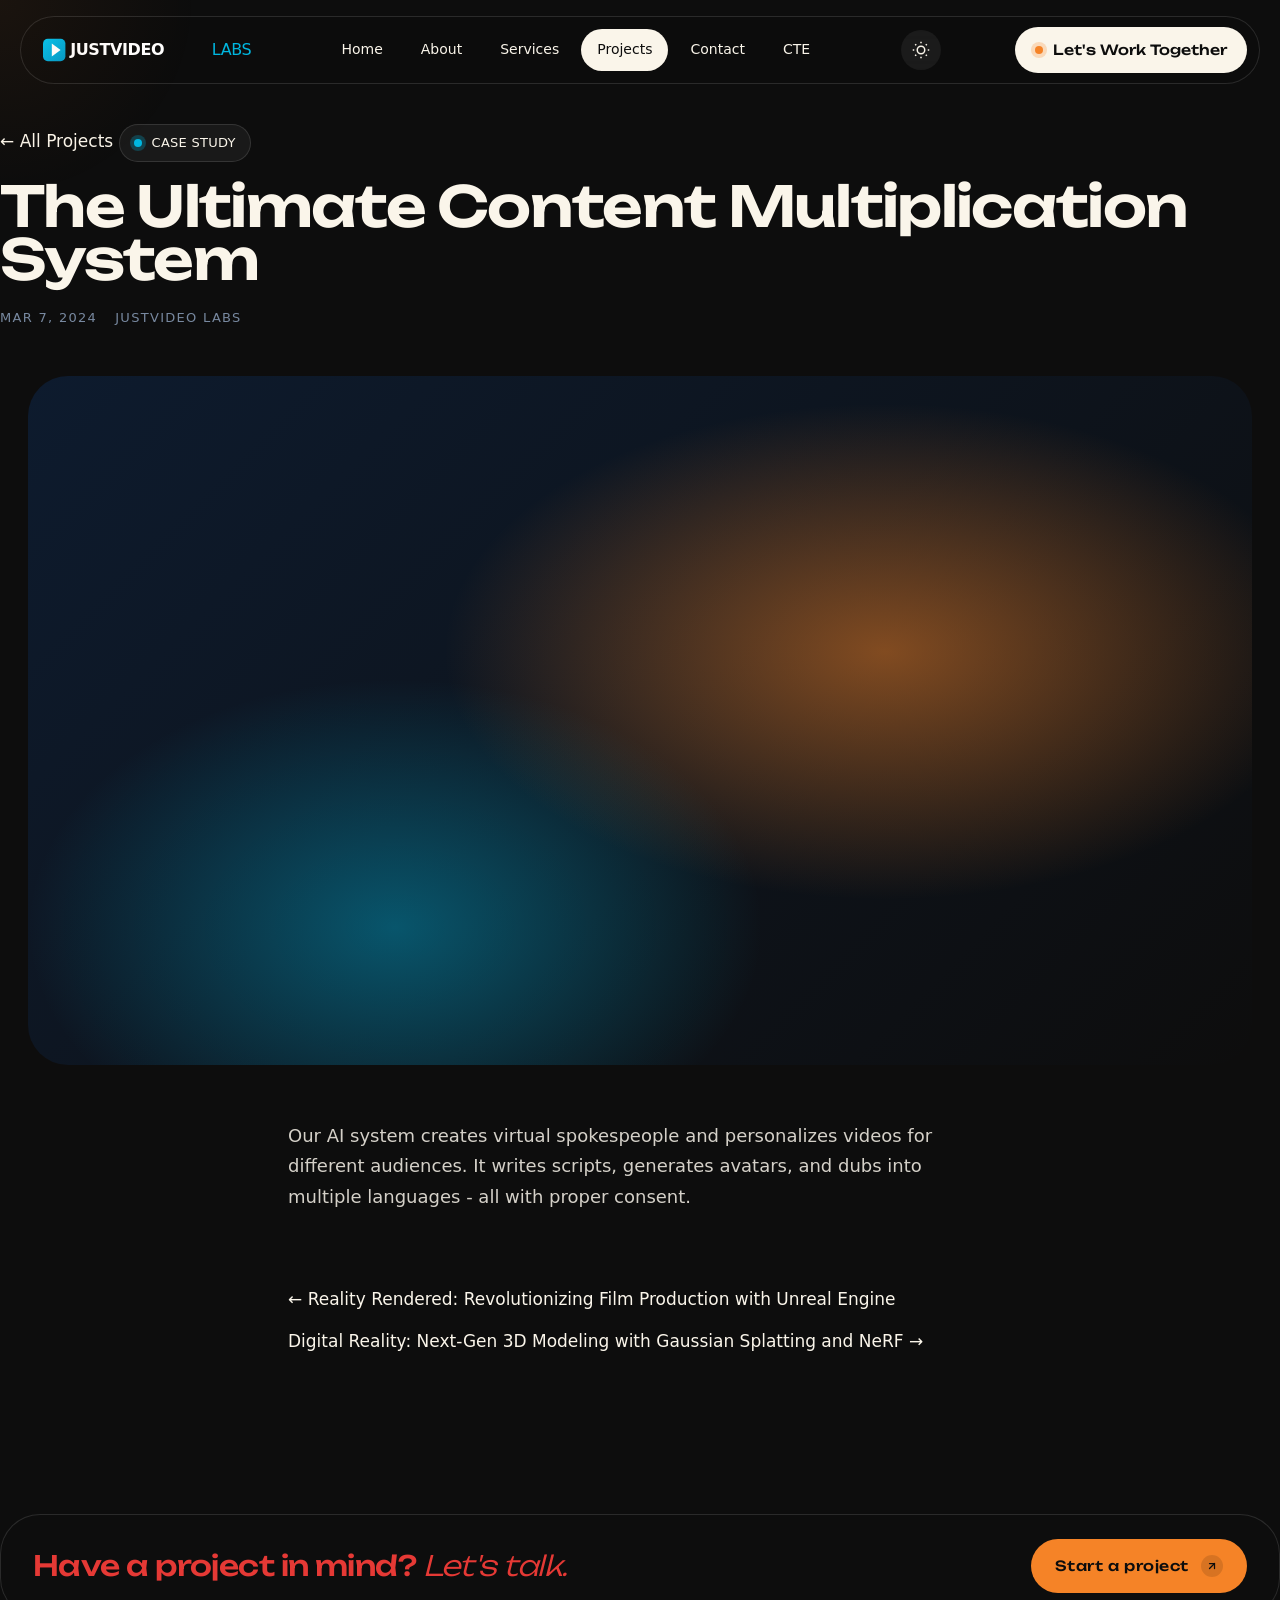
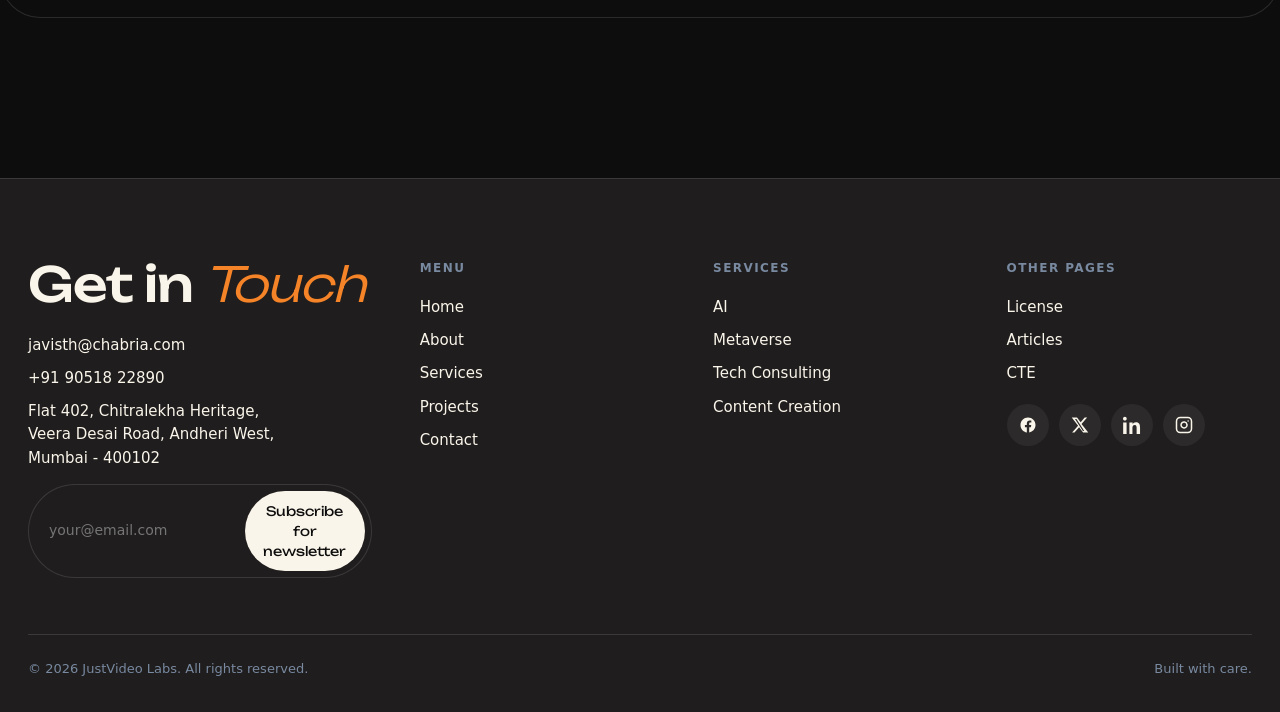
<file: the-ultimate-content-multiplication-system.html>
<!doctype html>
<html lang="en">
<head>
<meta charset="utf-8" />
<meta name="viewport" content="width=device-width,initial-scale=1" />
<title>The Ultimate Content Multiplication System - JustVideo Labs</title>
<meta name="description" content="AI-driven virtual influencers. Personalized video, multi-language dubbing, and ethical deep-fake workflows." />
<link rel="preconnect" href="https://fonts.googleapis.com" />
<link rel="preconnect" href="https://fonts.gstatic.com" crossorigin />
<link rel="stylesheet" href="https://fonts.googleapis.com/css2?family=Unbounded:wght@300;400;500;600;700&display=swap" />
<link rel="stylesheet" href="https://api.fontshare.com/v2/css?f[]=satoshi@300,400,500,700,900&display=swap" />
<link rel="stylesheet" href="./style.css" />
<script>try{if(localStorage.getItem('theme')==='light')document.documentElement.setAttribute('data-theme','light')}catch(e){}</script>
</head>
<body>
<div class="cursor-glow" id="cursorGlow"></div>

<header class="site-header">
  <nav class="nav" aria-label="Main">
    <a href="index.html" class="brand"><img class="brand-logo" src="./logo.svg" alt="JustVideo Labs" /></a>
    <ul class="nav-links"><li><a href="index.html">Home</a></li><li><a href="about.html">About</a></li><li><a href="genAiServices.html">Services</a></li><li><a href="case-studies.html" class="active">Projects</a></li><li><a href="contact-us.html">Contact</a></li><li><a href="https://cte.justvideosstudios.com">CTE</a></li></ul>
    <button class="theme-toggle" aria-label="Toggle theme"><svg class="icon-sun" viewBox="0 0 24 24" fill="none" stroke="currentColor" stroke-width="2"><circle cx="12" cy="12" r="5"/><path d="M12 1v2M12 21v2M4.22 4.22l1.42 1.42M18.36 18.36l1.42 1.42M1 12h2M21 12h2M4.22 19.78l1.42-1.42M18.36 5.64l1.42-1.42"/></svg><svg class="icon-moon" viewBox="0 0 24 24" fill="none" stroke="currentColor" stroke-width="2"><path d="M21 12.79A9 9 0 1 1 11.21 3 7 7 0 0 0 21 12.79z"/></svg></button>
    <a href="contact-us.html" class="nav-cta" data-magnet><span class="dot"></span>Let's Work Together</a>
    <button class="menu-btn" data-open-drawer aria-label="Open menu"><svg viewBox="0 0 24 24" width="20" height="20" fill="none" stroke="currentColor" stroke-width="2"><path d="M3 6h18M3 12h18M3 18h18"/></svg></button>
  </nav>
</header>
<div class="drawer" data-close-drawer><div class="drawer-panel"><button class="drawer-close" data-close-drawer><svg viewBox="0 0 24 24" width="18" height="18" fill="none" stroke="currentColor" stroke-width="2"><path d="M18 6 6 18M6 6l12 12"/></svg></button>
    <button class="theme-toggle" aria-label="Toggle theme"><svg class="icon-sun" viewBox="0 0 24 24" fill="none" stroke="currentColor" stroke-width="2"><circle cx="12" cy="12" r="5"/><path d="M12 1v2M12 21v2M4.22 4.22l1.42 1.42M18.36 18.36l1.42 1.42M1 12h2M21 12h2M4.22 19.78l1.42-1.42M18.36 5.64l1.42-1.42"/></svg><svg class="icon-moon" viewBox="0 0 24 24" fill="none" stroke="currentColor" stroke-width="2"><path d="M21 12.79A9 9 0 1 1 11.21 3 7 7 0 0 0 21 12.79z"/></svg></button><a href="index.html">Home</a><a href="about.html">About</a><a href="genAiServices.html">Services</a><a href="case-studies.html" class="active">Projects</a><a href="contact-us.html">Contact</a><a href="https://cte.justvideosstudios.com">CTE</a></div></div>


<section class="article-hero container">
  <a href="case-studies.html" class="more reveal" style="margin-bottom:14px">← All Projects</a>
  <span class="eyebrow reveal delay-1"><span class="pulse"></span> Case Study</span>
  <h1 class="display reveal delay-1" style="font-size:clamp(28px, 4.5vw, 56px); margin-top:18px">The Ultimate Content Multiplication System</h1>
  <div class="article-meta reveal delay-2" style="margin-top:22px"><span>Mar 7, 2024</span><span>JustVideo Labs</span></div>
</section>

<div class="container reveal">
  <div class="article-cover t6"></div>
</div>

<article class="article-content reveal">
  <p>Our AI system creates virtual spokespeople and personalizes videos for different audiences. It writes scripts, generates avatars, and dubs into multiple languages - all with proper consent.</p>
  <div style="display:flex; justify-content:space-between; gap:16px; margin-top:48px; flex-wrap:wrap; padding-top:24px; border-top:1px solid var(--line)"><a class="more" href="reality-rendered-revolutionizing-film-production-with-unreal-engine.html">← Reality Rendered: Revolutionizing Film Production with Unreal Engine</a><a class="more" href="digital-reality-next-gen-3d-modeling-with-gaussian-splatting-and-nerf.html">Digital Reality: Next-Gen 3D Modeling with Gaussian Splatting and NeRF →</a></div>
</article>


<section class="section container">
  <div class="cta-strip reveal">
    <h3>Have a project in mind? <em>Let's talk.</em></h3>
    <a class="btn btn-orange" href="contact-us.html" data-magnet>Start a project <span class="arrow"><svg width="12" height="12" viewBox="0 0 24 24" fill="none" stroke="currentColor" stroke-width="2.5" stroke-linecap="round" stroke-linejoin="round"><line x1="7" y1="17" x2="17" y2="7"/><polyline points="7 7 17 7 17 17"/></svg></span></a>
  </div>
</section>

<footer class="site-footer">
  <div class="container">
    <div class="footer-top">
      <div class="footer-brand"><h4>Get in <em>Touch</em></h4><ul class="footer-contacts"><li><a href="mailto:javisth@chabria.com">javisth@chabria.com</a></li><li><a href="tel:+919051822890">+91 90518 22890</a></li><li>Flat 402, Chitralekha Heritage,<br/>Veera Desai Road, Andheri West,<br/>Mumbai - 400102</li></ul><form class="newsletter" data-newsletter><input type="email" placeholder="your@email.com" required /><button type="submit">Subscribe for newsletter</button></form></div>
      <div class="footer-col"><h5>Menu</h5><ul><li><a href="index.html">Home</a></li><li><a href="about.html">About</a></li><li><a href="genAiServices.html">Services</a></li><li><a href="case-studies.html">Projects</a></li><li><a href="contact-us.html">Contact</a></li></ul></div>
      <div class="footer-col"><h5>Services</h5><ul><li><a href="genAiServices.html">AI</a></li><li><a href="genAiServices.html">Metaverse</a></li><li><a href="genAiServices.html">Tech Consulting</a></li><li><a href="genAiServices.html">Content Creation</a></li></ul></div>
      <div class="footer-col"><h5>Other Pages</h5><ul><li><a href="licensed-assets.html">License</a></li><li><a href="articles.html">Articles</a></li><li><a href="https://cte.justvideosstudios.com">CTE</a></li></ul><div class="socials" style="margin-top:18px"><a class="social" href="https://facebook.com/justvideolabs" aria-label="Facebook"><svg viewBox="0 0 24 24" fill="currentColor"><path d="M22 12.07C22 6.48 17.52 2 12 2S2 6.48 2 12.07c0 5.05 3.66 9.24 8.44 10v-7.07h-2.54v-2.93h2.54V9.86c0-2.51 1.49-3.9 3.78-3.9 1.1 0 2.24.2 2.24.2v2.46h-1.26c-1.24 0-1.63.77-1.63 1.56v1.88h2.78l-.45 2.93h-2.33V22c4.78-.76 8.44-4.95 8.44-9.93z"/></svg></a><a class="social" href="https://twitter.com/javishthchabria" aria-label="X"><svg viewBox="0 0 24 24" fill="currentColor"><path d="M18.244 2H21.5l-7.5 8.57L23 22h-6.844l-5.36-6.997L4.7 22H1.44l8.02-9.165L1 2h7.018l4.84 6.4zm-2.4 18h1.83L7.27 4H5.31z"/></svg></a><a class="social" href="https://linkedin.com/in/javisth" aria-label="LinkedIn"><svg viewBox="0 0 24 24" fill="currentColor"><path d="M4.98 3.5C4.98 4.88 3.87 6 2.5 6S0 4.88 0 3.5 1.12 1 2.5 1s2.48 1.12 2.48 2.5zM.22 8.5h4.56V24H.22zM8.5 8.5h4.37v2.12h.06c.61-1.16 2.1-2.39 4.32-2.39 4.62 0 5.47 3.04 5.47 7v8.77h-4.56v-7.78c0-1.86-.03-4.25-2.59-4.25-2.59 0-2.99 2.02-2.99 4.11V24H8.5z"/></svg></a><a class="social" href="https://www.instagram.com/justvideolabs/" aria-label="Instagram"><svg viewBox="0 0 24 24" fill="none" stroke="currentColor" stroke-width="2" stroke-linecap="round" stroke-linejoin="round"><rect x="2" y="2" width="20" height="20" rx="5"/><path d="M16 11.37A4 4 0 1 1 12.63 8 4 4 0 0 1 16 11.37z"/><line x1="17.5" y1="6.5" x2="17.51" y2="6.5"/></svg></a></div></div>
    </div>
    <div class="footer-bottom"><span>© <span data-year></span> JustVideo Labs. All rights reserved.</span><span>Built with care.</span></div>
  </div>
</footer>
<script src="./main.js"></script>
</body>
</html>
</file>
<file: style.css>
/* ================== JustVideo Labs — Site Styles ================== */

:root {
  /* ---------- Base palette ---------- */
  --cream:    #FAF5EA;
  --cream-2:  #F8F8F5;
  --forest:   #0d1b2e;
  --olive:    #1a2a3a;
  --ink:      #0D0D0D;
  --ink-2:    #1F1D1D;
  --muted:    #7889A0;
  --orange:   #F58327;
  --orange-2: #FF860D;
  --lime:     #00B7E0;
  --line:     rgba(13,13,13,0.10);
  --line-d:   rgba(255,255,255,0.12);

  /* ---------- Semantic tokens (dark default) ---------- */
  --bg:            var(--ink);
  --bg-2:          var(--ink-2);
  --fg:            var(--cream);
  --fg-heading:    var(--cream);
  --fg-2:          #d4d0c8;
  --border:        var(--line-d);
  --nav-bg:        rgba(13,13,13,0.65);
  --nav-bg-scroll: rgba(13,13,13,0.85);
  --nav-shadow:    rgba(255,255,255,0.04);
  --hover-bg:      rgba(255,255,255,0.06);
  --card-hover-bg: rgba(255,255,255,0.08);
  --eyebrow-bg:    rgba(255,255,255,0.05);

  --font-display: "Unbounded", "Inter", system-ui, sans-serif;
  --font-body:    "Satoshi", "Inter", system-ui, -apple-system, sans-serif;

  --r-sm: 14px; --r-md: 20px; --r-lg: 28px; --r-xl: 40px;

  --easing: cubic-bezier(.2,.8,.2,1);
}

/* ---------- Light mode overrides ---------- */
[data-theme="light"] {
  --bg:            var(--cream);
  --bg-2:          var(--cream-2);
  --fg:            var(--ink);
  --fg-heading:    var(--forest);
  --fg-2:          #3b3b3b;
  --border:        var(--line);
  --nav-bg:        rgba(255,255,255,0.65);
  --nav-bg-scroll: rgba(255,255,255,0.85);
  --nav-shadow:    rgba(13,13,13,0.06);
  --hover-bg:      rgba(13,13,13,0.06);
  --card-hover-bg: #fff;
  --eyebrow-bg:    rgba(13,13,13,0.05);
}

*{ box-sizing:border-box; margin:0; padding:0 }
html,body{ background:var(--bg); color:var(--fg) }
html{ scroll-behavior:smooth }
body{
  font-family:var(--font-body); font-size:17px; line-height:1.55;
  -webkit-font-smoothing:antialiased; -moz-osx-font-smoothing:grayscale;
  overflow-x:hidden;
  animation:fadeIn .6s ease both;
}
@keyframes fadeIn{ from{ opacity:0; transform:translateY(8px) } to{ opacity:1; transform:none } }
a{ color:inherit; text-decoration:none }
img,svg,video{ display:block; max-width:100% }
button{ font:inherit; cursor:pointer; border:0; background:none; color:inherit }
input,textarea,select{ font:inherit; color:inherit }

.container{ width:100%; max-width:1280px; margin:0 auto; padding:0 28px }
.section{ padding:80px 0 }

/* ---------- Reveal animation ---------- */
.reveal{ opacity:0; transform:translateY(28px); transition:opacity .9s var(--easing), transform .9s var(--easing) }
.reveal.in{ opacity:1; transform:none }
.reveal.delay-1{ transition-delay:.08s }
.reveal.delay-2{ transition-delay:.16s }
.reveal.delay-3{ transition-delay:.24s }
.reveal.delay-4{ transition-delay:.32s }

/* Additional reveal variants */
.reveal-left{ opacity:0; transform:translateX(-40px); transition:opacity .9s var(--easing), transform .9s var(--easing) }
.reveal-left.in{ opacity:1; transform:none }
.reveal-right{ opacity:0; transform:translateX(40px); transition:opacity .9s var(--easing), transform .9s var(--easing) }
.reveal-right.in{ opacity:1; transform:none }
.reveal-scale{ opacity:0; transform:scale(.92); transition:opacity .9s var(--easing), transform .9s var(--easing) }
.reveal-scale.in{ opacity:1; transform:none }

/* ---------- HEADER ---------- */
.site-header{ position:sticky; top:16px; z-index:50; padding:0 20px }
.nav{
  max-width:1280px; margin:0 auto;
  display:flex; align-items:center; justify-content:space-between;
  background:var(--nav-bg);
  backdrop-filter:blur(14px); -webkit-backdrop-filter:blur(14px);
  border:1px solid var(--border); border-radius:999px;
  padding:10px 12px 10px 22px;
  transition:background .3s ease, box-shadow .3s ease, transform .3s ease;
}
.site-header.scrolled .nav{
  background:var(--nav-bg-scroll);
  box-shadow:0 8px 24px var(--nav-shadow);
}
.brand{ display:inline-flex; align-items:center; gap:10px; font-family:var(--font-display); font-weight:600; font-size:18px; letter-spacing:-.01em }
.brand-mark{
  width:34px; height:34px; border-radius:9px; background:#000;
  display:grid; place-items:center; padding:3px; overflow:hidden;
}
.brand-mark img, .brand-mark svg{ width:100%; height:100%; object-fit:contain }
.brand-text{ display:inline-block }
.brand-logo{
  height:32px; width:auto; display:block;
}
[data-theme="light"] .brand-logo{
  filter:brightness(0.2);
}
.nav-links{ display:flex; gap:6px; list-style:none }
.nav-links a{
  display:inline-block; padding:10px 16px; border-radius:999px;
  font-size:14px; font-weight:500;
  transition:background .25s ease, color .25s ease;
}
.nav-links a:hover{ background:var(--hover-bg) }
.nav-links a.active{ background:var(--fg); color:var(--bg) }
.nav-cta{
  display:inline-flex; align-items:center; gap:10px;
  padding:12px 20px; border-radius:999px;
  background:var(--fg); color:var(--bg);
  font-family:var(--font-display); font-weight:500; font-size:14px;
  transition:transform .2s ease, background .25s ease, color .25s ease;
}
.nav-cta:hover{ background:var(--orange); color:var(--ink); transform:translateY(-1px) }
.nav-cta .dot{ width:8px; height:8px; border-radius:50%; background:var(--orange); box-shadow:0 0 0 4px rgba(245,131,39,0.25) }
.menu-btn{ display:none }

/* Theme toggle */
.theme-toggle{
  width:40px; height:40px; border-radius:50%;
  display:inline-grid; place-items:center;
  background:var(--hover-bg);
  transition:background .25s ease, color .25s ease, transform .2s ease;
  flex-shrink:0;
}
.theme-toggle:hover{ background:var(--fg); color:var(--bg); transform:scale(1.08) }
.theme-toggle svg{ width:18px; height:18px }
/* Sun icon for dark mode, moon for light */
.theme-toggle .icon-sun{ display:block }
.theme-toggle .icon-moon{ display:none }
[data-theme="light"] .theme-toggle .icon-sun{ display:none }
[data-theme="light"] .theme-toggle .icon-moon{ display:block }

/* Mobile drawer */
.drawer{
  position:fixed; inset:0; background:rgba(13,13,13,.6);
  backdrop-filter:blur(6px); z-index:90;
  opacity:0; pointer-events:none; transition:opacity .3s ease;
}
.drawer.open{ opacity:1; pointer-events:auto }
.drawer-panel{
  position:absolute; right:16px; top:16px; bottom:16px; width:min(360px, 92vw);
  background:var(--bg); border-radius:24px; padding:22px;
  display:flex; flex-direction:column; gap:8px;
  transform:translateX(20px); opacity:0; transition:opacity .3s ease, transform .3s ease;
}
.drawer.open .drawer-panel{ transform:none; opacity:1 }
.drawer-panel a{ padding:14px 16px; border-radius:14px; font-family:var(--font-display); font-weight:500; font-size:18px }
.drawer-panel a:hover{ background:var(--hover-bg) }
.drawer-panel a.active{ background:var(--fg); color:var(--bg) }
.drawer-close{
  width:44px; height:44px; border-radius:50%; background:var(--hover-bg);
  display:grid; place-items:center; align-self:flex-end; margin-bottom:6px;
}

/* ---------- HERO ---------- */
.hero{ padding:80px 0 40px }
.eyebrow{
  display:inline-flex; align-items:center; gap:10px;
  background:var(--eyebrow-bg); border:1px solid var(--border);
  border-radius:999px; padding:8px 14px;
  font-size:13px; font-weight:500; letter-spacing:.02em; text-transform:uppercase;
}
.eyebrow .pulse{
  width:8px; height:8px; border-radius:50%; background:var(--lime);
  box-shadow:0 0 0 4px rgba(0,183,224,0.25);
  animation:pulse 1.8s ease-in-out infinite;
}
@keyframes pulse{ 50%{ transform:scale(1.25); opacity:.7 } }

/* Typing cursor for homepage eyebrow */
.eyebrow-text{ display:inline }
.typing-cursor{
  display:inline-block; width:2px; height:1em; background:var(--orange);
  margin-left:2px; vertical-align:text-bottom;
  animation:blink .7s step-end infinite;
}
@keyframes blink{ 50%{ opacity:0 } }

.display{
  font-family:var(--font-display); font-weight:600;
  font-size:clamp(32px, 5.5vw, 80px); line-height:.95; letter-spacing:-0.03em;
  margin-top:26px; color:var(--fg-heading);
}
.display em{ font-style:italic; font-weight:300; color:var(--orange) }
.display .mic{ display:inline-block; transform:translateY(.05em) }

.h2-display{
  font-family:var(--font-display); font-weight:500;
  font-size:clamp(26px, 4vw, 48px); line-height:1.05; letter-spacing:-.02em; color:var(--fg-heading);
}
.h2-display em{ font-style:italic; font-weight:300; color:var(--orange) }

.lead{
  margin-top:28px; max-width:60ch;
  font-size:clamp(17px, 1.6vw, 21px); line-height:1.6; color:var(--fg);
}

.section-tag{
  display:inline-block; padding:6px 12px; border-radius:999px;
  background:var(--fg); color:var(--bg);
  font-family:var(--font-display); font-size:12px; font-weight:500; letter-spacing:.16em;
}

/* ---------- MARQUEE / TICKER ---------- */
.marquee{
  overflow:hidden; padding:18px 0;
  border-top:1px solid var(--border); border-bottom:1px solid var(--border);
  background:var(--bg-2);
}
.marquee-track{ display:flex; gap:48px; white-space:nowrap; animation:scroll-x 40s linear infinite }
.marquee-track:hover{ animation-play-state:paused }
.marquee-item{
  font-family:var(--font-display); font-weight:500; font-size:clamp(20px, 2.4vw, 36px);
  color:var(--fg-heading); letter-spacing:-.01em;
  display:inline-flex; align-items:center; gap:48px;
}
.marquee-item::after{ content:"\2726"; color:var(--orange); margin-left:8px }
@keyframes scroll-x{ from{ transform:translateX(0) } to{ transform:translateX(-50%) } }

/* ---------- BUTTONS ---------- */
.btn{
  display:inline-flex; align-items:center; gap:12px;
  padding:16px 24px; border-radius:999px;
  font-family:var(--font-display); font-weight:500; font-size:14px; letter-spacing:.04em;
  transition:transform .2s ease, background .25s ease, color .25s ease;
}
.btn-dark{ background:var(--fg); color:var(--bg) }
.btn-dark:hover{ background:var(--orange); color:var(--ink); transform:translateY(-1px) }
.btn-orange{ background:var(--orange); color:var(--ink) }
.btn-orange:hover{ background:var(--orange-2); transform:translateY(-1px) }
.btn-outline{ background:transparent; color:var(--fg); border:1px solid var(--border) }
.btn-outline:hover{ background:var(--fg); color:var(--bg) }
.btn .arrow{ display:inline-grid; place-items:center; width:22px; height:22px; border-radius:50%; background:rgba(255,255,255,0.18) }
.btn-orange .arrow{ background:rgba(0,0,0,0.12) }
.btn-outline .arrow{ background:var(--hover-bg) }

/* ---------- SECTION HEADS ---------- */
.section-head{
  display:grid; grid-template-columns:1fr auto; gap:24px; align-items:end;
  margin-bottom:48px;
}
.section-head .l{ display:grid; gap:14px }

/* ---------- CARDS ---------- */
.card{
  background:var(--bg-2);
  border:1px solid var(--border); border-radius:var(--r-xl);
  padding:36px;
}
.card.dark{ background:var(--forest); color:var(--cream); border-color:transparent }
.card.dark .card-tag{ background:var(--cream); color:var(--ink) }
.card-tag{
  display:inline-block; padding:6px 12px; border-radius:999px;
  background:var(--fg); color:var(--bg);
  font-family:var(--font-display); font-size:11px; font-weight:500; letter-spacing:.16em;
  margin-bottom:18px;
}

/* ---------- SERVICES ACCORDION ---------- */
.service-list{ display:grid; gap:14px }
.service-item{
  border:1px solid var(--border); border-radius:var(--r-lg);
  background:var(--bg-2);
  overflow:hidden;
  transition:background .3s ease, border-color .3s ease;
}
.service-item.open{ background:var(--forest); color:var(--cream); border-color:transparent }
.service-summary{
  display:flex; justify-content:space-between; align-items:center;
  padding:26px 30px; cursor:pointer;
  font-family:var(--font-display); font-weight:500; font-size:clamp(18px, 1.8vw, 22px); letter-spacing:-.01em;
}
.service-summary .num{ color:var(--orange); margin-right:14px }
.service-summary .toggle{
  width:40px; height:40px; border-radius:50%;
  display:grid; place-items:center;
  background:var(--hover-bg); transition:background .25s ease, transform .3s ease;
}
.service-item.open .toggle{ background:var(--orange); color:var(--ink); transform:rotate(45deg) }
.service-body{
  max-height:0; overflow:hidden;
  transition:max-height .5s var(--easing), padding .3s ease;
  padding:0 30px;
  color:rgba(255,255,255,0.78);
  font-size:16px; line-height:1.6;
}
.service-item.open .service-body{ max-height:480px; padding:0 30px 28px }

/* ---------- FAQ ACCORDION ---------- */
.faq-list{ display:grid; gap:10px }
.faq-item{
  border-bottom:1px solid var(--border);
}
.faq-summary{
  display:flex; justify-content:space-between; align-items:center; gap:24px;
  padding:24px 6px; cursor:pointer;
  font-family:var(--font-display); font-weight:500; font-size:clamp(16px, 1.6vw, 20px);
}
.faq-summary .toggle{
  width:38px; height:38px; border-radius:50%;
  background:var(--hover-bg); display:grid; place-items:center;
  transition:transform .3s ease, background .25s ease, color .25s ease;
}
.faq-item.open .toggle{ background:var(--orange); transform:rotate(45deg) }
.faq-body{
  max-height:0; overflow:hidden;
  transition:max-height .5s var(--easing), padding .3s ease;
  padding:0 6px;
  color:var(--fg-2); line-height:1.6;
}
.faq-item.open .faq-body{ max-height:400px; padding:0 6px 22px }

/* ---------- BRAND STRIP ---------- */
.brand-grid{
  display:grid; gap:0;
  grid-template-columns:repeat(4, 1fr);
  border:1px solid var(--border); border-radius:var(--r-xl);
  background:var(--bg-2); overflow:hidden;
}
.brand-cell{
  padding:38px 24px; min-height:130px;
  display:grid; place-items:center;
  border-right:1px solid var(--border); border-bottom:1px solid var(--border);
  transition:background .25s ease, transform .3s ease;
}
.brand-cell:hover{ background:var(--card-hover-bg); transform:translateY(-2px) }
.brand-cell:nth-child(4n){ border-right:0 }
.brand-cell:nth-last-child(-n+4){ border-bottom:0 }
@media (max-width:760px){
  .brand-grid{ grid-template-columns:repeat(2, 1fr) }
  .brand-cell{ border-right:1px solid var(--border) !important; border-bottom:1px solid var(--border) !important }
  .brand-cell:nth-child(2n){ border-right:0 !important }
  .brand-cell:nth-last-child(-n+2){ border-bottom:0 !important }
}

/* Brand logo images */
.brand-logo-img{
  height:32px; width:auto; max-width:160px;
  filter:brightness(0) invert(1);
  opacity:.7;
  transition:opacity .3s ease, filter .3s ease;
  object-fit:contain;
}
[data-theme="light"] .brand-logo-img{
  filter:brightness(0);
}
.brand-cell:hover .brand-logo-img{
  opacity:1;
  filter:brightness(0) invert(1) drop-shadow(0 0 8px rgba(245,131,39,0.4));
}
[data-theme="light"] .brand-cell:hover .brand-logo-img{
  filter:brightness(0) drop-shadow(0 0 8px rgba(245,131,39,0.4));
}
.brand-cell:active .brand-logo-img,
.brand-cell.show-color .brand-logo-img{
  filter:none !important;
  opacity:1;
}

/* ---------- STATS SECTION ---------- */
.stats-grid{
  display:grid; grid-template-columns:repeat(4, 1fr); gap:24px;
  padding:48px 0;
}
.stat-item{
  text-align:center; padding:24px;
}
.stat-number{
  font-family:var(--font-display); font-weight:700;
  font-size:clamp(28px, 4vw, 48px); line-height:1;
  color:var(--orange);
}
.stat-label{
  margin-top:8px;
  font-size:13px; font-weight:500; letter-spacing:.1em; text-transform:uppercase;
  color:var(--muted);
}
@media (max-width:760px){
  .stats-grid{ grid-template-columns:repeat(2, 1fr); gap:16px }
}

/* ---------- CASE STUDY (HOME) ---------- */
.case-grid{ display:grid; grid-template-columns:1fr 1fr; gap:24px }
.case-card{
  position:relative; overflow:hidden; border-radius:var(--r-xl);
  background:var(--ink); color:var(--cream); padding:36px;
  min-height:460px; display:flex; flex-direction:column; justify-content:space-between;
  transition:transform .4s var(--easing);
}
.case-card:hover{ transform:translateY(-4px) }
.case-card.alt{ background:var(--forest) }
.case-thumb{
  position:absolute; inset:0; z-index:0; opacity:.35;
  background:radial-gradient(80% 60% at 70% 40%, rgba(245,131,39,.55), transparent 60%),
             radial-gradient(60% 60% at 30% 80%, rgba(0,183,224,.45), transparent 60%);
}
.case-card .inner{ position:relative; z-index:1 }
.case-card h3{
  font-family:var(--font-display); font-weight:500;
  font-size:clamp(24px, 2.4vw, 34px); line-height:1.1; letter-spacing:-.01em;
  margin:18px 0 14px;
}
.case-card p{ color:rgba(255,255,255,.78); max-width:46ch }
.case-card .cs-cta{
  display:inline-flex; align-items:center; gap:10px;
  margin-top:24px; padding:12px 18px; border-radius:999px;
  background:rgba(255,255,255,0.1); font-family:var(--font-display); font-size:13px;
  transition:background .25s ease;
}
.case-card .cs-cta:hover{ background:var(--orange); color:var(--ink) }

@media (max-width:880px){ .case-grid{ grid-template-columns:1fr } .case-card{ min-height:340px } }

/* ---------- FEATURE GRID (Why choose us) ---------- */
.features{
  display:grid; grid-template-columns:repeat(3, 1fr); gap:18px;
}
.feature{
  background:var(--bg-2); border:1px solid var(--border);
  border-radius:var(--r-lg); padding:30px;
}
.feature .ico{
  width:54px; height:54px; border-radius:16px;
  background:var(--hover-bg); color:var(--fg);
  display:grid; place-items:center; font-size:24px;
  margin-bottom:18px;
}
.feature .ico svg{ width:24px; height:24px }
.feature h4{ font-family:var(--font-display); font-weight:500; font-size:20px; margin-bottom:10px; letter-spacing:-.01em }
.feature p{ color:var(--fg-2); line-height:1.55 }
@media (max-width:880px){ .features{ grid-template-columns:1fr } }

/* ---------- 3-STEP PROCESS ---------- */
.steps{ display:grid; gap:18px }
.step{
  display:grid; grid-template-columns:120px 1fr auto; gap:32px; align-items:start;
  background:var(--bg-2); border:1px solid var(--border); border-radius:var(--r-xl);
  padding:36px;
}
.step .step-num{ font-family:var(--font-display); font-size:clamp(32px, 5vw, 64px); line-height:1; color:var(--orange) }
.step h3{ font-family:var(--font-display); font-weight:500; font-size:clamp(22px, 2.4vw, 30px); margin-bottom:12px; letter-spacing:-.01em }
.step p{ color:var(--fg-2); line-height:1.6; max-width:64ch }
.step ul{ margin-top:14px; display:grid; gap:8px; padding-left:18px; color:var(--fg-2) }
.step .meta{ color:var(--muted); font-size:13px; letter-spacing:.1em; text-transform:uppercase }
@media (max-width:760px){
  .step{ grid-template-columns:1fr; gap:18px }
  .step .meta{ order:3 }
}

/* ---------- CTA STRIP ---------- */
.cta-strip{
  background:var(--ink); color:var(--cream);
  border:1px solid var(--line-d);
  border-radius:var(--r-xl); padding:24px 32px;
  display:grid; grid-template-columns:1fr auto; gap:32px; align-items:center;
}
[data-theme="light"] .cta-strip{ border-color:transparent }
.cta-strip h3{
  font-family:var(--font-display); font-weight:500;
  font-size:clamp(18px, 2.5vw, 28px); line-height:1.1; letter-spacing:-.02em;
  color:#E53935;
}
.cta-strip h3 em{ font-style:italic; font-weight:300; color:#E53935 }
@media (max-width:760px){ .cta-strip{ grid-template-columns:1fr; padding:20px 16px } }

/* ---------- CONTACT (info + form) ---------- */
.contact-grid{ display:grid; grid-template-columns:1fr 1fr; gap:24px }
.info-list{ list-style:none; display:grid; gap:22px }
.info-row{
  display:grid; grid-template-columns:48px 1fr; gap:18px; align-items:start;
  padding-bottom:22px; border-bottom:1px solid var(--border);
}
.info-row:last-child{ border-bottom:0; padding-bottom:0 }
.info-icon{
  width:48px; height:48px; border-radius:14px;
  background:var(--hover-bg); color:var(--fg); display:grid; place-items:center;
}
.info-icon svg{ width:22px; height:22px }
.info-label{ font-size:12px; font-weight:500; text-transform:uppercase; letter-spacing:.08em; color:var(--muted) }
.info-value{ margin-top:4px; font-size:17px; line-height:1.5 }
.info-value a{ border-bottom:1px solid transparent; transition:border-color .2s ease }
.info-value a:hover{ border-color:var(--fg) }

.socials{ display:flex; flex-wrap:wrap; gap:10px; margin-top:8px }
.social{
  display:inline-flex; align-items:center; justify-content:center;
  width:42px; height:42px; border-radius:50%;
  background:var(--hover-bg); color:var(--fg);
  transition:background .25s ease, color .25s ease, transform .2s ease;
}
.social:hover{ background:var(--fg); color:var(--bg); transform:translateY(-2px) }
.social svg{ width:18px; height:18px }

.form-card{ background:var(--forest); color:var(--cream); border-color:transparent }
.form-card .lead{ color:rgba(255,255,255,0.75); margin-top:6px }
.form{ display:grid; gap:14px; margin-top:22px }
.field label{ display:block; font-size:12px; letter-spacing:.08em; text-transform:uppercase; color:rgba(255,255,255,0.65); margin-bottom:8px }
.input,.textarea{
  width:100%; padding:16px 18px;
  background:rgba(255,255,255,0.06); border:1px solid var(--line-d);
  border-radius:var(--r-md); color:var(--cream);
  font-family:var(--font-body); font-size:16px;
  outline:none; transition:border-color .2s ease, background .2s ease;
}
.input::placeholder,.textarea::placeholder{ color:rgba(255,255,255,0.45) }
.input:focus,.textarea:focus{ border-color:var(--orange); background:rgba(255,255,255,0.09) }
.textarea{ min-height:130px; resize:vertical }
.submit{
  margin-top:6px;
  display:inline-flex; align-items:center; justify-content:center; gap:12px;
  padding:18px 24px; border-radius:var(--r-md);
  background:var(--orange); color:var(--ink);
  font-family:var(--font-display); font-weight:500; font-size:15px; letter-spacing:.01em;
  transition:background .25s ease, transform .2s ease;
}
.submit:hover{ background:var(--orange-2); transform:translateY(-1px) }

@media (max-width:880px){ .contact-grid{ grid-template-columns:1fr } }

/* ---------- MAP ---------- */
.map-wrap{
  margin-top:24px; border-radius:var(--r-xl); overflow:hidden;
  border:1px solid var(--border); aspect-ratio:16/7; background:var(--bg-2);
}
.map-wrap iframe{ width:100%; height:100%; border:0; filter:contrast(1.05) saturate(.9) }

/* ---------- ARTICLE LIST / CARDS ---------- */
.article-grid{ display:grid; grid-template-columns:repeat(3, 1fr); gap:20px }
@media (max-width:1000px){ .article-grid{ grid-template-columns:repeat(2, 1fr) } }
@media (max-width:640px){ .article-grid{ grid-template-columns:1fr } }
.article-card{
  background:var(--bg-2); border:1px solid var(--border);
  border-radius:var(--r-xl); overflow:hidden;
  display:flex; flex-direction:column;
  transition:transform .4s var(--easing), box-shadow .4s ease;
}
.article-card:hover{ transform:translateY(-4px); box-shadow:0 24px 48px rgba(13,13,13,.08) }
.article-thumb{
  aspect-ratio:16/10;
  background:radial-gradient(70% 60% at 70% 30%, rgba(245,131,39,.45), transparent 60%),
             radial-gradient(60% 70% at 20% 80%, rgba(38,48,22,.7), transparent 60%),
             linear-gradient(135deg, #1F1D1D, #0d0d0d);
}
.article-thumb.t2{ background:radial-gradient(70% 60% at 30% 30%, rgba(0,183,224,.55), transparent 60%), linear-gradient(135deg, #0d1b2e, #0d0d0d) }
.article-thumb.t3{ background:radial-gradient(60% 60% at 60% 50%, rgba(245,131,39,.6), transparent 60%), linear-gradient(135deg, #1a2a3a, #0d0d0d) }
.article-thumb.t4{ background:radial-gradient(70% 70% at 50% 30%, rgba(255,134,13,.4), transparent 60%), linear-gradient(135deg, #1F1D1D, #0d1b2e) }
.article-thumb.t5{ background:radial-gradient(60% 70% at 80% 80%, rgba(0,183,224,.45), transparent 60%), linear-gradient(135deg, #0d0d0d, #1a2a3a) }
.article-thumb.t6{ background:radial-gradient(50% 70% at 20% 50%, rgba(245,131,39,.5), transparent 60%), linear-gradient(135deg, #0d1b2e, #1F1D1D) }
.article-thumb.t7{ background:radial-gradient(70% 70% at 50% 80%, rgba(0,183,224,.5), transparent 60%), linear-gradient(135deg, #1F1D1D, #0d0d0d) }
.article-card .body{ padding:24px; display:flex; flex-direction:column; gap:12px; flex:1 }
.article-card .body p{ color:var(--fg-2) }
.article-card .meta{ font-size:12px; letter-spacing:.1em; text-transform:uppercase; color:var(--muted) }
.article-card h3{ font-family:var(--font-display); font-weight:500; font-size:21px; line-height:1.25; letter-spacing:-.01em }
.article-card .more{ margin-top:auto; display:inline-flex; align-items:center; gap:8px; font-family:var(--font-display); font-size:13px; color:var(--orange) }

/* ---------- FOOTER ---------- */
footer.site-footer{
  margin-top:80px; padding:80px 0 32px;
  background:var(--bg-2); border-top:1px solid var(--border);
}
.footer-top{
  display:grid; grid-template-columns:1.4fr 1fr 1fr 1fr; gap:48px;
  padding-bottom:56px; border-bottom:1px solid var(--border);
}
.footer-brand h4{
  font-family:var(--font-display); font-weight:500;
  font-size:clamp(28px, 4vw, 48px); line-height:1.05; letter-spacing:-.02em;
  margin-bottom:24px; color:var(--fg-heading);
}
.footer-brand h4 em{ font-style:italic; font-weight:300; color:var(--orange) }
.footer-contacts{ list-style:none; display:grid; gap:10px; font-size:15px }
.footer-contacts a:hover{ color:var(--orange) }
.footer-col h5{
  font-size:12px; font-weight:600; letter-spacing:.12em; text-transform:uppercase;
  color:var(--muted); margin-bottom:18px;
}
.footer-col ul{ list-style:none; display:grid; gap:10px; font-size:15px }
.footer-col a:hover{ color:var(--orange) }
.newsletter{
  display:flex; gap:8px; margin-top:14px;
  background:var(--bg-2); border:1px solid var(--border);
  border-radius:999px; padding:6px;
}
.newsletter input{
  flex:1; border:0; outline:0; background:transparent;
  padding:10px 14px; font-size:14px;
}
.newsletter button{
  padding:10px 16px; border-radius:999px;
  background:var(--fg); color:var(--bg);
  font-family:var(--font-display); font-size:13px;
  transition:background .25s ease, color .25s ease;
}
.newsletter button:hover{ background:var(--orange); color:var(--ink) }
.footer-bottom{
  display:flex; flex-wrap:wrap; gap:16px; justify-content:space-between; align-items:center;
  padding-top:24px; font-size:13px; color:var(--muted);
}

@media (max-width:960px){
  .nav-links{ display:none }
  .menu-btn{
    display:inline-flex; align-items:center; justify-content:center;
    width:44px; height:44px; border-radius:50%;
    background:var(--fg); color:var(--bg);
  }
  .nav-cta{ display:none }
  .footer-top{ grid-template-columns:1fr 1fr }
}
@media (max-width:560px){
  .container{ padding:0 16px }
  .hero{ padding:40px 0 20px }
  .card{ padding:20px }
  .footer-top{ grid-template-columns:1fr; gap:36px }
  .section{ padding:48px 0 }
  .article-cover{ border-radius:var(--r-lg) }
  .video-cover .play-btn{ width:52px; height:36px }
  .cta-strip{ padding:32px 20px !important }
}

/* ---------- ARTICLE PAGE TYPOGRAPHY ---------- */
.article-hero{ padding:56px 0 24px }
.article-meta{ display:flex; gap:18px; font-size:13px; letter-spacing:.1em; text-transform:uppercase; color:var(--muted) }
.article-content{ max-width:760px; margin:0 auto; padding:40px 28px 80px }
.article-content p{ font-size:18px; line-height:1.7; margin-bottom:22px; color:var(--fg-2) }
.article-content h2{ font-family:var(--font-display); font-weight:500; font-size:30px; margin:36px 0 14px; letter-spacing:-.01em; color:var(--fg-heading) }
.article-content blockquote{
  border-left:4px solid var(--orange); padding:14px 22px;
  background:var(--bg-2); border-radius:8px;
  font-family:var(--font-display); font-size:20px; color:var(--fg-heading);
  margin:22px 0;
}
.article-cover{
  aspect-ratio:16/9; border-radius:var(--r-xl); margin:24px 0 16px;
  background:radial-gradient(60% 60% at 70% 40%, rgba(245,131,39,.5), transparent 60%),
             radial-gradient(50% 60% at 30% 80%, rgba(0,183,224,.4), transparent 60%),
             linear-gradient(135deg, #0d1b2e, #0d0d0d);
  position:relative; overflow:hidden;
}
.article-cover iframe{
  position:absolute; top:0; left:0; width:100%; height:100%; border:0;
}
a.video-cover{
  display:block; text-decoration:none; cursor:pointer;
}
.video-cover img{
  position:absolute; top:0; left:0; width:100%; height:100%;
  object-fit:cover;
}
.video-cover .play-btn{
  position:absolute; top:50%; left:50%;
  transform:translate(-50%,-50%);
  width:68px; height:48px;
  opacity:.85; transition:opacity .2s ease, transform .2s ease;
  z-index:1; filter:drop-shadow(0 2px 8px rgba(0,0,0,.4));
}
.video-cover:hover .play-btn{
  opacity:1; transform:translate(-50%,-50%) scale(1.1);
}

/* ---------- 404 ---------- */
.notfound{
  min-height:70vh; display:grid; place-items:center; text-align:center; padding:60px 20px;
}
.notfound .big{
  font-family:var(--font-display); font-weight:600;
  font-size:clamp(110px, 22vw, 280px); line-height:.85; letter-spacing:-.04em;
  color:var(--fg-heading);
}
.notfound .big em{ font-style:italic; font-weight:300; color:var(--orange) }

/* ---------- TICKER (values) ---------- */
.ticker{
  background:var(--ink); color:var(--cream);
  border:1px solid var(--line-d);
  border-radius:var(--r-xl); padding:18px 0; overflow:hidden;
}
[data-theme="light"] .ticker{ border-color:transparent }
.ticker .marquee-track{ animation-duration:50s }
.ticker .marquee-item{ color:var(--cream) }
.ticker .marquee-item::after{ color:var(--orange) }

/* ---------- TABS (About) ---------- */
.tabs{ display:grid; grid-template-columns:280px 1fr; gap:24px }
@media (max-width:880px){ .tabs{ grid-template-columns:1fr } }
.tabs-nav{ display:grid; gap:8px; align-content:start }
.tab-btn{
  text-align:left; padding:18px 22px; border-radius:var(--r-md);
  background:var(--bg-2); border:1px solid var(--border);
  font-family:var(--font-display); font-weight:500; font-size:16px;
  display:flex; gap:14px; align-items:center;
  transition:background .25s ease, color .25s ease, border-color .25s ease;
}
.tab-btn .num{ color:var(--orange) }
.tab-btn.active{ background:var(--fg); color:var(--bg); border-color:transparent }
.tab-btn.active .num{ color:var(--orange) }
.tab-panel{
  display:none;
  background:var(--bg-2); border:1px solid var(--border);
  border-radius:var(--r-xl); padding:36px;
}
.tab-panel.active{ display:block }
.tab-panel h3{ font-family:var(--font-display); font-weight:500; font-size:clamp(22px, 2.6vw, 32px); margin-bottom:14px; letter-spacing:-.01em }
.tab-panel p{ color:var(--fg-2); line-height:1.7 }

/* ---------- CURSOR GLOW ---------- */
.cursor-glow{
  position:fixed; top:0; left:0; width:400px; height:400px;
  pointer-events:none; z-index:9999;
  background:radial-gradient(circle, rgba(245,131,39,0.06) 0%, transparent 70%);
  border-radius:50%;
  transform:translate(-50%, -50%);
  transition:opacity .3s ease;
  will-change:transform;
}
@media (pointer:coarse){ .cursor-glow{ display:none } }

/* ---------- 3D TILT ---------- */
[data-tilt]{
  transition:transform .3s var(--easing);
  will-change:transform;
}

/* ---------- UTILITY ---------- */
.section--tight-top{ padding-top:24px }

/* ---------- FLOATING KEYWORD BUBBLES ---------- */
.bubble-wrap{
  display:flex; flex-wrap:wrap; justify-content:center; gap:14px;
  margin-top:32px; min-height:180px; position:relative;
}
.bubble{
  display:inline-flex; align-items:center; justify-content:center;
  padding:12px 24px; border-radius:999px;
  background:var(--bg-2); border:1px solid var(--border);
  font-family:var(--font-display); font-weight:500; font-size:15px;
  color:var(--fg-heading); letter-spacing:.02em;
  animation:float 6s ease-in-out infinite;
}
.bubble:nth-child(2){ animation-delay:.4s }
.bubble:nth-child(3){ animation-delay:.8s }
.bubble:nth-child(4){ animation-delay:1.2s }
.bubble:nth-child(5){ animation-delay:1.6s }
.bubble:nth-child(6){ animation-delay:2.0s }
.bubble:nth-child(7){ animation-delay:2.4s }
.bubble:nth-child(8){ animation-delay:2.8s }
@keyframes float{
  0%,100%{ transform:translateY(0) }
  50%{ transform:translateY(-12px) }
}
@media (max-width:560px){
  .bubble-wrap{ min-height:120px; gap:10px }
  .bubble{ padding:8px 16px; font-size:13px }
}

/* ---------- CASE STUDY EXPANDABLE PANELS ---------- */
.cs-expandable{ margin-bottom:20px }
.cs-expandable .article-card{
  cursor:pointer; position:relative;
  transition:transform .4s var(--easing), box-shadow .4s ease;
}
.cs-expandable .article-card:hover{ transform:translateY(-4px); box-shadow:0 24px 48px rgba(13,13,13,.08) }
.cs-chevron{
  position:absolute; right:20px; top:50%; transform:translateY(-50%);
  width:32px; height:32px; border-radius:50%;
  background:var(--hover-bg); display:grid; place-items:center;
  transition:transform .3s ease, background .25s ease;
}
.cs-expandable.open .cs-chevron{ transform:translateY(-50%) rotate(180deg); background:var(--orange) }
.cs-panel{
  max-height:0; overflow:hidden;
  transition:max-height .6s var(--easing);
}
.cs-expandable.open .cs-panel{ max-height:2000px }
.cs-panel-inner{
  padding:24px 24px 32px;
  background:var(--bg-2); border:1px solid var(--border);
  border-radius:0 0 var(--r-xl) var(--r-xl);
  margin-top:-20px; padding-top:40px;
}
.cs-panel-inner p{ color:var(--fg-2); line-height:1.7; font-size:16px; margin-bottom:14px }
.cs-panel-inner p:last-child{ margin-bottom:0 }
.cs-panel-inner .cs-yt-thumb{
  display:block; border-radius:var(--r-md); overflow:hidden;
  margin-bottom:18px; position:relative;
}
.cs-panel-inner .cs-yt-thumb img{ width:100%; display:block }
.cs-panel-inner .cs-yt-thumb .play-btn{
  position:absolute; top:50%; left:50%; transform:translate(-50%,-50%);
  width:60px; height:42px; opacity:.85;
}

/* ---------- ORBIT LAYOUT ---------- */
.orbit-wrap{
  position:relative; width:100%; max-width:620px; margin:0 auto;
  aspect-ratio:1; display:grid; place-items:center;
}
.orbit-center{
  width:120px; height:120px; border-radius:50%;
  background:var(--orange); color:var(--ink);
  display:grid; place-items:center; text-align:center;
  font-family:var(--font-display); font-weight:600; font-size:20px;
  z-index:2; position:relative;
}
.orbit-ring{
  position:absolute; inset:0;
  border:1px dashed var(--border); border-radius:50%;
}
.orbit-node{
  position:absolute; top:50%; left:50%;
  width:140px; margin-left:-70px; margin-top:-44px;
  text-align:center; z-index:3;
}
.orbit-node .orbit-dot{
  width:56px; height:56px; border-radius:50%;
  background:var(--forest); color:var(--cream);
  display:grid; place-items:center; margin:0 auto 8px;
  transition:background .25s ease, transform .2s ease;
}
.orbit-node:hover .orbit-dot{ background:var(--orange); color:var(--ink); transform:scale(1.1) }
.orbit-node h4{
  font-family:var(--font-display); font-weight:500; font-size:13px;
  letter-spacing:-.01em; color:var(--fg-heading);
}
.orbit-node .orbit-desc{
  font-size:12px; line-height:1.4; color:var(--muted);
  max-height:0; overflow:hidden; transition:max-height .3s ease, opacity .3s ease; opacity:0;
  margin-top:4px;
}
.orbit-node:hover .orbit-desc,
.orbit-node.active .orbit-desc{ max-height:120px; opacity:1 }
.orbit-node:nth-child(1){ transform:rotate(0deg) translateY(-260px) rotate(0deg) }
.orbit-node:nth-child(2){ transform:rotate(60deg) translateY(-260px) rotate(-60deg) }
.orbit-node:nth-child(3){ transform:rotate(120deg) translateY(-260px) rotate(-120deg) }
.orbit-node:nth-child(4){ transform:rotate(180deg) translateY(-260px) rotate(-180deg) }
.orbit-node:nth-child(5){ transform:rotate(240deg) translateY(-260px) rotate(-240deg) }
.orbit-node:nth-child(6){ transform:rotate(300deg) translateY(-260px) rotate(-300deg) }
@media (max-width:760px){
  .orbit-wrap{
    aspect-ratio:auto; max-width:100%;
    display:grid; grid-template-columns:1fr; gap:14px;
  }
  .orbit-center{
    width:100%; height:auto; border-radius:var(--r-lg);
    padding:24px; aspect-ratio:auto; font-size:22px;
  }
  .orbit-ring{ display:none }
  .orbit-node{
    position:static; width:100%; margin:0;
    background:var(--bg-2); border:1px solid var(--border);
    border-radius:var(--r-lg); padding:20px;
    display:flex; align-items:center; gap:16px; text-align:left;
    transform:none !important;
  }
  .orbit-node .orbit-dot{ margin:0; flex-shrink:0; width:48px; height:48px }
  .orbit-node .orbit-desc{ max-height:120px; opacity:1 }
}
</file>
